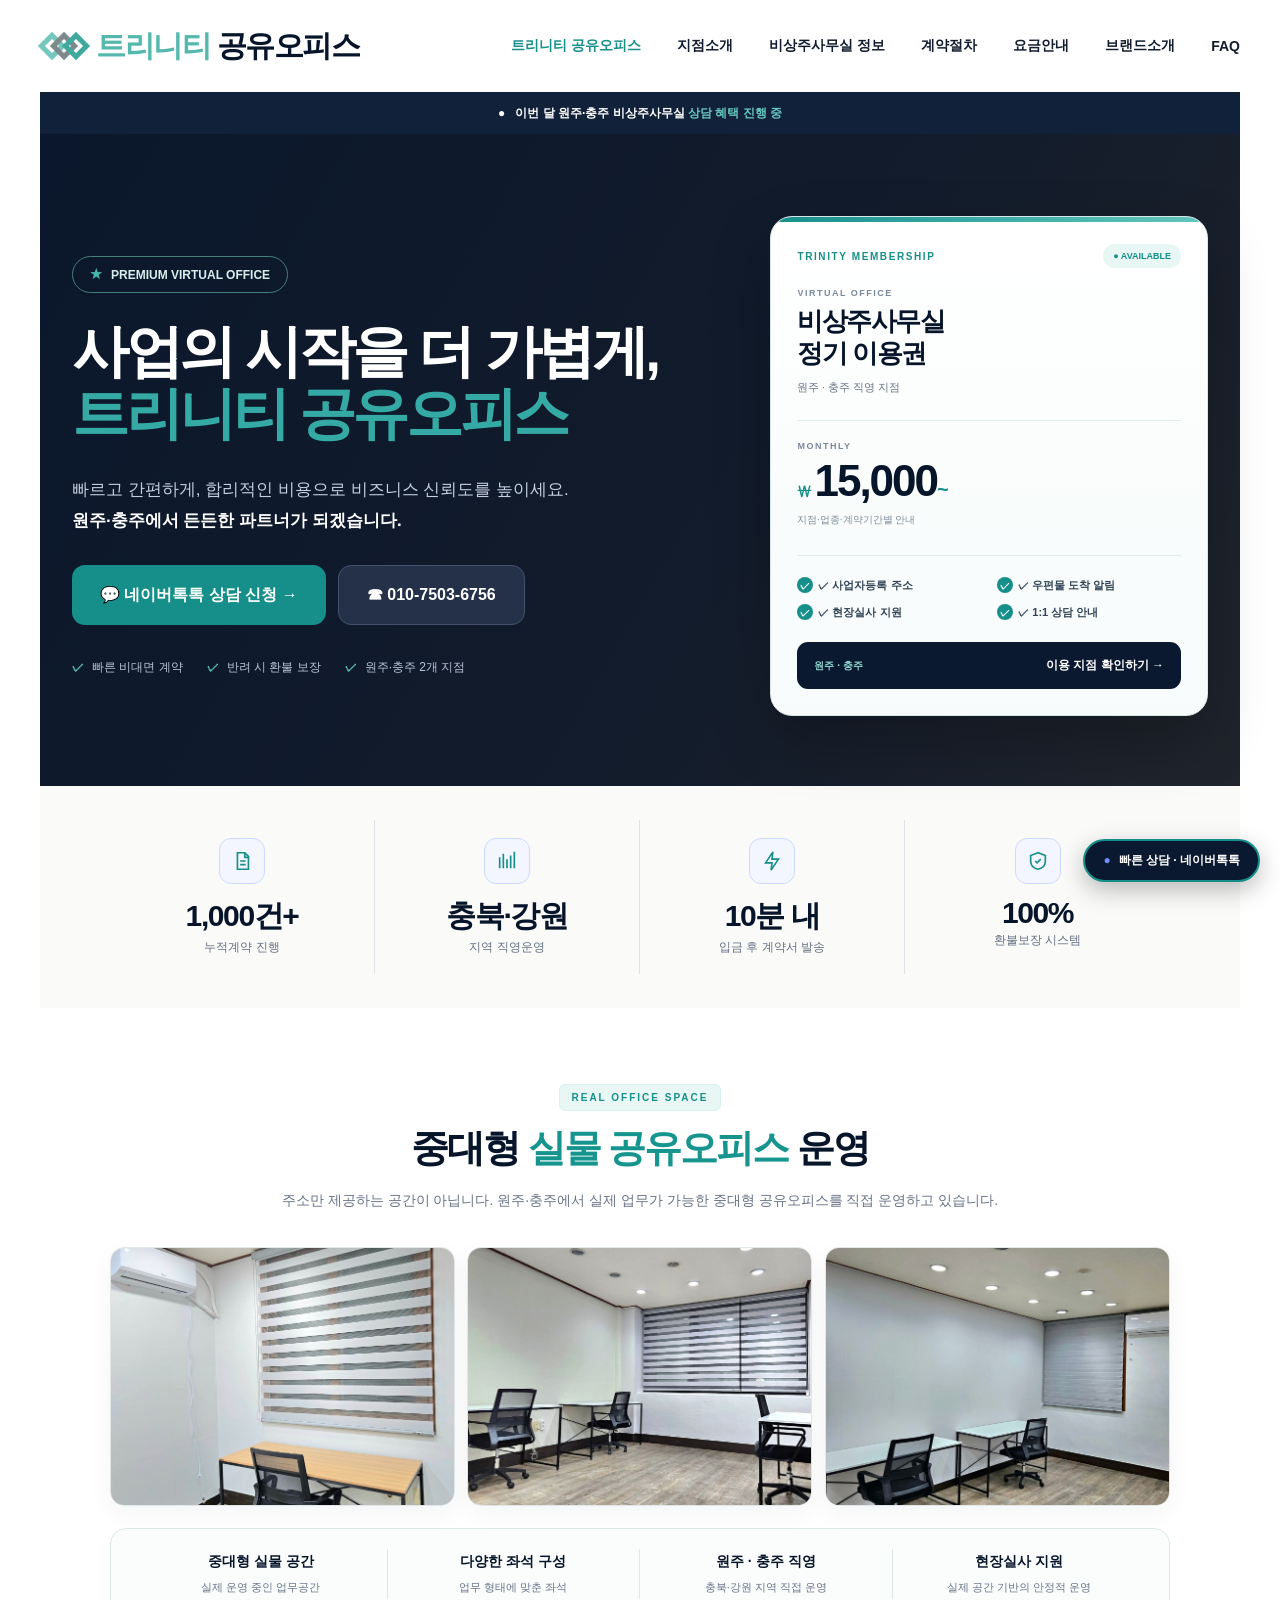
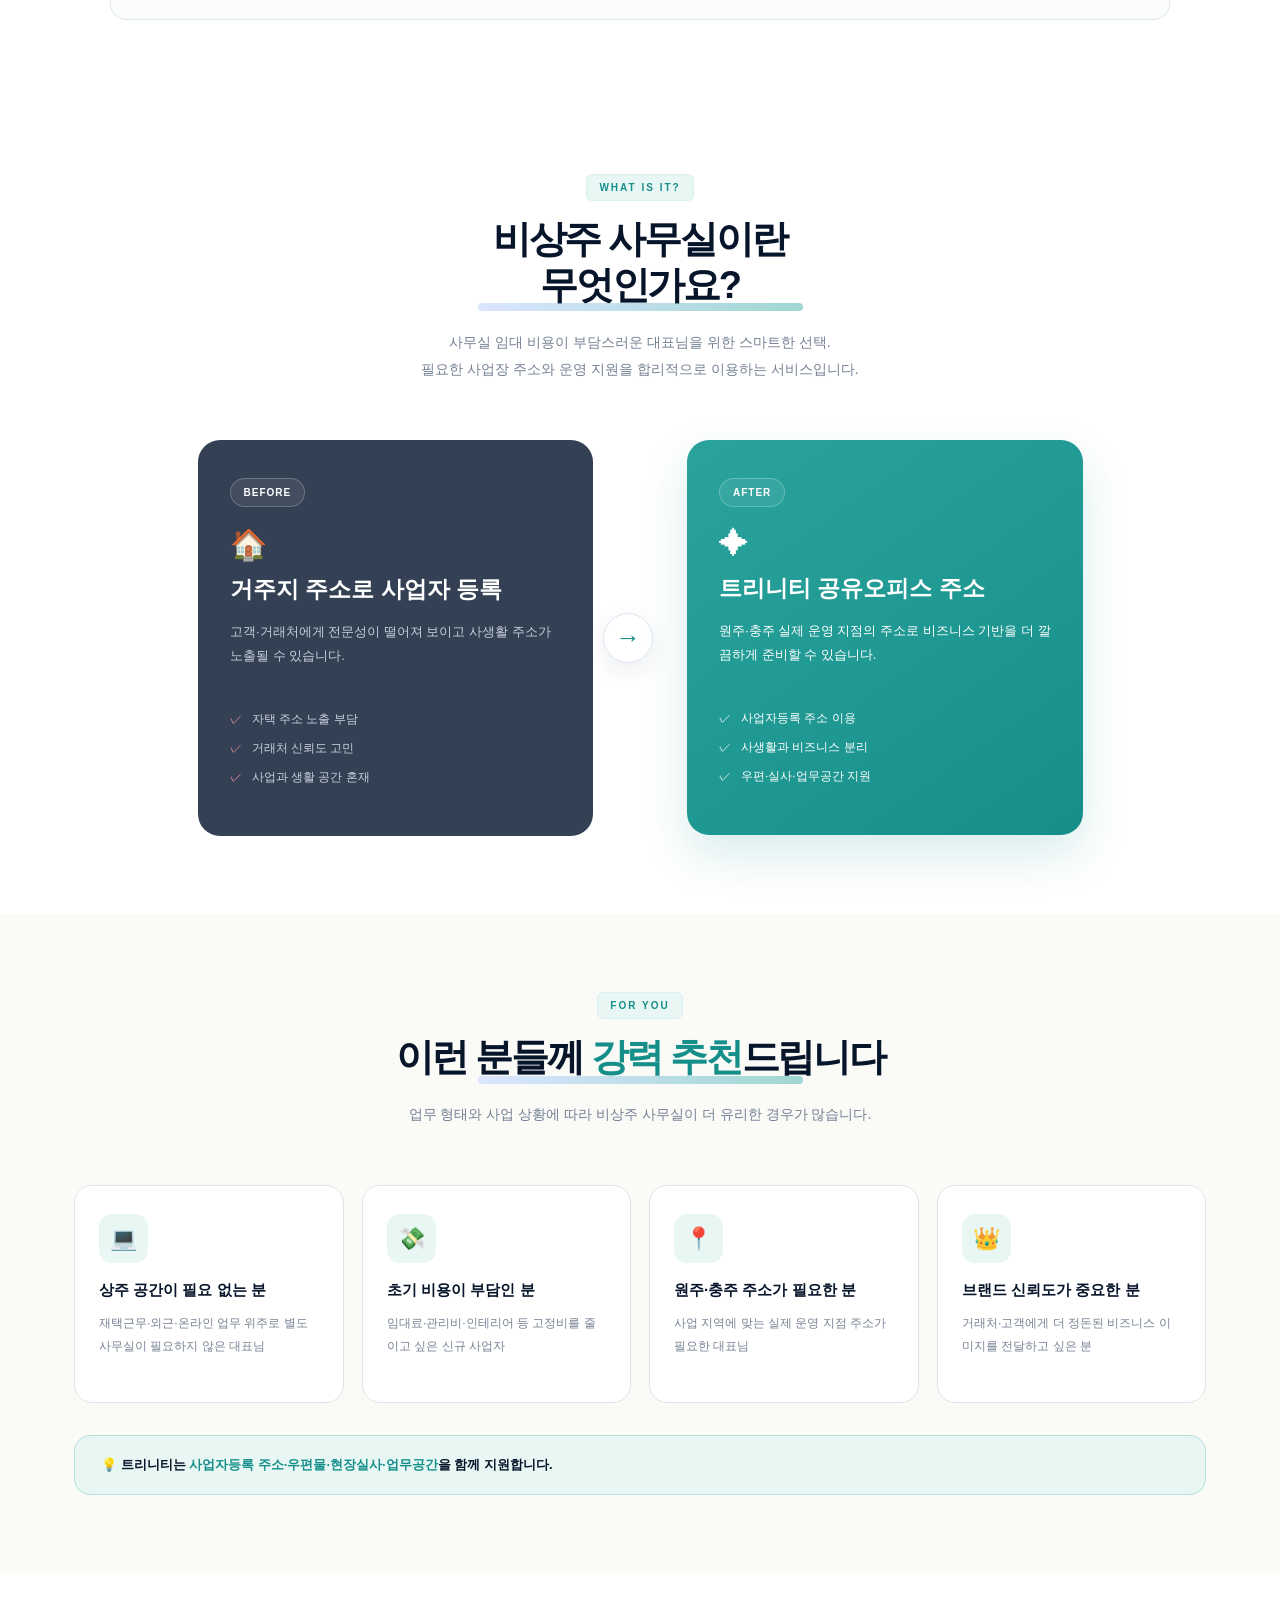
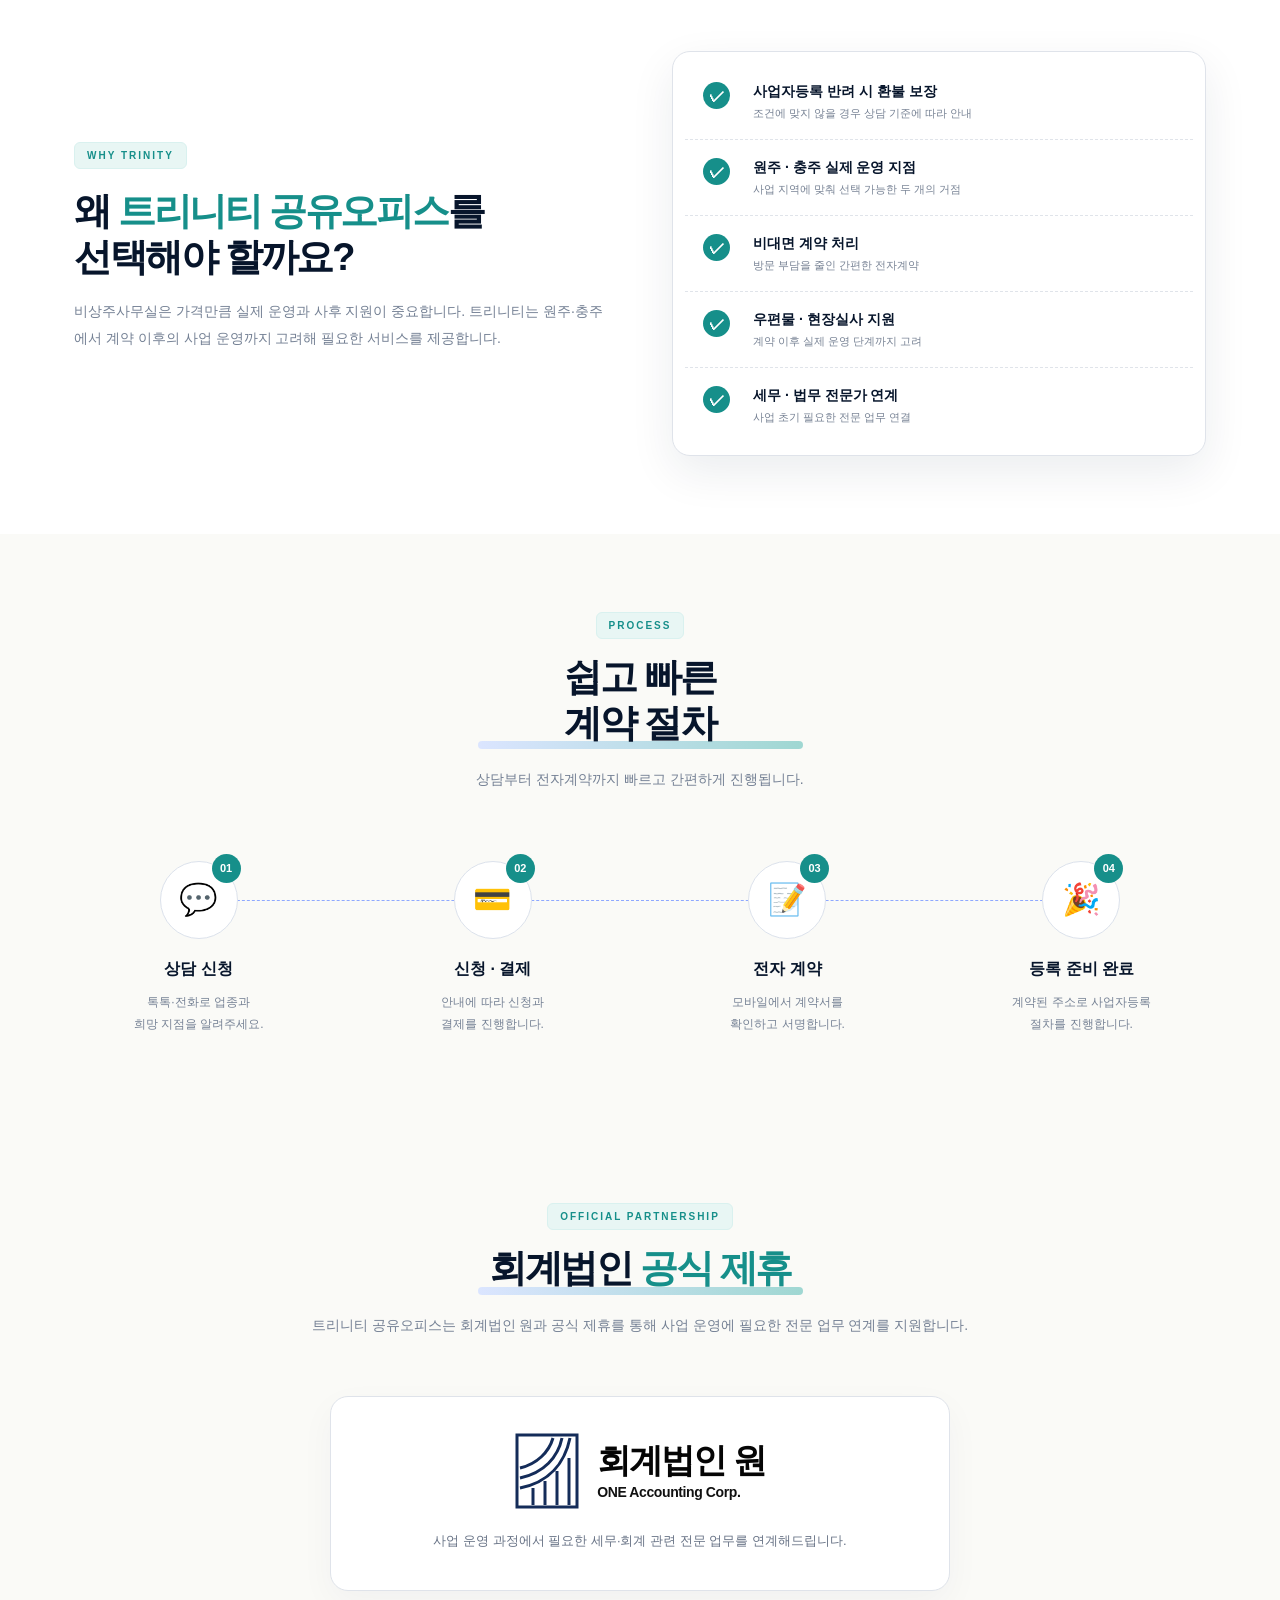
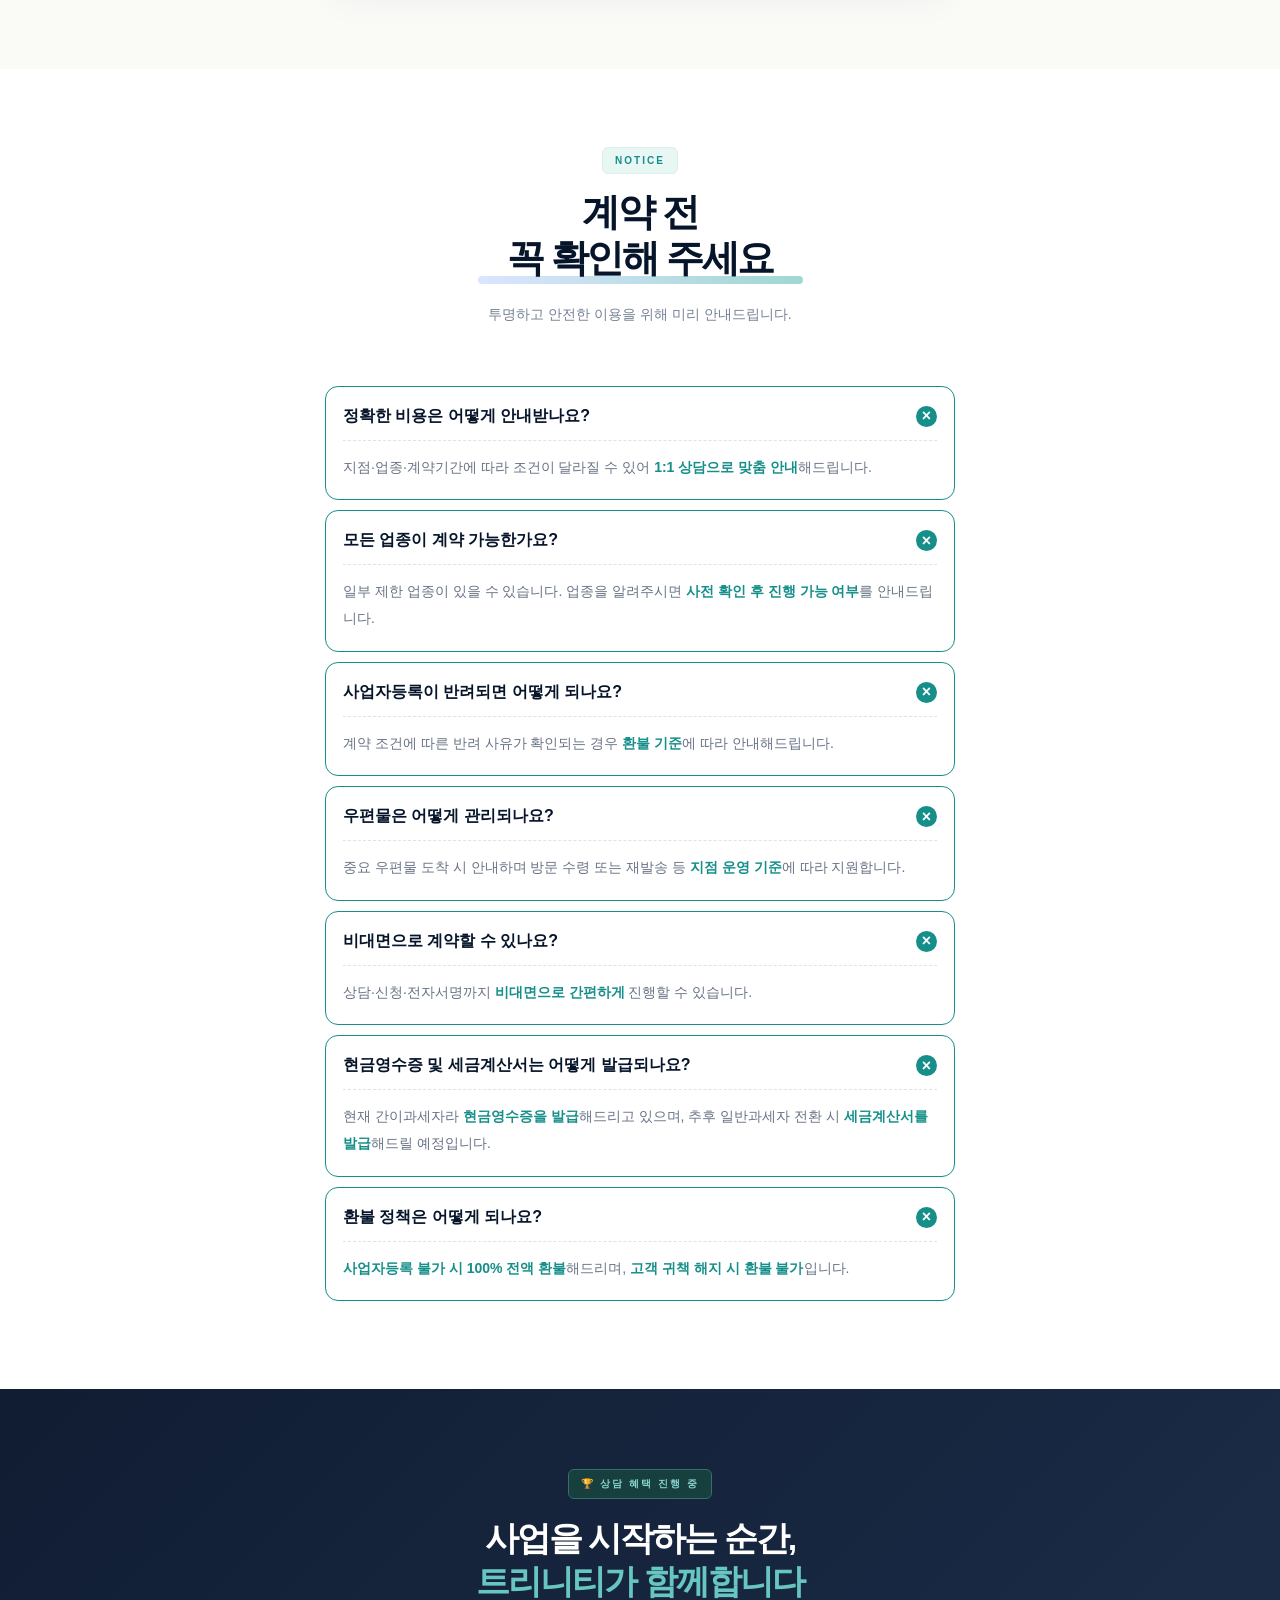
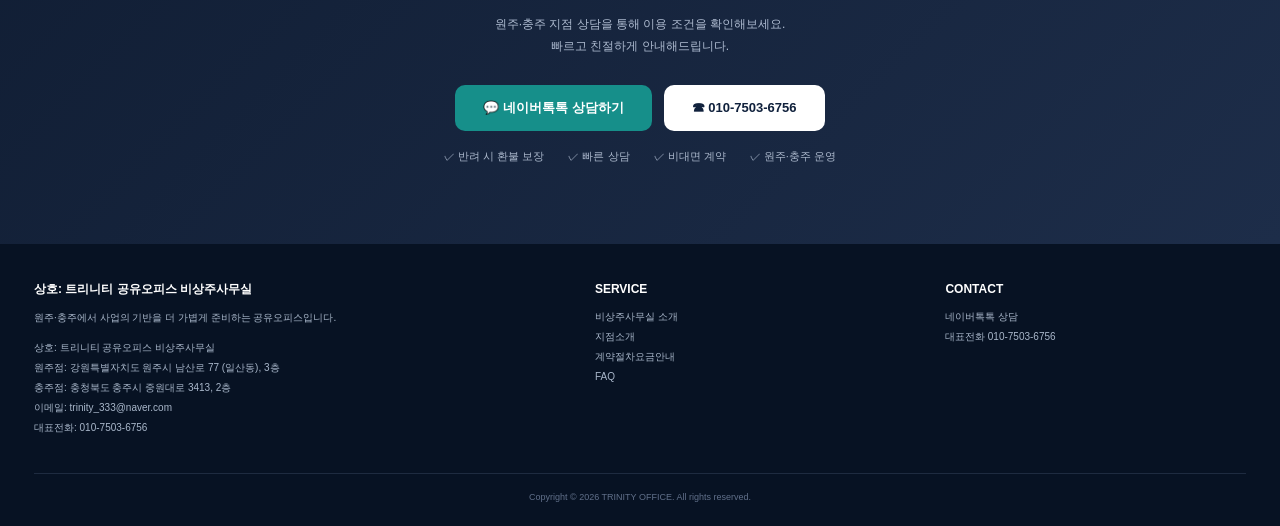
<file: index.html>
<!doctype html><html lang="ko"><head><meta charset="utf-8"><meta name="viewport" content="width=device-width,initial-scale=1">
<title>원주공유오피스 | 트리니티 원주점 · 충주점</title><meta name="description" content="원주·충주 비상주사무실, 사업자등록 주소, 우편물 알림, 현장실사 지원, 비대면 계약을 제공하는 트리니티 공유오피스."><meta name="robots" content="index,follow">
<link rel="icon" href="assets/trinity-blue-v2.ico" sizes="any"><style>
:root{--tn:#0b1930;--tn2:#132542;--blue:#168f8a;--blue2:#2aa9a3;--sky:#e9f7f5;--cream:#f8f8f5;--line:#e2e6ed;--text:#07152b;--muted:#687386}
*{box-sizing:border-box}html{scroll-behavior:smooth}body{margin:0;background:#fff;color:var(--text);font-family:Pretendard,"Noto Sans KR",Arial,sans-serif}.ref-page{max-width:1360px;margin:0 auto;background:#fff}.ref-wrap{width:calc(100% - 72px);max-width:1200px;margin:0 auto}.ref-header{height:92px;display:flex;align-items:center;justify-content:space-between}.ref-brand{font-size:24px;font-weight:900;letter-spacing:-1.2px;color:var(--text);text-decoration:none}.ref-brand i{font-style:normal;color:var(--blue)}.ref-nav{display:flex;gap:36px;align-items:center}.ref-nav a{font-size:14px;font-weight:750;color:#111c2e;text-decoration:none}.ref-nav a.active{color:var(--blue)}.page-title{font-size:30px;font-weight:900;margin:0 0 28px;letter-spacing:-1.5px}
.notice-bar{height:42px;background:#12213a;color:#fff;display:flex;align-items:center;justify-content:center;font-size:12px;font-weight:800}.notice-bar b{color:#67c7c0}.hero-ref{background:linear-gradient(120deg,#0b172c 0%,#111b2b 55%,#20242c 100%);min-height:625px;padding:82px 32px 70px;color:#fff;display:grid;grid-template-columns:1.25fr .85fr;gap:55px;align-items:center}.eyebrow{display:inline-flex;align-items:center;gap:9px;border:1px solid #477d7a;border-radius:999px;padding:9px 17px;font-size:12px;font-weight:850;color:#d8efed}.eyebrow:before{content:"★";color:#48b7b0}.hero-ref h1{font-size:57px;line-height:1.08;letter-spacing:-3.4px;margin:28px 0 30px}.hero-ref h1 span{color:#35aaa4}.hero-ref p{font-size:17px;line-height:1.85;color:#c4cfdf;margin:0 0 28px}.hero-ref p strong{color:#fff}.hero-actions{display:flex;gap:12px}.hero-btn{min-height:60px;padding:0 28px;border-radius:13px;display:inline-flex;align-items:center;justify-content:center;font-weight:850;text-decoration:none}.hero-btn.primary{background:var(--blue);color:#fff}.hero-btn.secondary{background:#253149;border:1px solid #44516a;color:#fff}.hero-points{display:flex;gap:24px;margin-top:34px;font-size:12px;color:#b9c5d6}.hero-points span:before{content:"✓";color:#55beb7;font-weight:900;margin-right:8px}.price-card{position:relative;background:linear-gradient(145deg,#35aaa4,#147f7b);color:#fff;border-radius:24px;padding:38px 36px 34px;transform:rotate(-2deg);box-shadow:0 28px 60px #0004}.price-badge{position:absolute;top:-17px;left:50%;transform:translateX(-50%);background:#0f716d;color:#fff;padding:9px 20px;border-radius:999px;font-size:12px;font-weight:900;white-space:nowrap}.price-card small{display:block;text-align:center;color:#d9f1ef;font-weight:800}.price-card h3{text-align:center;font-size:21px;margin:17px 0 6px}.price-card .price{text-align:center;font-size:51px;font-weight:950;margin:34px 0 5px;border-top:1px dashed #a8dcd8;padding-top:25px}.price-card .price em{font-style:normal;font-size:13px;margin-right:8px}.price-card .sub{text-align:center;font-size:12px;color:#d8efed}.price-note{background:#e8f6f4;color:#116f6b;border-radius:9px;padding:12px;text-align:center;font-size:11px;font-weight:800;margin:18px 0}.price-list{list-style:none;padding:0;margin:18px 0 25px}.price-list li{font-size:13px;margin:14px 0}.price-list li:before{content:"✓";display:inline-grid;place-items:center;width:19px;height:19px;border-radius:50%;background:#fff;color:var(--blue);margin-right:10px;font-weight:900}.price-cta{display:block;text-align:center;background:#0a1932;color:#fff;text-decoration:none;border-radius:12px;padding:17px;font-weight:900}
.stats{margin:0 auto;background:#fafaf8;display:grid;grid-template-columns:repeat(4,1fr);padding:34px 70px}.stat{text-align:center;padding:18px;border-right:1px solid #dfe2e7}.stat:last-child{border:0}.stat-icon{width:46px;height:46px;margin:0 auto 12px;border:1px solid #cdd9ff;background:#f3f6ff;border-radius:12px;display:grid;place-items:center;color:var(--blue)}.stat-icon svg{width:22px;height:22px;stroke:currentColor;fill:none;stroke-width:1.8}.stat strong{display:block;font-size:30px;letter-spacing:-1.4px}.stat span{font-size:12px;color:#647083}
.ref-section{padding:78px 74px}.ref-section.soft{background:#fafaf7}.center-head{text-align:center;margin-bottom:58px}.tag{display:inline-block;background:#e8f6f4;color:var(--blue);border:1px solid #d9f1ef;border-radius:6px;padding:7px 12px;font-size:10px;letter-spacing:2px;font-weight:900}.center-head h2,.left-head h2{font-size:38px;line-height:1.2;letter-spacing:-2.3px;margin:16px 0 17px}.center-head h2 span,.left-head h2 span{color:var(--blue)}.center-head h2:after{content:"";display:block;width:325px;max-width:70%;height:8px;margin:-5px auto 0;background:linear-gradient(90deg,#dbe5ff,#9fd7d2);border-radius:10px;position:relative;z-index:-1}.center-head p,.left-head p{font-size:14px;line-height:1.9;color:#748094}.compare{display:grid;grid-template-columns:1fr 74px 1fr;align-items:center;gap:10px;max-width:885px;margin:0 auto}.compare-card{min-height:395px;border-radius:22px;padding:38px 32px}.compare-card.before{background:#344154;color:#fff}.compare-card.after{background:linear-gradient(145deg,#2ba39d,#168f8a);color:#fff;box-shadow:0 20px 45px #168f8a2a}.chip{display:inline-block;border:1px solid #ffffff38;background:#ffffff12;border-radius:999px;padding:8px 13px;font-size:10px;font-weight:900;letter-spacing:1px}.compare-icon{font-size:30px;margin:20px 0 12px}.compare-card h3{font-size:23px;margin:0 0 15px}.compare-card p{font-size:13px;line-height:1.85;color:#c5cfdd}.compare-card.after p{color:#fff}.compare-card ul{list-style:none;padding:18px 0 0;margin:0}.compare-card li{font-size:12px;margin:12px 0;color:#c8d2df}.compare-card.after li{color:#fff}.compare-card li:before{content:"✓";margin-right:10px}.compare-card.before li:before{color:#ff9aa2}.compare-arrow{width:50px;height:50px;border-radius:50%;border:1px solid #dbe3f1;display:grid;place-items:center;font-size:25px;color:var(--blue);box-shadow:0 8px 25px #10204015}
.recommend-grid{display:grid;grid-template-columns:repeat(4,1fr);gap:18px}.rec{border:1px solid #dfe3ea;border-radius:18px;padding:28px 24px;min-height:218px;background:#fff}.rec-icon{width:49px;height:49px;border-radius:13px;background:#e8f6f4;display:grid;place-items:center;font-size:22px;margin-bottom:18px}.rec h3{font-size:15px;margin:0 0 12px}.rec p{font-size:12px;line-height:1.9;color:#778294}.tax-tip{margin-top:32px;border:1px solid #b6dfdc;background:#e8f6f4;border-radius:16px;padding:20px 26px;font-size:13px;font-weight:800}.tax-tip b{color:var(--blue)}
.why{display:grid;grid-template-columns:1fr 1fr;gap:64px;align-items:center}.left-head .tag{margin-bottom:4px}.left-head h2:after{display:none}.reason-box{border:1px solid #dfe3ea;border-radius:18px;background:#fff;box-shadow:0 16px 45px #0e234015;padding:12px}.reason{display:grid;grid-template-columns:38px 1fr;gap:12px;padding:18px;border-bottom:1px dashed #e0e4ea}.reason:last-child{border:0}.check{width:27px;height:27px;border-radius:50%;background:var(--blue);color:#fff;display:grid;place-items:center;font-weight:900}.reason b{font-size:14px}.reason span{display:block;font-size:11px;color:#778294;margin-top:5px}
.process{position:relative;display:grid;grid-template-columns:repeat(4,1fr);gap:45px;margin-top:68px}.process:before{content:"";position:absolute;left:10%;right:10%;top:39px;border-top:1px dashed #8ea8ff}.stepx{text-align:center;position:relative}.step-icon{width:78px;height:78px;margin:0 auto 20px;border-radius:50%;background:#fff;border:1px solid #dce2ec;display:grid;place-items:center;font-size:31px;position:relative}.step-no{position:absolute;right:-4px;top:-8px;width:29px;height:29px;border-radius:50%;background:var(--blue);color:#fff;font-size:11px;font-weight:900;display:grid;place-items:center}.stepx h3{font-size:16px;margin:0 0 9px}.stepx p{font-size:12px;color:#768295;line-height:1.8}
.faq-wrap{max-width:630px;margin:0 auto}.faq-item{border:1px solid var(--blue);border-radius:13px;padding:19px 17px;margin:10px 0}.faq-q{display:flex;justify-content:space-between;align-items:center;font-size:16px;font-weight:900}.faq-x{width:21px;height:21px;border-radius:50%;background:var(--blue);color:#fff;display:grid;place-items:center}.faq-a{font-size:14px;line-height:1.9;color:#687386;border-top:1px dashed #dfe3e8;margin-top:13px;padding-top:13px}.faq-a b{color:var(--blue)}
.cta-footer{background:linear-gradient(135deg,#101d33,#1d2d49);color:#fff;padding:80px 40px;text-align:center}.cta-footer .tag{background:#173f3d;border-color:#356e6b;color:#86d2cd}.cta-footer h2{font-size:34px;line-height:1.25;letter-spacing:-2px;margin:18px 0 12px}.cta-footer h2 span{color:#67c7c0}.cta-footer p{font-size:12px;line-height:1.8;color:#aebbd0}.cta-actions{display:flex;justify-content:center;gap:12px;margin:28px 0 18px}.cta-actions a{padding:14px 28px;border-radius:10px;text-decoration:none;font-size:13px;font-weight:900}.cta-actions .talk{background:var(--blue);color:#fff}.cta-actions .phone{background:#fff;color:#10213c}.trust{font-size:11px;color:#aab7cb}.trust span{margin:0 12px}.footer-ref{background:#071223;color:#c1ccdb;padding:35px 34px 24px;text-align:left}.footer-grid{display:grid;grid-template-columns:1.7fr 1fr 1fr;gap:50px}.footer-ref b{color:#fff;font-size:12px}.footer-ref p,.footer-ref a{font-size:10px;line-height:2;color:#a9b7ca;text-decoration:none}.copyright{text-align:center;border-top:1px solid #1e2b40;margin-top:25px;padding-top:18px;font-size:9px;color:#61708a}.float-ref{position:fixed;right:20px;bottom:18px;background:#0b1930;color:#fff;border:2px solid #168f8a;border-radius:999px;padding:11px 18px;text-decoration:none;font-size:12px;font-weight:900;box-shadow:0 8px 24px #0004;z-index:20}.float-ref:before{content:"●";color:#6f8fff;margin-right:8px}

.ref-brand-ko{display:flex;align-items:center;gap:7px;letter-spacing:-.7px;white-space:nowrap}.ref-brand-ko .brand-mark{display:flex;align-items:center;width:48px;height:25px;position:relative;margin-right:1px}.ref-brand-ko .brand-mark span{position:absolute;width:20px;height:20px;border:5px solid #55b8ad;transform:rotate(45deg);background:transparent}.ref-brand-ko .brand-mark span:nth-child(1){left:2px;border-color:#73c7bd}.ref-brand-ko .brand-mark span:nth-child(2){left:14px;border-color:#7f898b}.ref-brand-ko .brand-mark span:nth-child(3){left:26px;border-color:#3fa99d}.ref-brand-ko strong{font-size:22px;font-weight:950;color:#07152b}.ref-brand-ko small{font-size:12px;font-weight:850;color:#687386;margin-left:1px}

.real-office{padding:76px 32px;background:#fff}.real-office-inner{max-width:1060px;margin:0 auto}.real-office-head{text-align:center;margin-bottom:34px}.real-office-head h2{font-size:38px;letter-spacing:-2px;margin:12px 0 14px;color:#07152b}.real-office-head h2 span{color:#16958f}.real-office-head p{font-size:14px;line-height:1.8;color:#687386;margin:0}.office-gallery{display:grid;grid-template-columns:repeat(3,1fr);gap:12px}.office-gallery img{width:100%;aspect-ratio:4/3;object-fit:cover;border-radius:14px;display:block;border:1px solid #e1e7e9;box-shadow:0 8px 24px #0e23400c}.office-proof{margin-top:22px;border:1px solid #dce8e7;border-radius:16px;padding:20px 24px;display:grid;grid-template-columns:repeat(4,1fr);background:#fbfdfd}.office-proof div{padding:4px 18px;border-right:1px solid #dfe7e7;text-align:center}.office-proof div:last-child{border-right:0}.office-proof b{display:block;color:#07152b;font-size:14px;margin-bottom:6px}.office-proof span{font-size:11px;color:#687386}.accounting-lockup{display:flex;align-items:center;justify-content:center;gap:18px;margin:0 auto 20px}.accounting-symbol{width:64px;height:76px;flex:0 0 auto}.accounting-word{text-align:left;line-height:1}.accounting-word strong{display:block;font-size:34px;letter-spacing:-2px;color:#050505;font-weight:900}.accounting-word span{display:block;font-size:14px;color:#111;margin-top:8px;font-weight:700;letter-spacing:-.4px}
@media(max-width:800px){.real-office{padding:52px 18px}.real-office-head h2{font-size:30px}.office-gallery{grid-template-columns:1fr 1fr;gap:8px}.office-proof{grid-template-columns:1fr 1fr;padding:12px}.office-proof div{border-right:0;padding:12px 6px}.accounting-symbol{width:50px;height:60px}.accounting-word strong{font-size:27px}.accounting-word span{font-size:12px}.ref-page{width:100%}.ref-wrap{width:calc(100% - 32px)}.ref-header{height:68px}.ref-brand{font-size:18px}.ref-nav a{display:none}.ref-nav a:last-child{display:block}.page-title{font-size:24px;margin-bottom:18px}.hero-ref{grid-template-columns:1fr;padding:52px 22px;min-height:auto}.hero-ref h1{font-size:42px;letter-spacing:-2.4px}.price-card{transform:none}.hero-actions{display:grid}.hero-points{flex-wrap:wrap;gap:10px 18px}.stats{grid-template-columns:1fr 1fr;padding:20px}.stat:nth-child(2){border-right:0}.stat{border-bottom:1px solid #dfe2e7}.ref-section{padding:62px 20px}.center-head h2,.left-head h2{font-size:31px}.compare{grid-template-columns:1fr}.compare-arrow{margin:0 auto;transform:rotate(90deg)}.recommend-grid{grid-template-columns:1fr 1fr}.why{grid-template-columns:1fr;gap:30px}.process{grid-template-columns:1fr 1fr;gap:35px 15px}.process:before{display:none}.footer-grid{grid-template-columns:1fr}.float-ref{right:12px;bottom:12px}}

/* pricing section */
.pricing-section{padding:38px 0 54px}.pricing-shell{border:1px solid #dfe8e7;border-radius:20px;padding:30px;background:#fff;box-shadow:0 12px 34px #0f77700d}.pricing-kicker{font-size:11px;font-weight:900;letter-spacing:1.2px;color:#168f89}.pricing-head{display:flex;justify-content:space-between;gap:28px;align-items:end;margin:10px 0 24px}.pricing-head h2{margin:0;font-size:30px;letter-spacing:-1.8px;line-height:1.25}.pricing-head h2 span{color:#15948e}.pricing-head p{margin:0;color:#718080;font-size:12px}.pricing-grid{display:grid;grid-template-columns:1.25fr .75fr;gap:22px}.price-panel,.addon-panel{border:1px solid #dfe8e7;border-radius:16px;padding:22px;background:#fff}.branch-title{font-size:18px;font-weight:900;margin:0 0 10px}.branch-title small{font-size:11px;color:#168f89;background:#e9f7f5;border-radius:999px;padding:5px 8px;margin-left:7px}.rate-table{width:100%;border-collapse:collapse;margin-bottom:18px;font-size:13px}.rate-table th{background:#0f6f6b;color:#fff;padding:10px}.rate-table th:first-child{border-radius:8px 0 0 0}.rate-table th:last-child{border-radius:0 8px 0 0}.rate-table td{text-align:center;padding:10px;border-bottom:1px solid #e9eeee}.rate-table tbody tr:nth-child(even){background:#f4f9f8}.rate-table td:first-child{text-align:left;font-weight:800}.rate-table strong{font-size:15px}.discount{display:inline-block;margin-left:5px;padding:3px 6px;border-radius:5px;background:#d9f2ef;color:#087b75;font-size:10px;font-weight:900}.addon-panel h3{margin:0 0 15px;font-size:18px}.addon-top{display:grid;grid-template-columns:1fr 1fr;gap:10px;margin-bottom:14px}.addon-card{border:1px solid #dfe8e7;border-radius:12px;padding:15px}.addon-card.accent{background:#eff9f8}.addon-card span{display:block;font-size:11px;color:#748180}.addon-card strong{display:block;margin-top:7px;font-size:18px}.addon-card.accent strong{color:#168f89}.permit{border:1px solid #dfe8e7;border-radius:12px;overflow:hidden}.permit-head{padding:12px 14px;background:#f4f8f8;font-size:12px;font-weight:900}.permit-grid{display:grid;grid-template-columns:1fr 1fr}.permit-grid div{display:flex;justify-content:space-between;padding:11px 13px;border-top:1px solid #edf1f1;font-size:11px}.permit-grid b{color:#168f89}.pricing-note{font-size:10px;color:#879292;margin-top:9px}.pricing-cta{display:block;margin-top:15px;padding:14px;border-radius:10px;text-align:center;background:#168f89;color:#fff;text-decoration:none;font-weight:900}
@media(max-width:800px){.pricing-section{padding:24px 0 36px}.pricing-shell{padding:18px}.pricing-head{display:block}.pricing-head p{margin-top:10px}.pricing-grid{grid-template-columns:1fr}.pricing-head h2{font-size:25px}.rate-table{font-size:11px}.rate-table strong{font-size:13px}.addon-top,.permit-grid{grid-template-columns:1fr}}

/* requested fixes only: mobile Korean wrapping + hamburger menu */
.mobile-menu-btn{display:none;background:transparent;border:0;padding:8px;cursor:pointer;color:#07152b}
.mobile-menu-btn span{display:block;width:24px;height:3px;background:currentColor;margin:4px 0;border-radius:2px}
.mobile-menu-panel{display:none}
@media(max-width:800px){
  body,.hero-ref h1,.hero-ref p,.notice-bar,.hero-btn,.hero-points,.ref-section,.footer-ref{word-break:keep-all;overflow-wrap:normal}
  .ref-nav>a{display:none!important}
  .mobile-menu-btn{display:block}
  .mobile-menu-panel.open{display:block;position:absolute;top:68px;left:16px;right:16px;background:#fff;border:1px solid #e2e6ed;border-radius:12px;box-shadow:0 14px 36px #07152b26;padding:8px;z-index:100}
  .mobile-menu-panel a{display:block;padding:13px 14px;color:#07152b;text-decoration:none;font-size:14px;font-weight:800;border-bottom:1px solid #eef1f4}
  .mobile-menu-panel a:last-child{border-bottom:0}
  .ref-header{position:relative}
}

/* refined pricing panel - replaces previous card design */
.price-console{position:relative;transform:none!important;background:linear-gradient(180deg,#ffffff 0%,#f7fbfb 100%)!important;color:#07152b!important;border:1px solid #d9e8e6;border-radius:22px!important;padding:0!important;overflow:hidden;box-shadow:0 24px 60px rgba(0,0,0,.24)!important}
.price-console:before{content:"";display:block;height:5px;background:linear-gradient(90deg,#168f8a,#62c6bf)}
.console-top{padding:22px 26px 12px;display:flex;align-items:center;justify-content:space-between}.console-label{font-size:10px;font-weight:900;letter-spacing:1.6px;color:#168f8a}.console-status{font-size:9px;font-weight:900;color:#168f8a;background:#e8f6f4;border-radius:999px;padding:7px 10px}
.console-main{padding:8px 26px 22px}.console-copy small{display:block!important;text-align:left!important;color:#7b8a98!important;font-size:9px;letter-spacing:1.5px}.console-copy h3{text-align:left!important;font-size:26px!important;line-height:1.22;margin:8px 0 8px!important;letter-spacing:-1.4px}.console-copy p{font-size:11px;color:#687386;margin:0}.console-price{margin-top:22px;padding:20px 0 4px;border-top:1px solid #e1eceb}.console-price>span{display:block;font-size:9px;font-weight:900;letter-spacing:1.5px;color:#7b8a98}.console-price strong{display:block;font-size:44px;line-height:1;margin:8px 0 8px;letter-spacing:-2px;white-space:nowrap;color:#07152b}.console-price strong em{font-style:normal;font-size:15px;margin-right:5px;color:#168f8a}.console-price strong small{display:inline!important;color:#168f8a!important;font-size:20px!important}.console-price p{font-size:10px;color:#7b8a98;margin:0}.console-divider{height:1px;background:#e1eceb;margin:0 26px}.console-grid{display:grid;grid-template-columns:1fr 1fr;gap:12px 16px;padding:22px 26px;color:#314356;font-size:11px;font-weight:800}.console-grid span{position:relative;padding-left:21px;word-break:keep-all}.console-grid span:before{content:"✓";position:absolute;left:0;top:-1px;width:16px;height:16px;border-radius:50%;display:grid;place-items:center;background:#168f8a;color:#fff;font-size:10px}.console-cta{margin:0 26px 26px!important;padding:15px 17px!important;border-radius:11px!important;display:flex!important;align-items:center;justify-content:space-between;text-align:left!important;background:#0b1930!important}.console-cta span{font-size:10px;color:#8fd6d1}.console-cta b{font-size:12px;color:#fff}
@media(max-width:800px){.price-console{margin-top:10px}.console-top{padding:20px 22px 10px}.console-main{padding:8px 22px 20px}.console-copy h3{font-size:23px!important}.console-price strong{font-size:38px}.console-divider{margin:0 22px}.console-grid{padding:20px 22px;grid-template-columns:1fr;gap:12px}.console-cta{margin:0 22px 22px!important}.hero-ref h1,.hero-ref p,.notice-bar,.console-copy h3,.console-copy p,.console-grid span,.console-cta{word-break:keep-all;overflow-wrap:break-word}}

/* mobile polish v2: 2-up swipe gallery + exact 2-line hero + restored visual cues */
@media(max-width:800px){
  .hero-ref h1{font-size:clamp(31px,9.2vw,37px);line-height:1.16;letter-spacing:-2.2px;white-space:nowrap;margin:24px 0 22px}
  .hero-ref h1 br{display:block}
  .hero-ref h1 span{white-space:nowrap}
  .office-gallery{display:flex;grid-template-columns:none;gap:10px;overflow-x:auto;scroll-snap-type:x mandatory;-webkit-overflow-scrolling:touch;padding:0 2px 10px;scrollbar-width:none}
  .office-gallery::-webkit-scrollbar{display:none}
  .office-gallery img{flex:0 0 calc((100% - 10px)/2);width:calc((100% - 10px)/2);aspect-ratio:1.28/1;scroll-snap-align:start;border-radius:14px}
  .office-gallery:after{content:"→ 옆으로 넘겨보기";flex:0 0 118px;min-height:120px;display:grid;place-items:center;text-align:center;color:#168f89;background:#eff9f8;border:1px dashed #9fd4cf;border-radius:14px;font-size:11px;font-weight:900;scroll-snap-align:end}
  .hero-points span:before{display:inline!important}
  .stat-icon,.rec-icon,.step-icon,.compare-icon{display:grid!important;visibility:visible!important;opacity:1!important}
}
</style><style>
/* Mobile readability & spacing refinement */
@media (max-width: 767px){
  html{-webkit-text-size-adjust:100%;}
  body{line-height:1.7;word-break:keep-all;overflow-wrap:break-word;}
  p,li,span,a,b,strong,h1,h2,h3,h4,summary{word-break:keep-all;}
  .wrap,.ref-wrap{width:calc(100% - 36px)!important;max-width:none!important;margin-left:auto!important;margin-right:auto!important;}
  section,.ref-section{padding-left:0!important;padding-right:0!important;}
  .ref-section{padding-top:60px!important;padding-bottom:60px!important;}
  .section-head,.center-head,.left-head{margin-bottom:32px!important;}
  .section-head h2,.center-head h2,.left-head h2{line-height:1.28!important;letter-spacing:-1.4px!important;margin-top:12px!important;margin-bottom:14px!important;}
  .section-head p,.center-head p,.left-head p,.lead,.hook-desc{font-size:15px!important;line-height:1.8!important;}
  .card,.rec,.branch,.compare-card,.virtual-feature,.about-story-card{padding:24px 20px!important;}
  .grid3,.grid4,.service-six,.recommend-grid{gap:14px!important;}
  .hero-actions,.actions,.cta-actions{gap:10px!important;}
  .btn,.hero-btn,.cta-actions a{padding-left:18px!important;padding-right:18px!important;line-height:1.35!important;}
  .hero-points,.hook-points{gap:10px 14px!important;line-height:1.55!important;}
  .faq-item{padding:18px 16px!important;}
  .faq-q,.faq-a{line-height:1.65!important;}
  .footer-grid,.foot{gap:24px!important;}
}
@media (max-width: 540px){
  .wrap,.ref-wrap{width:calc(100% - 32px)!important;}
  section{padding-top:58px!important;padding-bottom:58px!important;}
  .hero-ref{padding:58px 18px 54px!important;gap:34px!important;}
  .hero-ref h1,.hook-title{font-size:39px!important;line-height:1.14!important;letter-spacing:-2px!important;margin-top:20px!important;margin-bottom:22px!important;}
  .hero-ref p{font-size:15px!important;line-height:1.8!important;}
  .hero-actions{flex-direction:column!important;}
  .hero-btn{width:100%!important;min-height:54px!important;}
  .hero-points{display:grid!important;grid-template-columns:1fr!important;margin-top:24px!important;}
  .price-card{padding:32px 22px 26px!important;}
  .stats{grid-template-columns:1fr 1fr!important;padding:24px 14px!important;}
  .stat{padding:18px 8px!important;}
  .center-head h2,.left-head h2,.section-head h2{font-size:31px!important;}
  .compare{grid-template-columns:1fr!important;gap:14px!important;}
  .compare-arrow{transform:rotate(90deg);margin:auto!important;}
  .process{grid-template-columns:1fr!important;gap:28px!important;margin-top:40px!important;}
  .process:before{display:none!important;}
  .why{grid-template-columns:1fr!important;gap:30px!important;}
  .float-ref{left:16px!important;right:16px!important;bottom:12px!important;text-align:center!important;}
}
</style>

<style id="trinity-mobile-centering-v4">
@media (max-width:540px){
  html,body{width:100%;max-width:100%;overflow-x:hidden!important;}
  .ref-page,.ref-wrap{max-width:100%!important;box-sizing:border-box!important;}
  .hero-ref{width:100%!important;box-sizing:border-box!important;padding:52px 20px 50px!important;text-align:center!important;justify-items:center!important;overflow:hidden!important;}
  .hero-ref>div{width:100%!important;max-width:100%!important;min-width:0!important;margin:0 auto!important;text-align:center!important;}
  .eyebrow{margin-left:auto!important;margin-right:auto!important;}
  .hero-ref h1{font-size:clamp(29px,8.25vw,35px)!important;line-height:1.16!important;letter-spacing:-1.7px!important;width:100%!important;max-width:100%!important;white-space:normal!important;text-align:center!important;margin:24px auto 22px!important;}
  .hero-ref h1 br{display:block!important;}
  .hero-ref h1 span{white-space:nowrap!important;display:inline-block!important;}
  .hero-ref p{width:100%!important;max-width:330px!important;margin:0 auto 26px!important;text-align:center!important;font-size:14px!important;line-height:1.75!important;}
  .hero-ref p br{display:none!important;}
  .hero-actions{width:100%!important;display:flex!important;flex-direction:column!important;align-items:center!important;}
  .hero-btn{width:100%!important;max-width:330px!important;box-sizing:border-box!important;margin:0 auto!important;text-align:center!important;}
  .hero-points{width:100%!important;max-width:330px!important;margin:23px auto 0!important;justify-items:center!important;text-align:center!important;}
  .hero-points span{width:100%!important;text-align:center!important;}
  .price-console,.price-card{width:100%!important;max-width:340px!important;box-sizing:border-box!important;margin-left:auto!important;margin-right:auto!important;}
  .float-ref{width:auto!important;max-width:calc(100% - 32px)!important;box-sizing:border-box!important;margin:0 auto!important;}
}
@media (max-width:390px){
 .hero-ref h1{font-size:clamp(27px,8vw,31px)!important;letter-spacing:-1.4px!important;}
}
</style>
<style id="trinity-motion-v3">
/* Subtle entrance motion for text and photos */
.motion-reveal{opacity:0;transform:translateY(18px);transition:opacity .7s ease,transform .7s cubic-bezier(.22,.61,.36,1);will-change:opacity,transform}
.motion-reveal.motion-in{opacity:1;transform:translateY(0)}
img.motion-reveal{transform:translateY(16px) scale(.985);transition:opacity .75s ease,transform .85s cubic-bezier(.22,.61,.36,1)}
img.motion-reveal.motion-in{transform:translateY(0) scale(1)}
.motion-delay-1{transition-delay:.07s}.motion-delay-2{transition-delay:.14s}.motion-delay-3{transition-delay:.21s}
@media (prefers-reduced-motion:reduce){.motion-reveal{opacity:1!important;transform:none!important;transition:none!important}}
</style>
</head><body><div class="ref-page">
<div class="ref-wrap"><header class="ref-header"><a class="ref-brand ref-brand-ko" href="index.html"><span class="brand-mark"><span></span><span></span><span></span></span><strong style="font-size:30px;letter-spacing:-1.5px"><span style="color:#55b8ad">트리니티</span> <span style="color:#07152b">공유오피스</span></strong></a><nav class="ref-nav"><a class="active" href="index.html">트리니티 공유오피스</a><a href="branches.html">지점소개</a><a href="virtual-office.html">비상주사무실 정보</a><a href="contract.html">계약절차</a><a href="pricing.html">요금안내</a><a href="about.html">브랜드소개</a><a href="faq.html">FAQ</a><button class="mobile-menu-btn" type="button" aria-label="메뉴 열기" aria-expanded="false"><span></span><span></span><span></span></button></nav><div class="mobile-menu-panel" id="mobileMenu"><a href="branches.html">지점소개</a><a href="virtual-office.html">비상주사무실이란?</a><a href="about.html">트리니티 소개</a><a href="contract.html">계약절차</a><a href="pricing.html">요금안내</a><a href="faq.html">FAQ</a><a target="_blank" href="https://talk.naver.com/profile/wohkm1o">상담 문의</a></div></header></div>

<div class="ref-wrap"><div class="notice-bar">●&nbsp;&nbsp; 이번 달 원주·충주 비상주사무실 <b>&nbsp;상담 혜택 진행 중</b></div>
<section class="hero-ref"><div><span class="eyebrow">PREMIUM VIRTUAL OFFICE</span><h1>사업의 시작을 더 가볍게,<br><span>트리니티 공유오피스</span></h1><p>빠르고 간편하게, 합리적인 비용으로 비즈니스 신뢰도를 높이세요.<br><strong>원주·충주에서 든든한 파트너가 되겠습니다.</strong></p><div class="hero-actions"><a class="hero-btn primary" target="_blank" href="https://talk.naver.com/profile/wohkm1o">💬 네이버톡톡 상담 신청 →</a><a class="hero-btn secondary" href="tel:01075036756">☎ 010-7503-6756</a></div><div class="hero-points"><span>빠른 비대면 계약</span><span>반려 시 환불 보장</span><span>원주·충주 2개 지점</span></div></div>
<div class="price-card price-console"><div class="console-top"><span class="console-label">TRINITY MEMBERSHIP</span><span class="console-status">● AVAILABLE</span></div><div class="console-main"><div class="console-copy"><small>VIRTUAL OFFICE</small><h3>비상주사무실<br>정기 이용권</h3><p>원주 · 충주 직영 지점</p></div><div class="console-price"><span>MONTHLY</span><strong><em>₩</em>15,000<small>~</small></strong><p>지점·업종·계약기간별 안내</p></div></div><div class="console-divider"></div><div class="console-grid"><span>✓ 사업자등록 주소</span><span>✓ 우편물 도착 알림</span><span>✓ 현장실사 지원</span><span>✓ 1:1 상담 안내</span></div><a class="price-cta console-cta" href="branches.html"><span>원주 · 충주</span><b>이용 지점 확인하기 →</b></a></div></section>
<div class="stats"><div class="stat"><div class="stat-icon"><svg viewBox="0 0 24 24"><path d="M7 3h8l4 4v14H7z"/><path d="M15 3v5h5M10 12h6M10 16h6"/></svg></div><strong>1,000건+</strong><span>누적계약 진행</span></div><div class="stat"><div class="stat-icon"><svg viewBox="0 0 24 24"><path d="M4 20V8m4 12V4m4 16V10m4 10V6m4 14V2"/></svg></div><strong>충북·강원</strong><span>지역 직영운영</span></div><div class="stat"><div class="stat-icon"><svg viewBox="0 0 24 24"><path d="m13 2-8 12h7l-1 8 8-12h-7z"/></svg></div><strong>10분 내</strong><span>입금 후 계약서 발송</span></div><div class="stat"><div class="stat-icon"><svg viewBox="0 0 24 24"><path d="M12 3 4 6v6c0 5 3.5 8 8 9 4.5-1 8-4 8-9V6z"/><path d="m9 12 2 2 4-4"/></svg></div><strong>100%</strong><span>환불보장 시스템</span></div></div></div>
<section class="real-office"><div class="real-office-inner"><div class="real-office-head"><span class="tag">REAL OFFICE SPACE</span><h2>중대형 <span>실물 공유오피스</span> 운영</h2><p>주소만 제공하는 공간이 아닙니다. 원주·충주에서 실제 업무가 가능한 중대형 공유오피스를 직접 운영하고 있습니다.</p></div><div class="office-gallery"><img src="assets/images/office-1.jpg" alt="트리니티 공유오피스 실내 1"><img src="assets/images/office-2.jpg" alt="트리니티 공유오피스 실내 2"><img src="assets/images/office-3.jpg" alt="트리니티 공유오피스 실내 3"></div><div class="office-proof"><div><b>중대형 실물 공간</b><span>실제 운영 중인 업무공간</span></div><div><b>다양한 좌석 구성</b><span>업무 형태에 맞춘 좌석</span></div><div><b>원주 · 충주 직영</b><span>충북·강원 지역 직접 운영</span></div><div><b>현장실사 지원</b><span>실제 공간 기반의 안정적 운영</span></div></div></div></section>
<section class="ref-section"><div class="center-head"><span class="tag">WHAT IS IT?</span><h2>비상주 사무실이란<br>무엇인가요?</h2><p>사무실 임대 비용이 부담스러운 대표님을 위한 스마트한 선택.<br>필요한 사업장 주소와 운영 지원을 합리적으로 이용하는 서비스입니다.</p></div><div class="compare"><div class="compare-card before"><span class="chip">BEFORE</span><div class="compare-icon">🏠</div><h3>거주지 주소로 사업자 등록</h3><p>고객·거래처에게 전문성이 떨어져 보이고 사생활 주소가 노출될 수 있습니다.</p><ul><li>자택 주소 노출 부담</li><li>거래처 신뢰도 고민</li><li>사업과 생활 공간 혼재</li></ul></div><div class="compare-arrow">→</div><div class="compare-card after"><span class="chip">AFTER</span><div class="compare-icon">✦</div><h3>트리니티 공유오피스 주소</h3><p>원주·충주 실제 운영 지점의 주소로 비즈니스 기반을 더 깔끔하게 준비할 수 있습니다.</p><ul><li>사업자등록 주소 이용</li><li>사생활과 비즈니스 분리</li><li>우편·실사·업무공간 지원</li></ul></div></div></section>
<section class="ref-section soft"><div class="center-head"><span class="tag">FOR YOU</span><h2>이런 분들께 <span>강력 추천</span>드립니다</h2><p>업무 형태와 사업 상황에 따라 비상주 사무실이 더 유리한 경우가 많습니다.</p></div><div class="recommend-grid"><div class="rec"><div class="rec-icon">💻</div><h3>상주 공간이 필요 없는 분</h3><p>재택근무·외근·온라인 업무 위주로 별도 사무실이 필요하지 않은 대표님</p></div><div class="rec"><div class="rec-icon">💸</div><h3>초기 비용이 부담인 분</h3><p>임대료·관리비·인테리어 등 고정비를 줄이고 싶은 신규 사업자</p></div><div class="rec"><div class="rec-icon">📍</div><h3>원주·충주 주소가 필요한 분</h3><p>사업 지역에 맞는 실제 운영 지점 주소가 필요한 대표님</p></div><div class="rec"><div class="rec-icon">👑</div><h3>브랜드 신뢰도가 중요한 분</h3><p>거래처·고객에게 더 정돈된 비즈니스 이미지를 전달하고 싶은 분</p></div></div><div class="tax-tip">💡 트리니티는 <b>사업자등록 주소·우편물·현장실사·업무공간</b>을 함께 지원합니다.</div></section>
<section class="ref-section"><div class="why"><div class="left-head"><span class="tag">WHY TRINITY</span><h2>왜 <span>트리니티 공유오피스</span>를<br>선택해야 할까요?</h2><p>비상주사무실은 가격만큼 실제 운영과 사후 지원이 중요합니다. 트리니티는 원주·충주에서 계약 이후의 사업 운영까지 고려해 필요한 서비스를 제공합니다.</p></div><div class="reason-box"><div class="reason"><div class="check">✓</div><div><b>사업자등록 반려 시 환불 보장</b><span>조건에 맞지 않을 경우 상담 기준에 따라 안내</span></div></div><div class="reason"><div class="check">✓</div><div><b>원주 · 충주 실제 운영 지점</b><span>사업 지역에 맞춰 선택 가능한 두 개의 거점</span></div></div><div class="reason"><div class="check">✓</div><div><b>비대면 계약 처리</b><span>방문 부담을 줄인 간편한 전자계약</span></div></div><div class="reason"><div class="check">✓</div><div><b>우편물 · 현장실사 지원</b><span>계약 이후 실제 운영 단계까지 고려</span></div></div><div class="reason"><div class="check">✓</div><div><b>세무 · 법무 전문가 연계</b><span>사업 초기 필요한 전문 업무 연결</span></div></div></div></div></section>
<section class="ref-section soft"><div class="center-head"><span class="tag">PROCESS</span><h2>쉽고 빠른<br>계약 절차</h2><p>상담부터 전자계약까지 빠르고 간편하게 진행됩니다.</p></div><div class="process"><div class="stepx"><div class="step-icon">💬<span class="step-no">01</span></div><h3>상담 신청</h3><p>톡톡·전화로 업종과<br>희망 지점을 알려주세요.</p></div><div class="stepx"><div class="step-icon">💳<span class="step-no">02</span></div><h3>신청 · 결제</h3><p>안내에 따라 신청과<br>결제를 진행합니다.</p></div><div class="stepx"><div class="step-icon">📝<span class="step-no">03</span></div><h3>전자 계약</h3><p>모바일에서 계약서를<br>확인하고 서명합니다.</p></div><div class="stepx"><div class="step-icon">🎉<span class="step-no">04</span></div><h3>등록 준비 완료</h3><p>계약된 주소로 사업자등록<br>절차를 진행합니다.</p></div></div></section>
<section class="ref-section soft"><div class="center-head"><span class="tag">OFFICIAL PARTNERSHIP</span><h2>회계법인 <span>공식 제휴</span></h2><p>트리니티 공유오피스는 회계법인 원과 공식 제휴를 통해 사업 운영에 필요한 전문 업무 연계를 지원합니다.</p></div><div style="max-width:620px;margin:0 auto"><div style="border:1px solid #dfe3ea;border-radius:18px;padding:36px 42px;background:#fff;text-align:center;box-shadow:0 12px 35px #0e23400a"><div class="accounting-lockup"><svg class="accounting-symbol" viewBox="0 0 64 76" aria-hidden="true"><rect x="2" y="2" width="60" height="72" fill="none" stroke="#142c59" stroke-width="3"/><path d="M5 35 C22 31 34 19 38 5 M5 45 C29 40 43 24 47 5 M5 55 C35 49 50 29 55 5 M18 72 V55 M30 72 V48 M42 72 V38 M54 72 V25" fill="none" stroke="#142c59" stroke-width="3"/></svg><div class="accounting-word"><strong>회계법인 원</strong><span>ONE Accounting Corp.</span></div></div><p style="font-size:13px;line-height:1.9;color:#687386;margin:0">사업 운영 과정에서 필요한 세무·회계 관련 전문 업무를 연계해드립니다.</p></div></div></section><section class="ref-section"><div class="center-head"><span class="tag">NOTICE</span><h2>계약 전<br>꼭 확인해 주세요</h2><p>투명하고 안전한 이용을 위해 미리 안내드립니다.</p></div><div class="faq-wrap"><div class="faq-item"><div class="faq-q">정확한 비용은 어떻게 안내받나요?<span class="faq-x">×</span></div><div class="faq-a">지점·업종·계약기간에 따라 조건이 달라질 수 있어 <b>1:1 상담으로 맞춤 안내</b>해드립니다.</div></div><div class="faq-item"><div class="faq-q">모든 업종이 계약 가능한가요?<span class="faq-x">×</span></div><div class="faq-a">일부 제한 업종이 있을 수 있습니다. 업종을 알려주시면 <b>사전 확인 후 진행 가능 여부</b>를 안내드립니다.</div></div><div class="faq-item"><div class="faq-q">사업자등록이 반려되면 어떻게 되나요?<span class="faq-x">×</span></div><div class="faq-a">계약 조건에 따른 반려 사유가 확인되는 경우 <b>환불 기준</b>에 따라 안내해드립니다.</div></div><div class="faq-item"><div class="faq-q">우편물은 어떻게 관리되나요?<span class="faq-x">×</span></div><div class="faq-a">중요 우편물 도착 시 안내하며 방문 수령 또는 재발송 등 <b>지점 운영 기준</b>에 따라 지원합니다.</div></div><div class="faq-item"><div class="faq-q">비대면으로 계약할 수 있나요?<span class="faq-x">×</span></div><div class="faq-a">상담·신청·전자서명까지 <b>비대면으로 간편하게</b> 진행할 수 있습니다.</div></div><div class="faq-item"><div class="faq-q">현금영수증 및 세금계산서는 어떻게 발급되나요?<span class="faq-x">×</span></div><div class="faq-a">현재 간이과세자라 <b>현금영수증을 발급</b>해드리고 있으며, 추후 일반과세자 전환 시 <b>세금계산서를 발급</b>해드릴 예정입니다.</div></div><div class="faq-item"><div class="faq-q">환불 정책은 어떻게 되나요?<span class="faq-x">×</span></div><div class="faq-a"><b>사업자등록 불가 시 100% 전액 환불</b>해드리며, <b>고객 귀책 해지 시 환불 불가</b>입니다.</div></div></div></section>
<section class="cta-footer"><span class="tag">🏆 상담 혜택 진행 중</span><h2>사업을 시작하는 순간,<br><span>트리니티가 함께합니다</span></h2><p>원주·충주 지점 상담을 통해 이용 조건을 확인해보세요.<br>빠르고 친절하게 안내해드립니다.</p><div class="cta-actions"><a class="talk" target="_blank" href="https://talk.naver.com/profile/wohkm1o">💬 네이버톡톡 상담하기</a><a class="phone" href="tel:01075036756">☎ 010-7503-6756</a></div><div class="trust"><span>✓ 반려 시 환불 보장</span><span>✓ 빠른 상담</span><span>✓ 비대면 계약</span><span>✓ 원주·충주 운영</span></div></section>
<footer class="footer-ref"><div class="footer-grid"><div><b>상호: 트리니티 공유오피스 비상주사무실</b><p>원주·충주에서 사업의 기반을 더 가볍게 준비하는 공유오피스입니다.</p><p>상호: 트리니티 공유오피스 비상주사무실<br>원주점: 강원특별자치도 원주시 남산로 77 (일산동), 3층<br>충주점: 충청북도 충주시 중원대로 3413, 2층<br>이메일: trinity_333@naver.com<br>대표전화: 010-7503-6756</p></div><div><b>SERVICE</b><p><a href="virtual-office.html">비상주사무실 소개</a><br><a href="branches.html">지점소개</a><br><a href="contract.html">계약절차</a><a href="pricing.html">요금안내</a><br><a href="faq.html">FAQ</a></p></div><div><b>CONTACT</b><p><a target="_blank" href="https://talk.naver.com/profile/wohkm1o">네이버톡톡 상담</a><br><a href="tel:01075036756">대표전화 010-7503-6756</a></p></div></div><div class="copyright">Copyright © 2026 TRINITY OFFICE. All rights reserved.</div></footer></div>
<a class="float-ref" target="_blank" href="https://talk.naver.com/profile/wohkm1o">빠른 상담 · 네이버톡톡</a><script>
(function(){var b=document.querySelector('.mobile-menu-btn'),m=document.getElementById('mobileMenu');if(!b||!m)return;b.addEventListener('click',function(){var o=m.classList.toggle('open');b.setAttribute('aria-expanded',o?'true':'false');});document.addEventListener('click',function(e){if(!m.contains(e.target)&&!b.contains(e.target)){m.classList.remove('open');b.setAttribute('aria-expanded','false');}});})();
</script>
<script id="trinity-motion-v3-script">
(function(){
  var selectors='h1,h2,h3,.section-title,.eyebrow,.badge,p,img,.card,.feature-card,.stat,.stat-card';
  var els=[].slice.call(document.querySelectorAll(selectors)).filter(function(el){return !el.closest('nav,header,.mobile-menu');});
  els.forEach(function(el,i){el.classList.add('motion-reveal'); if(i%4) el.classList.add('motion-delay-'+(i%4));});
  if(!('IntersectionObserver' in window)){els.forEach(function(el){el.classList.add('motion-in')});return;}
  var io=new IntersectionObserver(function(entries){entries.forEach(function(e){if(e.isIntersecting){e.target.classList.add('motion-in');io.unobserve(e.target);}})},{threshold:.12,rootMargin:'0px 0px -35px 0px'});
  els.forEach(function(el){io.observe(el)});
})();
</script>
</body></html>
</file>
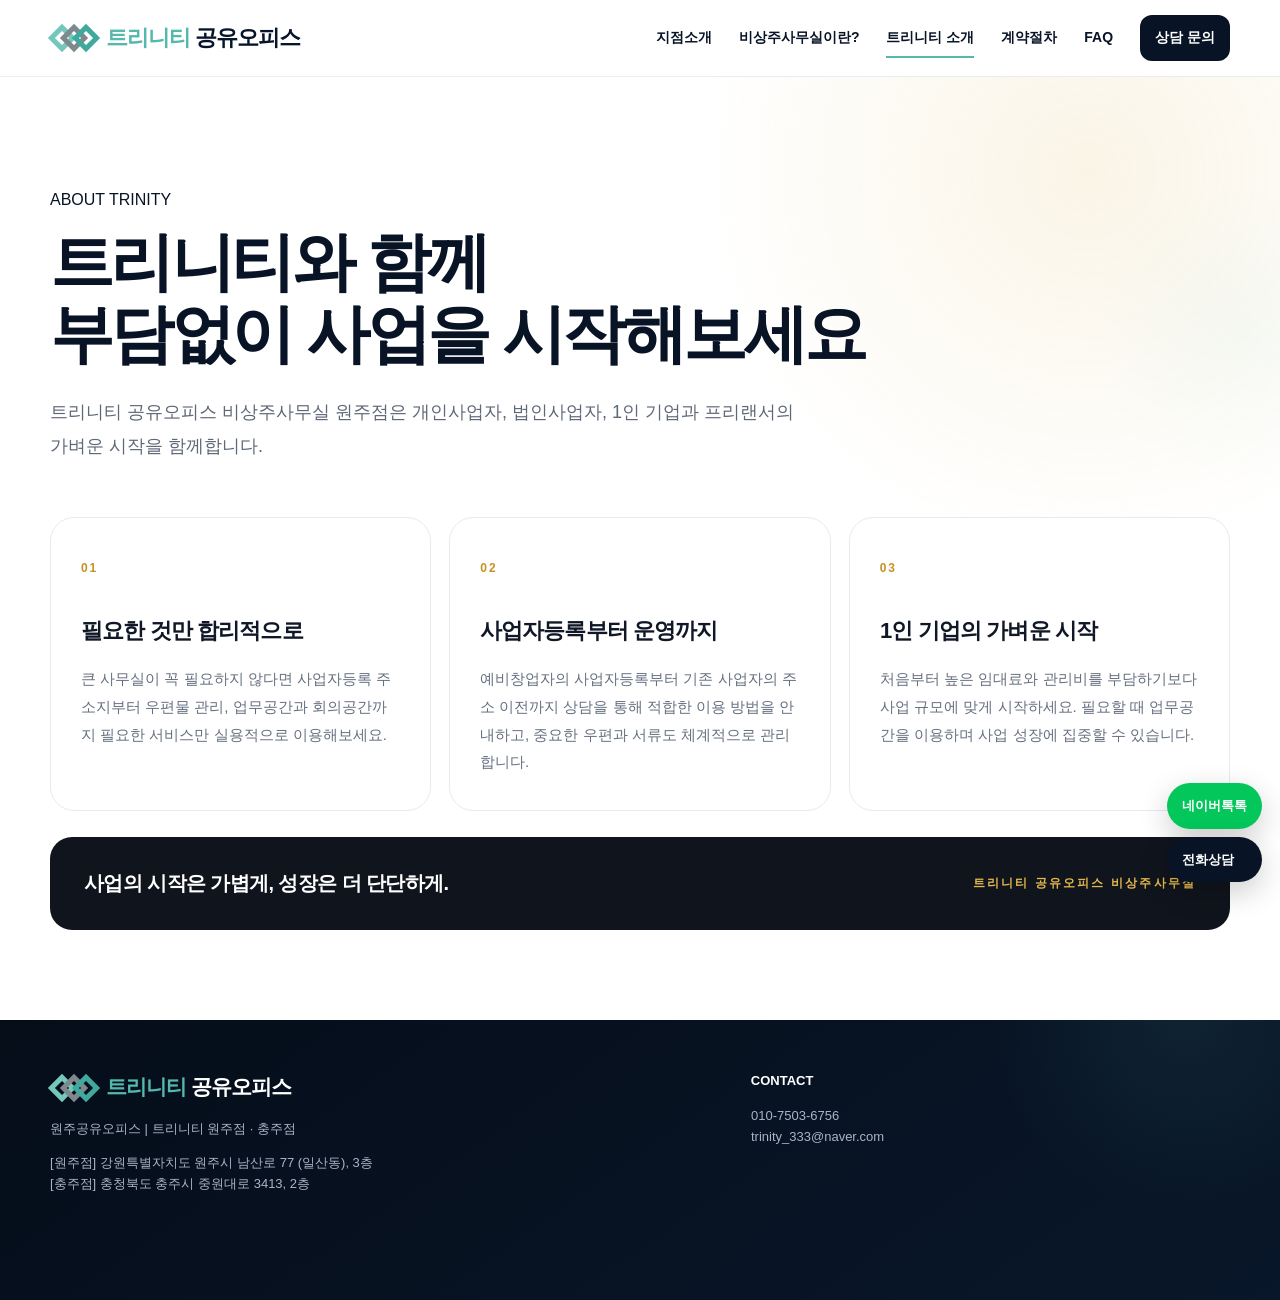
<file: about.html>
<!doctype html><html lang="ko"><head><meta charset="utf-8"><meta name="viewport" content="width=device-width,initial-scale=1">
<title>트리니티 소개 | 원주공유오피스 · 비상주사무실</title><meta name="description" content="트리니티 공유오피스 비상주사무실 원주점 소개. 사업자등록 주소지, 우편물 관리, 업무공간과 회의공간을 합리적으로 이용하세요."><meta name="robots" content="index,follow"><meta property="og:title" content="트리니티 지점소개 | 원주공유오피스 원주점 · 충주점"><meta property="og:description" content="트리니티 원주점과 충주점 주소, 위치 및 비상주사무실 서비스 안내.">
<link rel="stylesheet" href="assets/style.css"><link rel="icon" href="assets/trinity-blue-v2.ico" sizes="any">
<link rel="icon" type="image/png" sizes="32x32" href="assets/trinity-blue-v2-32.png">
<link rel="apple-touch-icon" sizes="192x192" href="assets/trinity-blue-v2-192.png">
<style>
/* Mobile readability & spacing refinement */
@media (max-width: 767px){
  html{-webkit-text-size-adjust:100%;}
  body{line-height:1.7;word-break:keep-all;overflow-wrap:break-word;}
  p,li,span,a,b,strong,h1,h2,h3,h4,summary{word-break:keep-all;}
  .wrap,.ref-wrap{width:calc(100% - 36px)!important;max-width:none!important;margin-left:auto!important;margin-right:auto!important;}
  section,.ref-section{padding-left:0!important;padding-right:0!important;}
  .ref-section{padding-top:60px!important;padding-bottom:60px!important;}
  .section-head,.center-head,.left-head{margin-bottom:32px!important;}
  .section-head h2,.center-head h2,.left-head h2{line-height:1.28!important;letter-spacing:-1.4px!important;margin-top:12px!important;margin-bottom:14px!important;}
  .section-head p,.center-head p,.left-head p,.lead,.hook-desc{font-size:15px!important;line-height:1.8!important;}
  .card,.rec,.branch,.compare-card,.virtual-feature,.about-story-card{padding:24px 20px!important;}
  .grid3,.grid4,.service-six,.recommend-grid{gap:14px!important;}
  .hero-actions,.actions,.cta-actions{gap:10px!important;}
  .btn,.hero-btn,.cta-actions a{padding-left:18px!important;padding-right:18px!important;line-height:1.35!important;}
  .hero-points,.hook-points{gap:10px 14px!important;line-height:1.55!important;}
  .faq-item{padding:18px 16px!important;}
  .faq-q,.faq-a{line-height:1.65!important;}
  .footer-grid,.foot{gap:24px!important;}
}
@media (max-width: 540px){
  .wrap,.ref-wrap{width:calc(100% - 32px)!important;}
  section{padding-top:58px!important;padding-bottom:58px!important;}
  .hero-ref{padding:58px 18px 54px!important;gap:34px!important;}
  .hero-ref h1,.hook-title{font-size:39px!important;line-height:1.14!important;letter-spacing:-2px!important;margin-top:20px!important;margin-bottom:22px!important;}
  .hero-ref p{font-size:15px!important;line-height:1.8!important;}
  .hero-actions{flex-direction:column!important;}
  .hero-btn{width:100%!important;min-height:54px!important;}
  .hero-points{display:grid!important;grid-template-columns:1fr!important;margin-top:24px!important;}
  .price-card{padding:32px 22px 26px!important;}
  .stats{grid-template-columns:1fr 1fr!important;padding:24px 14px!important;}
  .stat{padding:18px 8px!important;}
  .center-head h2,.left-head h2,.section-head h2{font-size:31px!important;}
  .compare{grid-template-columns:1fr!important;gap:14px!important;}
  .compare-arrow{transform:rotate(90deg);margin:auto!important;}
  .process{grid-template-columns:1fr!important;gap:28px!important;margin-top:40px!important;}
  .process:before{display:none!important;}
  .why{grid-template-columns:1fr!important;gap:30px!important;}
  .float-ref{left:16px!important;right:16px!important;bottom:12px!important;text-align:center!important;}
}
</style>
<style id="trinity-motion-v3">
/* Subtle entrance motion for text and photos */
.motion-reveal{opacity:0;transform:translateY(18px);transition:opacity .7s ease,transform .7s cubic-bezier(.22,.61,.36,1);will-change:opacity,transform}
.motion-reveal.motion-in{opacity:1;transform:translateY(0)}
img.motion-reveal{transform:translateY(16px) scale(.985);transition:opacity .75s ease,transform .85s cubic-bezier(.22,.61,.36,1)}
img.motion-reveal.motion-in{transform:translateY(0) scale(1)}
.motion-delay-1{transition-delay:.07s}.motion-delay-2{transition-delay:.14s}.motion-delay-3{transition-delay:.21s}
@media (prefers-reduced-motion:reduce){.motion-reveal{opacity:1!important;transform:none!important;transition:none!important}}
</style>
</head><body>
<header><div class="wrap nav"><a class="logo brand-unified" href="index.html"><span class="brand-mark"><span></span><span></span><span></span></span><strong><span class="brand-mint">트리니티</span> <span class="brand-dark">공유오피스</span></strong></a><nav>
<a class="" href="branches.html">지점소개</a>
<a class="" href="virtual-office.html">비상주사무실이란?</a>
<a class="active" href="about.html">트리니티 소개</a>
<a class="" href="contract.html">계약절차</a>
<a class="" href="faq.html">FAQ</a>
<a class="navcta" href="tel:01075036756">상담 문의</a><button class="mobile-menu-btn" type="button" aria-label="메뉴 열기" aria-expanded="false"><span></span><span></span><span></span></button></nav></div><div class="mobile-menu-panel" id="mobileMenu"><a href="branches.html">지점소개</a><a href="virtual-office.html">비상주사무실이란?</a><a href="about.html">트리니티 소개</a><a href="contract.html">계약절차</a><a href="pricing.html">요금안내</a><a href="faq.html">FAQ</a><a target="_blank" href="https://talk.naver.com/profile/wohkm1o">상담 문의</a></div></header>

<section class="section about-premium">
  <div class="wrap">
    <div class="eyebrow reveal">ABOUT TRINITY</div>
    <h1 class="section-title reveal">트리니티와 함께<br>부담없이 사업을 시작해보세요</h1>
    <p class="section-lead reveal">
      트리니티 공유오피스 비상주사무실 원주점은 개인사업자, 법인사업자,
      1인 기업과 프리랜서의 가벼운 시작을 함께합니다.
    </p>

    <div class="about-story-grid">
      <article class="about-story-card reveal">
        <span class="about-no">01</span>
        <h2>필요한 것만 합리적으로</h2>
        <p>큰 사무실이 꼭 필요하지 않다면 사업자등록 주소지부터 우편물 관리,
        업무공간과 회의공간까지 필요한 서비스만 실용적으로 이용해보세요.</p>
      </article>

      <article class="about-story-card reveal">
        <span class="about-no">02</span>
        <h2>사업자등록부터 운영까지</h2>
        <p>예비창업자의 사업자등록부터 기존 사업자의 주소 이전까지 상담을 통해
        적합한 이용 방법을 안내하고, 중요한 우편과 서류도 체계적으로 관리합니다.</p>
      </article>

      <article class="about-story-card reveal">
        <span class="about-no">03</span>
        <h2>1인 기업의 가벼운 시작</h2>
        <p>처음부터 높은 임대료와 관리비를 부담하기보다 사업 규모에 맞게 시작하세요.
        필요할 때 업무공간을 이용하며 사업 성장에 집중할 수 있습니다.</p>
      </article>
    </div>

    <div class="about-signature reveal">
      <p>사업의 시작은 가볍게, 성장은 더 단단하게.</p>
      <strong>트리니티 공유오피스 비상주사무실</strong>
    </div>
  </div>
</section>

<footer><div class="wrap foot"><div><div class="logo brand-unified"><span class="brand-mark"><span></span><span></span><span></span></span><strong><span class="brand-mint">트리니티</span> <span class="brand-dark">공유오피스</span></strong></div><p>원주공유오피스 | 트리니티 원주점 · 충주점</p><p>[원주점] 강원특별자치도 원주시 남산로 77 (일산동), 3층<br>[충주점] 충청북도 충주시 중원대로 3413, 2층</p></div><div><b style="color:#fff">CONTACT</b><p>010-7503-6756<br>trinity_333@naver.com<br></p></div></div></footer><div class="float"><a class="talk" target="_blank" href="https://talk.naver.com/profile/wohkm1o">네이버톡톡</a><a class="phone" href="tel:01075036756">전화상담</a></div><script src="assets/app.js"></script>
<script id="trinity-motion-v3-script">
(function(){
  var selectors='h1,h2,h3,.section-title,.eyebrow,.badge,p,img,.card,.feature-card,.stat,.stat-card';
  var els=[].slice.call(document.querySelectorAll(selectors)).filter(function(el){return !el.closest('nav,header,.mobile-menu');});
  els.forEach(function(el,i){el.classList.add('motion-reveal'); if(i%4) el.classList.add('motion-delay-'+(i%4));});
  if(!('IntersectionObserver' in window)){els.forEach(function(el){el.classList.add('motion-in')});return;}
  var io=new IntersectionObserver(function(entries){entries.forEach(function(e){if(e.isIntersecting){e.target.classList.add('motion-in');io.unobserve(e.target);}})},{threshold:.12,rootMargin:'0px 0px -35px 0px'});
  els.forEach(function(el){io.observe(el)});
})();
</script>
</body></html>
</file>
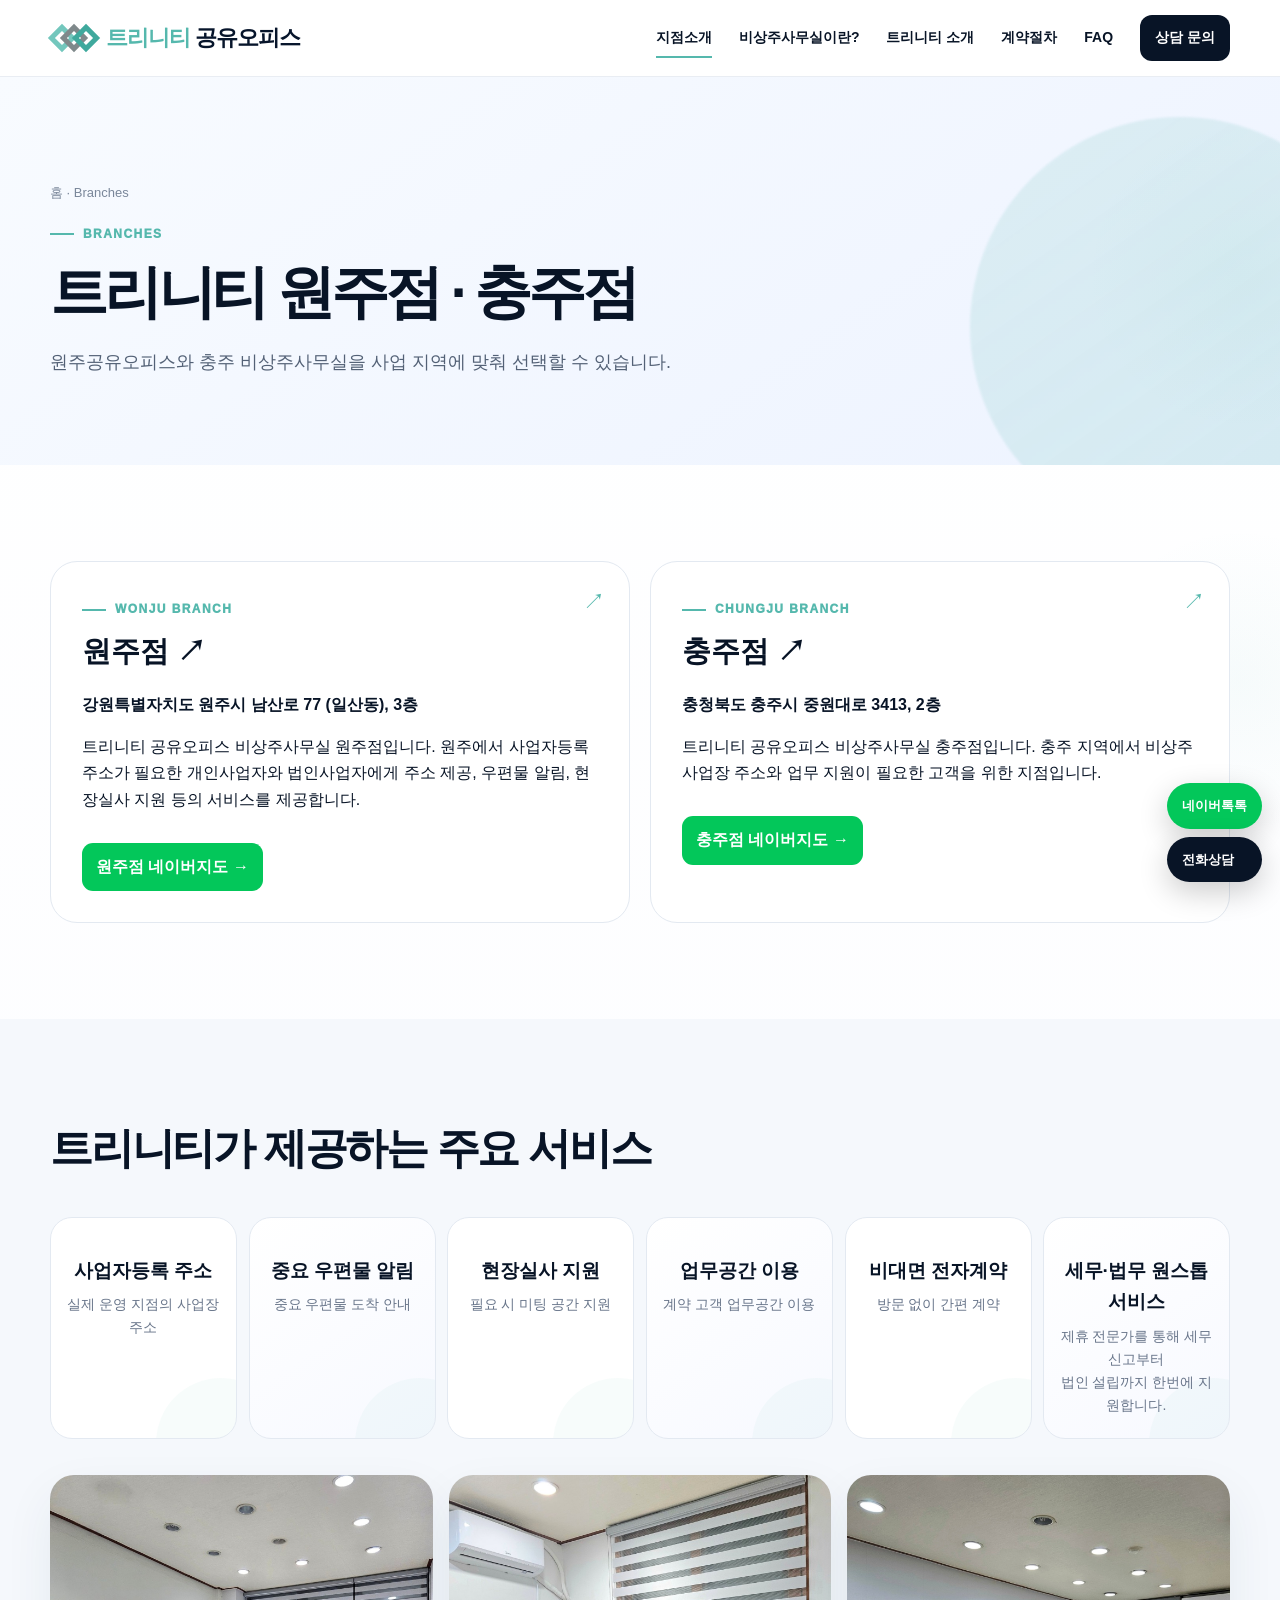
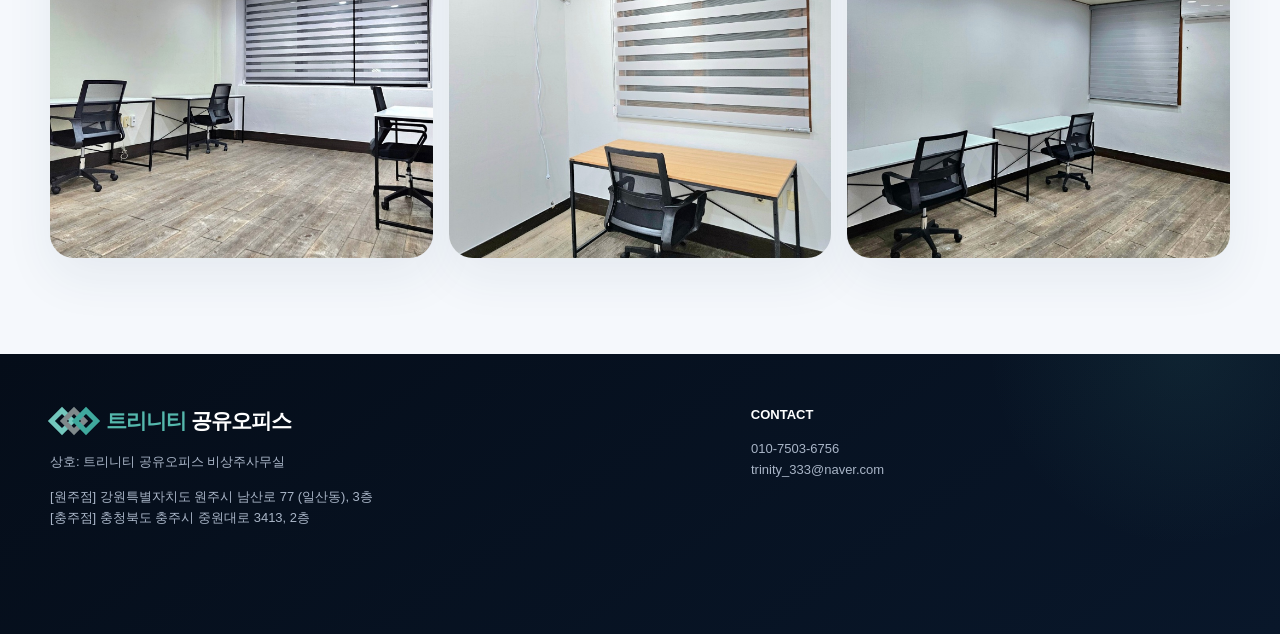
<file: branches.html>
<!doctype html><html lang="ko"><head><meta charset="utf-8"><meta name="viewport" content="width=device-width,initial-scale=1">
<title>트리니티 지점소개 | 원주공유오피스 원주점 · 충주점</title><meta name="description" content="트리니티 원주점과 충주점 주소, 위치 및 비상주사무실 서비스 안내."><meta name="robots" content="index,follow"><meta property="og:title" content="트리니티 지점소개 | 원주공유오피스 원주점 · 충주점"><meta property="og:description" content="트리니티 원주점과 충주점 주소, 위치 및 비상주사무실 서비스 안내.">
<link rel="stylesheet" href="assets/style.css"><link rel="icon" href="assets/trinity-blue-v2.ico" sizes="any">
<link rel="icon" type="image/png" sizes="32x32" href="assets/trinity-blue-v2-32.png">
<link rel="apple-touch-icon" sizes="192x192" href="assets/trinity-blue-v2-192.png">
<style>
/* Mobile readability & spacing refinement */
@media (max-width: 767px){
  html{-webkit-text-size-adjust:100%;}
  body{line-height:1.7;word-break:keep-all;overflow-wrap:break-word;}
  p,li,span,a,b,strong,h1,h2,h3,h4,summary{word-break:keep-all;}
  .wrap,.ref-wrap{width:calc(100% - 36px)!important;max-width:none!important;margin-left:auto!important;margin-right:auto!important;}
  section,.ref-section{padding-left:0!important;padding-right:0!important;}
  .ref-section{padding-top:60px!important;padding-bottom:60px!important;}
  .section-head,.center-head,.left-head{margin-bottom:32px!important;}
  .section-head h2,.center-head h2,.left-head h2{line-height:1.28!important;letter-spacing:-1.4px!important;margin-top:12px!important;margin-bottom:14px!important;}
  .section-head p,.center-head p,.left-head p,.lead,.hook-desc{font-size:15px!important;line-height:1.8!important;}
  .card,.rec,.branch,.compare-card,.virtual-feature,.about-story-card{padding:24px 20px!important;}
  .grid3,.grid4,.service-six,.recommend-grid{gap:14px!important;}
  .hero-actions,.actions,.cta-actions{gap:10px!important;}
  .btn,.hero-btn,.cta-actions a{padding-left:18px!important;padding-right:18px!important;line-height:1.35!important;}
  .hero-points,.hook-points{gap:10px 14px!important;line-height:1.55!important;}
  .faq-item{padding:18px 16px!important;}
  .faq-q,.faq-a{line-height:1.65!important;}
  .footer-grid,.foot{gap:24px!important;}
}
@media (max-width: 540px){
  .wrap,.ref-wrap{width:calc(100% - 32px)!important;}
  section{padding-top:58px!important;padding-bottom:58px!important;}
  .hero-ref{padding:58px 18px 54px!important;gap:34px!important;}
  .hero-ref h1,.hook-title{font-size:39px!important;line-height:1.14!important;letter-spacing:-2px!important;margin-top:20px!important;margin-bottom:22px!important;}
  .hero-ref p{font-size:15px!important;line-height:1.8!important;}
  .hero-actions{flex-direction:column!important;}
  .hero-btn{width:100%!important;min-height:54px!important;}
  .hero-points{display:grid!important;grid-template-columns:1fr!important;margin-top:24px!important;}
  .price-card{padding:32px 22px 26px!important;}
  .stats{grid-template-columns:1fr 1fr!important;padding:24px 14px!important;}
  .stat{padding:18px 8px!important;}
  .center-head h2,.left-head h2,.section-head h2{font-size:31px!important;}
  .compare{grid-template-columns:1fr!important;gap:14px!important;}
  .compare-arrow{transform:rotate(90deg);margin:auto!important;}
  .process{grid-template-columns:1fr!important;gap:28px!important;margin-top:40px!important;}
  .process:before{display:none!important;}
  .why{grid-template-columns:1fr!important;gap:30px!important;}
  .float-ref{left:16px!important;right:16px!important;bottom:12px!important;text-align:center!important;}
}
</style>
<style id="trinity-motion-v3">
/* Subtle entrance motion for text and photos */
.motion-reveal{opacity:0;transform:translateY(18px);transition:opacity .7s ease,transform .7s cubic-bezier(.22,.61,.36,1);will-change:opacity,transform}
.motion-reveal.motion-in{opacity:1;transform:translateY(0)}
img.motion-reveal{transform:translateY(16px) scale(.985);transition:opacity .75s ease,transform .85s cubic-bezier(.22,.61,.36,1)}
img.motion-reveal.motion-in{transform:translateY(0) scale(1)}
.motion-delay-1{transition-delay:.07s}.motion-delay-2{transition-delay:.14s}.motion-delay-3{transition-delay:.21s}
@media (prefers-reduced-motion:reduce){.motion-reveal{opacity:1!important;transform:none!important;transition:none!important}}
</style>
</head><body><header><div class="wrap nav"><a class="logo brand-unified" href="index.html"><span class="brand-mark"><span></span><span></span><span></span></span><strong><span class="brand-mint">트리니티</span> <span class="brand-dark">공유오피스</span></strong></a><nav>
<a class="active" href="branches.html">지점소개</a>
<a class="" href="virtual-office.html">비상주사무실이란?</a>
<a class="" href="about.html">트리니티 소개</a>
<a class="" href="contract.html">계약절차</a>
<a class="" href="faq.html">FAQ</a>
<a class="navcta" href="tel:01075036756">상담 문의</a><button class="mobile-menu-btn" type="button" aria-label="메뉴 열기" aria-expanded="false"><span></span><span></span><span></span></button></nav></div><div class="mobile-menu-panel" id="mobileMenu"><a href="branches.html">지점소개</a><a href="virtual-office.html">비상주사무실이란?</a><a href="about.html">트리니티 소개</a><a href="contract.html">계약절차</a><a href="pricing.html">요금안내</a><a href="faq.html">FAQ</a><a target="_blank" href="https://talk.naver.com/profile/wohkm1o">상담 문의</a></div></header><main><section class="pagehero"><div class="orb a"></div><div class="wrap reveal"><div class="breadcrumbs"><a href="index.html">홈</a> · Branches</div><span class="kicker">Branches</span><h1>트리니티 원주점 · 충주점</h1><p class="lead">원주공유오피스와 충주 비상주사무실을 사업 지역에 맞춰 선택할 수 있습니다.</p></div></section><section><div class="wrap"><div class="branch-grid"><div class="branch reveal"><span class="kicker">Wonju Branch</span><h3><a target="_blank" href="https://naver.me/5CF8Ouur">원주점 ↗</a></h3><p class="address">강원특별자치도 원주시 남산로 77 (일산동), 3층</p><p>트리니티 공유오피스 비상주사무실 원주점입니다. 원주에서 사업자등록 주소가 필요한 개인사업자와 법인사업자에게 주소 제공, 우편물 알림, 현장실사 지원 등의 서비스를 제공합니다.</p><a class="map" target="_blank" href="https://naver.me/5CF8Ouur">원주점 네이버지도 →</a></div><div class="branch reveal delay1"><span class="kicker">Chungju Branch</span><h3><a target="_blank" href="https://naver.me/5vJO3BSY">충주점 ↗</a></h3><p class="address">충청북도 충주시 중원대로 3413, 2층</p><p>트리니티 공유오피스 비상주사무실 충주점입니다. 충주 지역에서 비상주 사업장 주소와 업무 지원이 필요한 고객을 위한 지점입니다.</p><a class="map" target="_blank" href="https://naver.me/5vJO3BSY">충주점 네이버지도 →</a></div></div></div></section><section class="soft"><div class="wrap"><div class="section-head"><h2>트리니티가 제공하는 주요 서비스</h2></div><div class="service-six"><div class="card"><h3>사업자등록 주소</h3><p>실제 운영 지점의 사업장 주소</p></div><div class="card"><h3>중요 우편물 알림</h3><p>중요 우편물 도착 안내</p></div><div class="card"><h3>현장실사 지원</h3><p>필요 시 미팅 공간 지원</p></div><div class="card"><h3>업무공간 이용</h3><p>계약 고객 업무공간 이용</p></div><div class="card"><h3>비대면 전자계약</h3><p>방문 없이 간편 계약</p></div><div class="card"><h3>세무·법무 원스톱 서비스</h3><p>제휴 전문가를 통해 세무 신고부터<br>법인 설립까지 한번에 지원합니다.</p></div></div><div class="photo-grid"><div class="photo-card"><img src="assets/images/office-2.jpg" alt="공유오피스 내부"></div><div class="photo-card"><img src="assets/images/office-1.jpg" alt="공유오피스 업무석"></div><div class="photo-card"><img src="assets/images/office-3.jpg" alt="공유오피스 사무공간"></div></div></div></section></main><footer><div class="wrap foot"><div><div class="logo brand-unified"><span class="brand-mark"><span></span><span></span><span></span></span><strong><span class="brand-mint">트리니티</span> <span class="brand-dark">공유오피스</span></strong></div><p>상호: 트리니티 공유오피스 비상주사무실</p><p>[원주점] 강원특별자치도 원주시 남산로 77 (일산동), 3층<br>[충주점] 충청북도 충주시 중원대로 3413, 2층</p></div><div><b style="color:#fff">CONTACT</b><p>010-7503-6756<br>trinity_333@naver.com<br></p></div></div></footer><div class="float"><a class="talk" target="_blank" href="https://talk.naver.com/profile/wohkm1o">네이버톡톡</a><a class="phone" href="tel:01075036756">전화상담</a></div><script src="assets/app.js"></script>
<script id="trinity-motion-v3-script">
(function(){
  var selectors='h1,h2,h3,.section-title,.eyebrow,.badge,p,img,.card,.feature-card,.stat,.stat-card';
  var els=[].slice.call(document.querySelectorAll(selectors)).filter(function(el){return !el.closest('nav,header,.mobile-menu');});
  els.forEach(function(el,i){el.classList.add('motion-reveal'); if(i%4) el.classList.add('motion-delay-'+(i%4));});
  if(!('IntersectionObserver' in window)){els.forEach(function(el){el.classList.add('motion-in')});return;}
  var io=new IntersectionObserver(function(entries){entries.forEach(function(e){if(e.isIntersecting){e.target.classList.add('motion-in');io.unobserve(e.target);}})},{threshold:.12,rootMargin:'0px 0px -35px 0px'});
  els.forEach(function(el){io.observe(el)});
})();
</script>
</body></html>
</file>
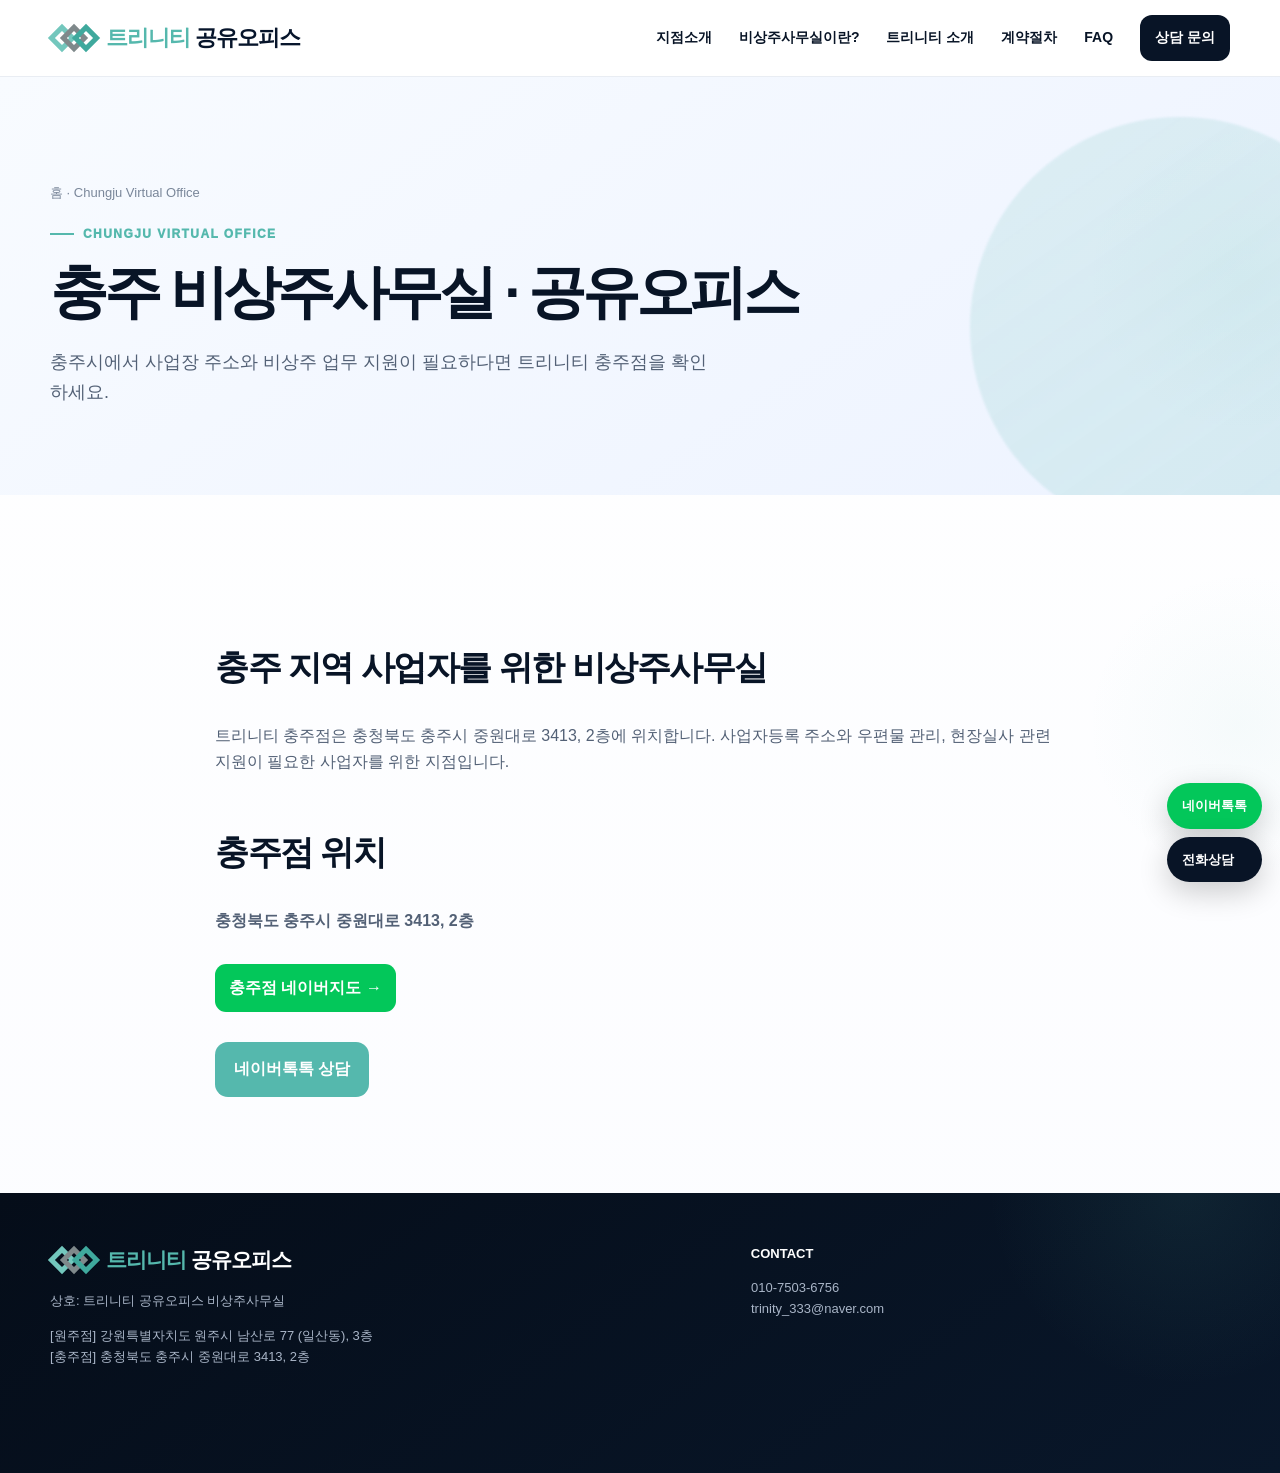
<file: chungju-virtual-office.html>
<!doctype html><html lang="ko"><head><meta charset="utf-8"><meta name="viewport" content="width=device-width,initial-scale=1">
<title>충주 비상주사무실 | 충주 공유오피스 트리니티</title>
<meta name="keywords" content="충주비상주사무실, 충주공유오피스, 충주사업자등록주소, 충주1인사무실, 비상주오피스"><meta name="description" content="충주 비상주사무실과 충주 공유오피스를 찾는 사업자를 위한 트리니티 충주점. 사업자등록 주소, 우편물 관리와 업무공간 이용을 안내합니다."><meta name="robots" content="index,follow"><meta property="og:title" content="충주 비상주사무실 | 트리니티 충주 공유오피스"><meta property="og:description" content="트리니티 충주점. 충주시 중원대로 3413 2층, 사업자등록 주소 및 비상주사무실 지원.">
<link rel="stylesheet" href="assets/style.css"><link rel="icon" href="assets/trinity-blue-v2.ico" sizes="any">
<link rel="icon" type="image/png" sizes="32x32" href="assets/trinity-blue-v2-32.png">
<link rel="apple-touch-icon" sizes="192x192" href="assets/trinity-blue-v2-192.png">
<style>
/* Mobile readability & spacing refinement */
@media (max-width: 767px){
  html{-webkit-text-size-adjust:100%;}
  body{line-height:1.7;word-break:keep-all;overflow-wrap:break-word;}
  p,li,span,a,b,strong,h1,h2,h3,h4,summary{word-break:keep-all;}
  .wrap,.ref-wrap{width:calc(100% - 36px)!important;max-width:none!important;margin-left:auto!important;margin-right:auto!important;}
  section,.ref-section{padding-left:0!important;padding-right:0!important;}
  .ref-section{padding-top:60px!important;padding-bottom:60px!important;}
  .section-head,.center-head,.left-head{margin-bottom:32px!important;}
  .section-head h2,.center-head h2,.left-head h2{line-height:1.28!important;letter-spacing:-1.4px!important;margin-top:12px!important;margin-bottom:14px!important;}
  .section-head p,.center-head p,.left-head p,.lead,.hook-desc{font-size:15px!important;line-height:1.8!important;}
  .card,.rec,.branch,.compare-card,.virtual-feature,.about-story-card{padding:24px 20px!important;}
  .grid3,.grid4,.service-six,.recommend-grid{gap:14px!important;}
  .hero-actions,.actions,.cta-actions{gap:10px!important;}
  .btn,.hero-btn,.cta-actions a{padding-left:18px!important;padding-right:18px!important;line-height:1.35!important;}
  .hero-points,.hook-points{gap:10px 14px!important;line-height:1.55!important;}
  .faq-item{padding:18px 16px!important;}
  .faq-q,.faq-a{line-height:1.65!important;}
  .footer-grid,.foot{gap:24px!important;}
}
@media (max-width: 540px){
  .wrap,.ref-wrap{width:calc(100% - 32px)!important;}
  section{padding-top:58px!important;padding-bottom:58px!important;}
  .hero-ref{padding:58px 18px 54px!important;gap:34px!important;}
  .hero-ref h1,.hook-title{font-size:39px!important;line-height:1.14!important;letter-spacing:-2px!important;margin-top:20px!important;margin-bottom:22px!important;}
  .hero-ref p{font-size:15px!important;line-height:1.8!important;}
  .hero-actions{flex-direction:column!important;}
  .hero-btn{width:100%!important;min-height:54px!important;}
  .hero-points{display:grid!important;grid-template-columns:1fr!important;margin-top:24px!important;}
  .price-card{padding:32px 22px 26px!important;}
  .stats{grid-template-columns:1fr 1fr!important;padding:24px 14px!important;}
  .stat{padding:18px 8px!important;}
  .center-head h2,.left-head h2,.section-head h2{font-size:31px!important;}
  .compare{grid-template-columns:1fr!important;gap:14px!important;}
  .compare-arrow{transform:rotate(90deg);margin:auto!important;}
  .process{grid-template-columns:1fr!important;gap:28px!important;margin-top:40px!important;}
  .process:before{display:none!important;}
  .why{grid-template-columns:1fr!important;gap:30px!important;}
  .float-ref{left:16px!important;right:16px!important;bottom:12px!important;text-align:center!important;}
}
</style>
<style id="trinity-motion-v3">
/* Subtle entrance motion for text and photos */
.motion-reveal{opacity:0;transform:translateY(18px);transition:opacity .7s ease,transform .7s cubic-bezier(.22,.61,.36,1);will-change:opacity,transform}
.motion-reveal.motion-in{opacity:1;transform:translateY(0)}
img.motion-reveal{transform:translateY(16px) scale(.985);transition:opacity .75s ease,transform .85s cubic-bezier(.22,.61,.36,1)}
img.motion-reveal.motion-in{transform:translateY(0) scale(1)}
.motion-delay-1{transition-delay:.07s}.motion-delay-2{transition-delay:.14s}.motion-delay-3{transition-delay:.21s}
@media (prefers-reduced-motion:reduce){.motion-reveal{opacity:1!important;transform:none!important;transition:none!important}}
</style>
</head><body><header><div class="wrap nav"><a class="logo brand-unified" href="index.html"><span class="brand-mark"><span></span><span></span><span></span></span><strong><span class="brand-mint">트리니티</span> <span class="brand-dark">공유오피스</span></strong></a><nav>
<a class="" href="branches.html">지점소개</a>
<a class="" href="virtual-office.html">비상주사무실이란?</a>
<a class="" href="about.html">트리니티 소개</a>
<a class="" href="contract.html">계약절차</a>
<a class="" href="faq.html">FAQ</a>
<a class="navcta" href="tel:01075036756">상담 문의</a><button class="mobile-menu-btn" type="button" aria-label="메뉴 열기" aria-expanded="false"><span></span><span></span><span></span></button></nav></div><div class="mobile-menu-panel" id="mobileMenu"><a href="branches.html">지점소개</a><a href="virtual-office.html">비상주사무실이란?</a><a href="about.html">트리니티 소개</a><a href="contract.html">계약절차</a><a href="pricing.html">요금안내</a><a href="faq.html">FAQ</a><a target="_blank" href="https://talk.naver.com/profile/wohkm1o">상담 문의</a></div></header><main><section class="pagehero"><div class="orb a"></div><div class="wrap reveal"><div class="breadcrumbs"><a href="index.html">홈</a> · Chungju Virtual Office</div><span class="kicker">Chungju Virtual Office</span><h1>충주 비상주사무실 · 공유오피스</h1><p class="lead">충주시에서 사업장 주소와 비상주 업무 지원이 필요하다면 트리니티 충주점을 확인하세요.</p></div></section><section><div class="wrap content"><h2>충주 지역 사업자를 위한 비상주사무실</h2><p>트리니티 충주점은 충청북도 충주시 중원대로 3413, 2층에 위치합니다. 사업자등록 주소와 우편물 관리, 현장실사 관련 지원이 필요한 사업자를 위한 지점입니다.</p><h2>충주점 위치</h2><p><b>충청북도 충주시 중원대로 3413, 2층</b></p><a class="map" target="_blank" href="https://naver.me/5vJO3BSY">충주점 네이버지도 →</a><div class="actions"><a class="btn primary" target="_blank" href="https://talk.naver.com/profile/wohkm1o">네이버톡톡 상담</a></div></div></section></main><footer><div class="wrap foot"><div><div class="logo brand-unified"><span class="brand-mark"><span></span><span></span><span></span></span><strong><span class="brand-mint">트리니티</span> <span class="brand-dark">공유오피스</span></strong></div><p>상호: 트리니티 공유오피스 비상주사무실</p><p>[원주점] 강원특별자치도 원주시 남산로 77 (일산동), 3층<br>[충주점] 충청북도 충주시 중원대로 3413, 2층</p></div><div><b style="color:#fff">CONTACT</b><p>010-7503-6756<br>trinity_333@naver.com<br></p></div></div></footer><div class="float"><a class="talk" target="_blank" href="https://talk.naver.com/profile/wohkm1o">네이버톡톡</a><a class="phone" href="tel:01075036756">전화상담</a></div><script src="assets/app.js"></script>
<script id="trinity-motion-v3-script">
(function(){
  var selectors='h1,h2,h3,.section-title,.eyebrow,.badge,p,img,.card,.feature-card,.stat,.stat-card';
  var els=[].slice.call(document.querySelectorAll(selectors)).filter(function(el){return !el.closest('nav,header,.mobile-menu');});
  els.forEach(function(el,i){el.classList.add('motion-reveal'); if(i%4) el.classList.add('motion-delay-'+(i%4));});
  if(!('IntersectionObserver' in window)){els.forEach(function(el){el.classList.add('motion-in')});return;}
  var io=new IntersectionObserver(function(entries){entries.forEach(function(e){if(e.isIntersecting){e.target.classList.add('motion-in');io.unobserve(e.target);}})},{threshold:.12,rootMargin:'0px 0px -35px 0px'});
  els.forEach(function(el){io.observe(el)});
})();
</script>
</body></html>
</file>
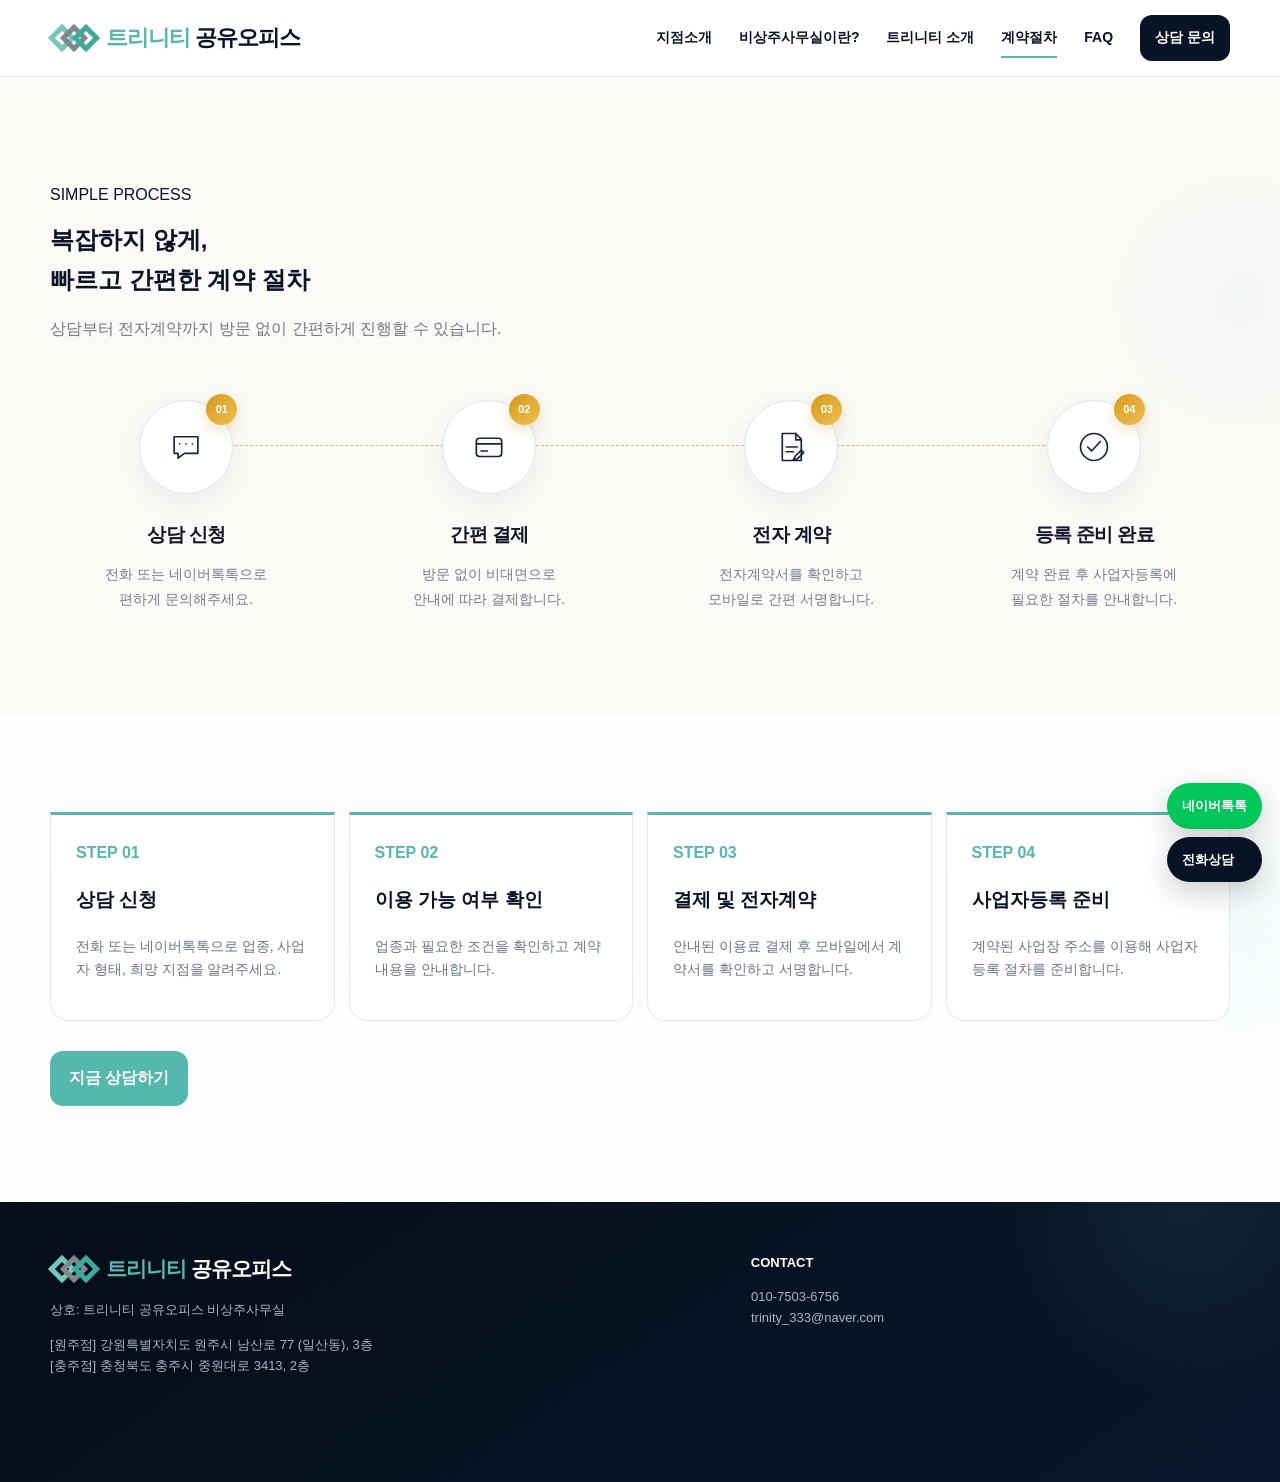
<file: contract.html>
<!doctype html><html lang="ko"><head><meta charset="utf-8"><meta name="viewport" content="width=device-width,initial-scale=1">
<title>계약절차 | 원주공유오피스 트리니티 비상주사무실</title><meta name="description" content="트리니티 비상주사무실 상담, 신청, 결제, 전자계약 및 사업자등록 준비 절차 안내."><meta name="robots" content="index,follow"><meta property="og:title" content="계약절차 | 원주공유오피스 트리니티 비상주사무실"><meta property="og:description" content="트리니티 비상주사무실 상담, 신청, 결제, 전자계약 및 사업자등록 준비 절차 안내.">
<link rel="stylesheet" href="assets/style.css"><link rel="icon" href="assets/trinity-blue-v2.ico" sizes="any">
<link rel="icon" type="image/png" sizes="32x32" href="assets/trinity-blue-v2-32.png">
<link rel="apple-touch-icon" sizes="192x192" href="assets/trinity-blue-v2-192.png">
<style>
/* Mobile readability & spacing refinement */
@media (max-width: 767px){
  html{-webkit-text-size-adjust:100%;}
  body{line-height:1.7;word-break:keep-all;overflow-wrap:break-word;}
  p,li,span,a,b,strong,h1,h2,h3,h4,summary{word-break:keep-all;}
  .wrap,.ref-wrap{width:calc(100% - 36px)!important;max-width:none!important;margin-left:auto!important;margin-right:auto!important;}
  section,.ref-section{padding-left:0!important;padding-right:0!important;}
  .ref-section{padding-top:60px!important;padding-bottom:60px!important;}
  .section-head,.center-head,.left-head{margin-bottom:32px!important;}
  .section-head h2,.center-head h2,.left-head h2{line-height:1.28!important;letter-spacing:-1.4px!important;margin-top:12px!important;margin-bottom:14px!important;}
  .section-head p,.center-head p,.left-head p,.lead,.hook-desc{font-size:15px!important;line-height:1.8!important;}
  .card,.rec,.branch,.compare-card,.virtual-feature,.about-story-card{padding:24px 20px!important;}
  .grid3,.grid4,.service-six,.recommend-grid{gap:14px!important;}
  .hero-actions,.actions,.cta-actions{gap:10px!important;}
  .btn,.hero-btn,.cta-actions a{padding-left:18px!important;padding-right:18px!important;line-height:1.35!important;}
  .hero-points,.hook-points{gap:10px 14px!important;line-height:1.55!important;}
  .faq-item{padding:18px 16px!important;}
  .faq-q,.faq-a{line-height:1.65!important;}
  .footer-grid,.foot{gap:24px!important;}
}
@media (max-width: 540px){
  .wrap,.ref-wrap{width:calc(100% - 32px)!important;}
  section{padding-top:58px!important;padding-bottom:58px!important;}
  .hero-ref{padding:58px 18px 54px!important;gap:34px!important;}
  .hero-ref h1,.hook-title{font-size:39px!important;line-height:1.14!important;letter-spacing:-2px!important;margin-top:20px!important;margin-bottom:22px!important;}
  .hero-ref p{font-size:15px!important;line-height:1.8!important;}
  .hero-actions{flex-direction:column!important;}
  .hero-btn{width:100%!important;min-height:54px!important;}
  .hero-points{display:grid!important;grid-template-columns:1fr!important;margin-top:24px!important;}
  .price-card{padding:32px 22px 26px!important;}
  .stats{grid-template-columns:1fr 1fr!important;padding:24px 14px!important;}
  .stat{padding:18px 8px!important;}
  .center-head h2,.left-head h2,.section-head h2{font-size:31px!important;}
  .compare{grid-template-columns:1fr!important;gap:14px!important;}
  .compare-arrow{transform:rotate(90deg);margin:auto!important;}
  .process{grid-template-columns:1fr!important;gap:28px!important;margin-top:40px!important;}
  .process:before{display:none!important;}
  .why{grid-template-columns:1fr!important;gap:30px!important;}
  .float-ref{left:16px!important;right:16px!important;bottom:12px!important;text-align:center!important;}
}
</style>
<style id="trinity-motion-v3">
/* Subtle entrance motion for text and photos */
.motion-reveal{opacity:0;transform:translateY(18px);transition:opacity .7s ease,transform .7s cubic-bezier(.22,.61,.36,1);will-change:opacity,transform}
.motion-reveal.motion-in{opacity:1;transform:translateY(0)}
img.motion-reveal{transform:translateY(16px) scale(.985);transition:opacity .75s ease,transform .85s cubic-bezier(.22,.61,.36,1)}
img.motion-reveal.motion-in{transform:translateY(0) scale(1)}
.motion-delay-1{transition-delay:.07s}.motion-delay-2{transition-delay:.14s}.motion-delay-3{transition-delay:.21s}
@media (prefers-reduced-motion:reduce){.motion-reveal{opacity:1!important;transform:none!important;transition:none!important}}
</style>
</head><body><header><div class="wrap nav"><a class="logo brand-unified" href="index.html"><span class="brand-mark"><span></span><span></span><span></span></span><strong><span class="brand-mint">트리니티</span> <span class="brand-dark">공유오피스</span></strong></a><nav>
<a class="" href="branches.html">지점소개</a>
<a class="" href="virtual-office.html">비상주사무실이란?</a>
<a class="" href="about.html">트리니티 소개</a>
<a class="active" href="contract.html">계약절차</a>
<a class="" href="faq.html">FAQ</a>
<a class="navcta" href="tel:01075036756">상담 문의</a><button class="mobile-menu-btn" type="button" aria-label="메뉴 열기" aria-expanded="false"><span></span><span></span><span></span></button></nav></div><div class="mobile-menu-panel" id="mobileMenu"><a href="branches.html">지점소개</a><a href="virtual-office.html">비상주사무실이란?</a><a href="about.html">트리니티 소개</a><a href="contract.html">계약절차</a><a href="pricing.html">요금안내</a><a href="faq.html">FAQ</a><a target="_blank" href="https://talk.naver.com/profile/wohkm1o">상담 문의</a></div></header><main>
<section class="section contract-modern">
  <div class="wrap">
    <div class="eyebrow reveal">SIMPLE PROCESS</div>
    <h2 class="section-title reveal">복잡하지 않게,<br>빠르고 간편한 계약 절차</h2>
    <p class="section-lead reveal">상담부터 전자계약까지 방문 없이 간편하게 진행할 수 있습니다.</p>
    <div class="process-modern-grid">
      
    <article class="process-modern-card reveal">
      <div class="process-icon-wrap">
        <div class="process-icon"><svg viewBox="0 0 48 48" aria-hidden="true"><path d="M9 11h30v21H22l-8 6v-6H9z"/><path d="M16 20h.1M24 20h.1M32 20h.1"/></svg></div>
        <span class="process-num">01</span>
      </div>
      <h3>상담 신청</h3>
      <p>전화 또는 네이버톡톡으로<br>편하게 문의해주세요.</p>
    </article>

    <article class="process-modern-card reveal">
      <div class="process-icon-wrap">
        <div class="process-icon"><svg viewBox="0 0 48 48" aria-hidden="true"><rect x="8" y="13" width="32" height="23" rx="4"/><path d="M8 20h32M14 29h8"/></svg></div>
        <span class="process-num">02</span>
      </div>
      <h3>간편 결제</h3>
      <p>방문 없이 비대면으로<br>안내에 따라 결제합니다.</p>
    </article>

    <article class="process-modern-card reveal">
      <div class="process-icon-wrap">
        <div class="process-icon"><svg viewBox="0 0 48 48" aria-hidden="true"><path d="M13 7h17l7 7v27H13z"/><path d="M30 7v8h7M18 24h14M18 30h9"/><path d="M29 36l8-8 3 3-8 8-5 1z"/></svg></div>
        <span class="process-num">03</span>
      </div>
      <h3>전자 계약</h3>
      <p>전자계약서를 확인하고<br>모바일로 간편 서명합니다.</p>
    </article>

    <article class="process-modern-card reveal">
      <div class="process-icon-wrap">
        <div class="process-icon"><svg viewBox="0 0 48 48" aria-hidden="true"><circle cx="24" cy="24" r="17"/><path d="M16 24l5 5 11-12"/></svg></div>
        <span class="process-num">04</span>
      </div>
      <h3>등록 준비 완료</h3>
      <p>계약 완료 후 사업자등록에<br>필요한 절차를 안내합니다.</p>
    </article>
    </div>
  </div>
</section>
<section><div class="wrap"><div class="steps"><div class="step reveal"><b>STEP 01</b><h3>상담 신청</h3><p>전화 또는 네이버톡톡으로 업종, 사업자 형태, 희망 지점을 알려주세요.</p></div><div class="step reveal delay1"><b>STEP 02</b><h3>이용 가능 여부 확인</h3><p>업종과 필요한 조건을 확인하고 계약 내용을 안내합니다.</p></div><div class="step reveal delay2"><b>STEP 03</b><h3>결제 및 전자계약</h3><p>안내된 이용료 결제 후 모바일에서 계약서를 확인하고 서명합니다.</p></div><div class="step reveal delay3"><b>STEP 04</b><h3>사업자등록 준비</h3><p>계약된 사업장 주소를 이용해 사업자등록 절차를 준비합니다.</p></div></div><div class="actions"><a class="btn primary" target="_blank" href="https://talk.naver.com/profile/wohkm1o">지금 상담하기</a></div></div></section></main><footer><div class="wrap foot"><div><div class="logo brand-unified"><span class="brand-mark"><span></span><span></span><span></span></span><strong><span class="brand-mint">트리니티</span> <span class="brand-dark">공유오피스</span></strong></div><p>상호: 트리니티 공유오피스 비상주사무실</p><p>[원주점] 강원특별자치도 원주시 남산로 77 (일산동), 3층<br>[충주점] 충청북도 충주시 중원대로 3413, 2층</p></div><div><b style="color:#fff">CONTACT</b><p>010-7503-6756<br>trinity_333@naver.com<br></p></div></div></footer><div class="float"><a class="talk" target="_blank" href="https://talk.naver.com/profile/wohkm1o">네이버톡톡</a><a class="phone" href="tel:01075036756">전화상담</a></div><script src="assets/app.js"></script>
<script id="trinity-motion-v3-script">
(function(){
  var selectors='h1,h2,h3,.section-title,.eyebrow,.badge,p,img,.card,.feature-card,.stat,.stat-card';
  var els=[].slice.call(document.querySelectorAll(selectors)).filter(function(el){return !el.closest('nav,header,.mobile-menu');});
  els.forEach(function(el,i){el.classList.add('motion-reveal'); if(i%4) el.classList.add('motion-delay-'+(i%4));});
  if(!('IntersectionObserver' in window)){els.forEach(function(el){el.classList.add('motion-in')});return;}
  var io=new IntersectionObserver(function(entries){entries.forEach(function(e){if(e.isIntersecting){e.target.classList.add('motion-in');io.unobserve(e.target);}})},{threshold:.12,rootMargin:'0px 0px -35px 0px'});
  els.forEach(function(el){io.observe(el)});
})();
</script>
</body></html>
</file>
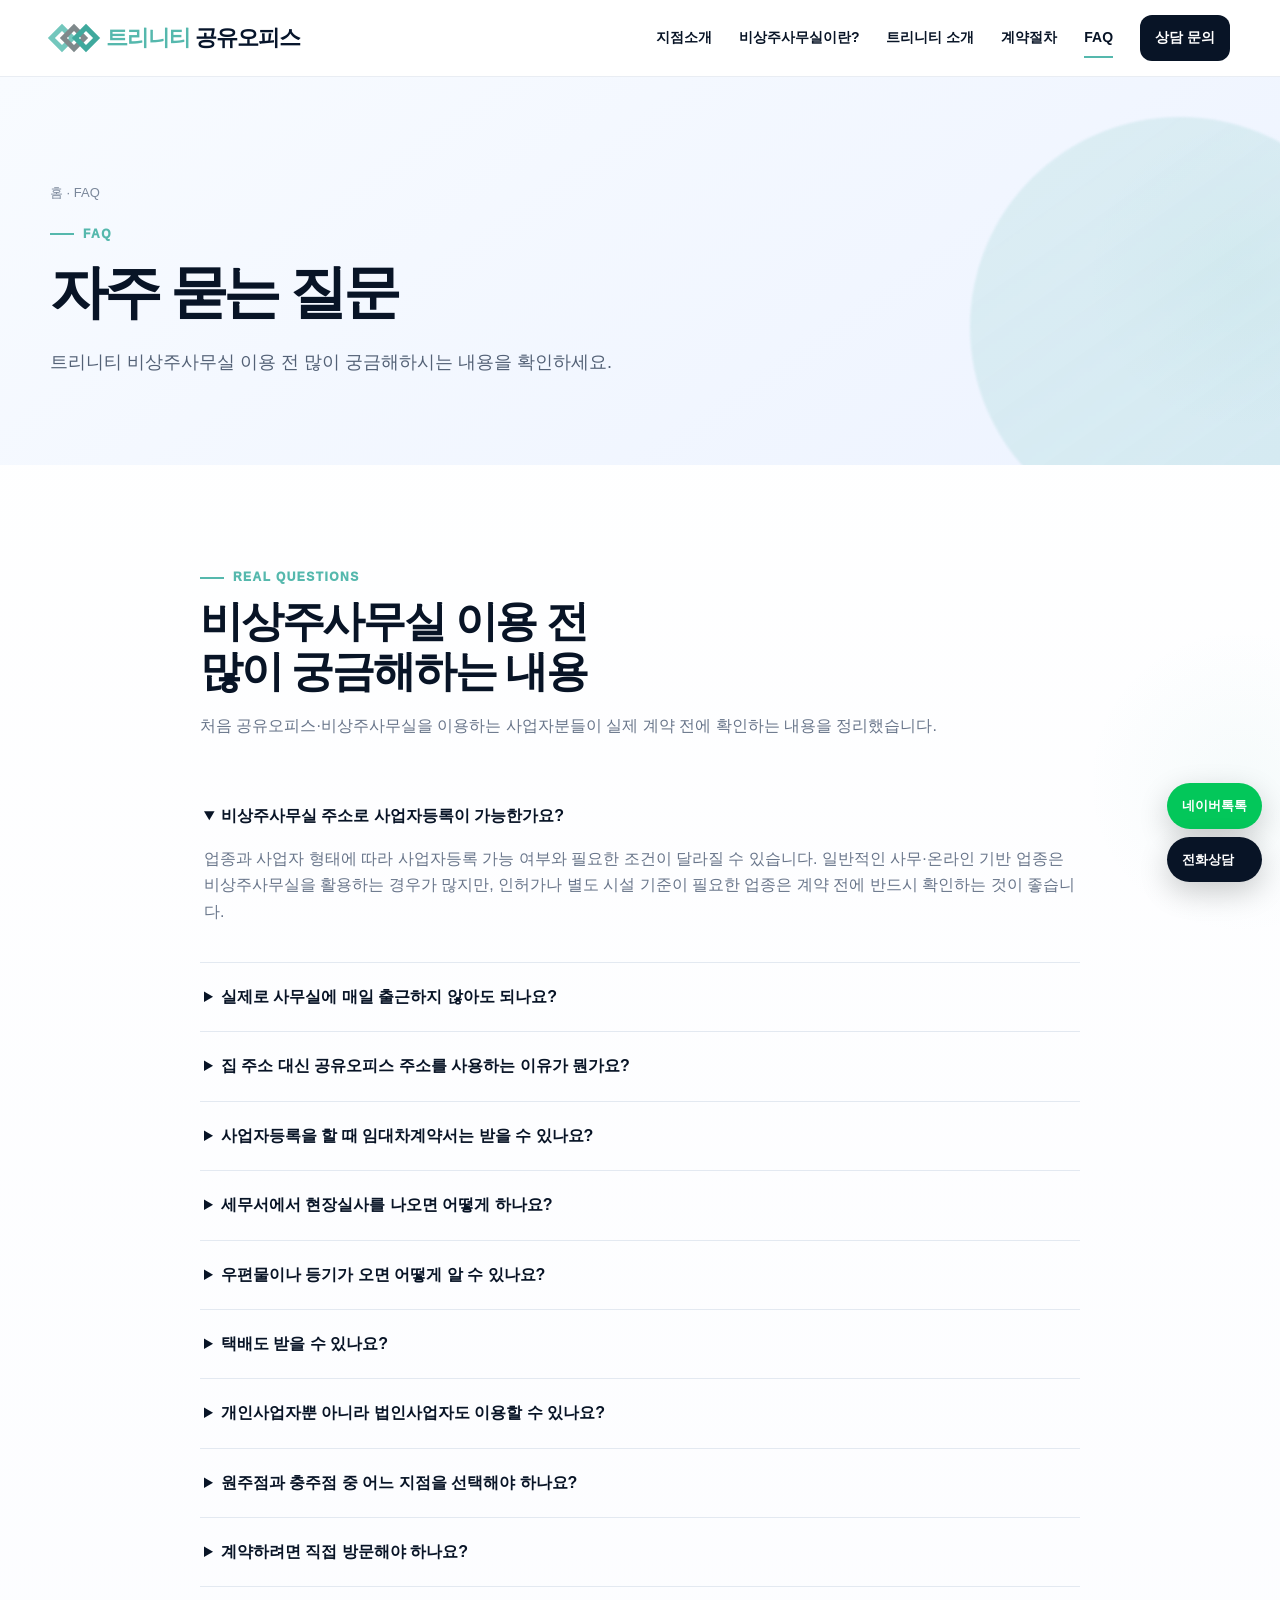
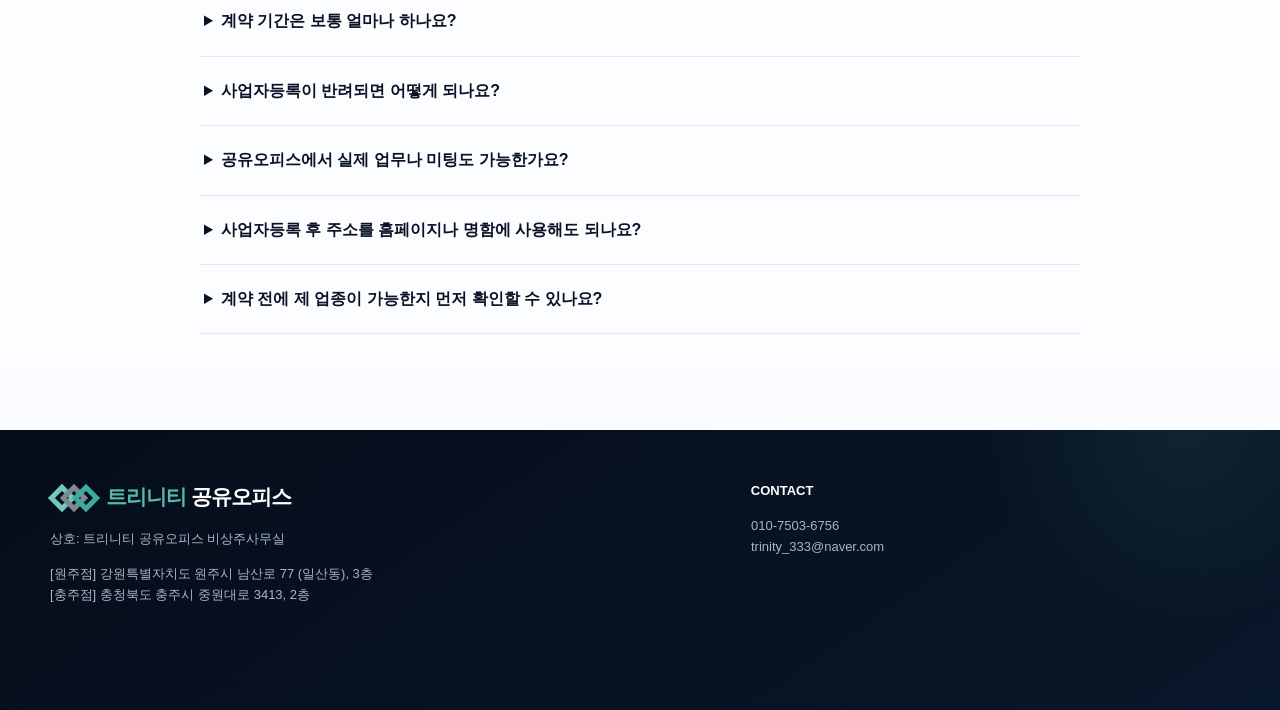
<file: faq.html>
<!doctype html><html lang="ko"><head><meta charset="utf-8"><meta name="viewport" content="width=device-width,initial-scale=1">
<title>FAQ | 원주공유오피스 트리니티</title><meta name="description" content="트리니티 원주점·충주점 비상주사무실 주소, 상담, 우편물 및 이용 관련 FAQ."><meta name="robots" content="index,follow"><meta property="og:title" content="FAQ | 원주공유오피스 트리니티"><meta property="og:description" content="트리니티 원주점·충주점 비상주사무실 주소, 상담, 우편물 및 이용 관련 FAQ.">
<link rel="stylesheet" href="assets/style.css"><link rel="icon" href="assets/trinity-blue-v2.ico" sizes="any">
<link rel="icon" type="image/png" sizes="32x32" href="assets/trinity-blue-v2-32.png">
<link rel="apple-touch-icon" sizes="192x192" href="assets/trinity-blue-v2-192.png">
<style>
/* Mobile readability & spacing refinement */
@media (max-width: 767px){
  html{-webkit-text-size-adjust:100%;}
  body{line-height:1.7;word-break:keep-all;overflow-wrap:break-word;}
  p,li,span,a,b,strong,h1,h2,h3,h4,summary{word-break:keep-all;}
  .wrap,.ref-wrap{width:calc(100% - 36px)!important;max-width:none!important;margin-left:auto!important;margin-right:auto!important;}
  section,.ref-section{padding-left:0!important;padding-right:0!important;}
  .ref-section{padding-top:60px!important;padding-bottom:60px!important;}
  .section-head,.center-head,.left-head{margin-bottom:32px!important;}
  .section-head h2,.center-head h2,.left-head h2{line-height:1.28!important;letter-spacing:-1.4px!important;margin-top:12px!important;margin-bottom:14px!important;}
  .section-head p,.center-head p,.left-head p,.lead,.hook-desc{font-size:15px!important;line-height:1.8!important;}
  .card,.rec,.branch,.compare-card,.virtual-feature,.about-story-card{padding:24px 20px!important;}
  .grid3,.grid4,.service-six,.recommend-grid{gap:14px!important;}
  .hero-actions,.actions,.cta-actions{gap:10px!important;}
  .btn,.hero-btn,.cta-actions a{padding-left:18px!important;padding-right:18px!important;line-height:1.35!important;}
  .hero-points,.hook-points{gap:10px 14px!important;line-height:1.55!important;}
  .faq-item{padding:18px 16px!important;}
  .faq-q,.faq-a{line-height:1.65!important;}
  .footer-grid,.foot{gap:24px!important;}
}
@media (max-width: 540px){
  .wrap,.ref-wrap{width:calc(100% - 32px)!important;}
  section{padding-top:58px!important;padding-bottom:58px!important;}
  .hero-ref{padding:58px 18px 54px!important;gap:34px!important;}
  .hero-ref h1,.hook-title{font-size:39px!important;line-height:1.14!important;letter-spacing:-2px!important;margin-top:20px!important;margin-bottom:22px!important;}
  .hero-ref p{font-size:15px!important;line-height:1.8!important;}
  .hero-actions{flex-direction:column!important;}
  .hero-btn{width:100%!important;min-height:54px!important;}
  .hero-points{display:grid!important;grid-template-columns:1fr!important;margin-top:24px!important;}
  .price-card{padding:32px 22px 26px!important;}
  .stats{grid-template-columns:1fr 1fr!important;padding:24px 14px!important;}
  .stat{padding:18px 8px!important;}
  .center-head h2,.left-head h2,.section-head h2{font-size:31px!important;}
  .compare{grid-template-columns:1fr!important;gap:14px!important;}
  .compare-arrow{transform:rotate(90deg);margin:auto!important;}
  .process{grid-template-columns:1fr!important;gap:28px!important;margin-top:40px!important;}
  .process:before{display:none!important;}
  .why{grid-template-columns:1fr!important;gap:30px!important;}
  .float-ref{left:16px!important;right:16px!important;bottom:12px!important;text-align:center!important;}
}
</style>
<style id="trinity-motion-v3">
/* Subtle entrance motion for text and photos */
.motion-reveal{opacity:0;transform:translateY(18px);transition:opacity .7s ease,transform .7s cubic-bezier(.22,.61,.36,1);will-change:opacity,transform}
.motion-reveal.motion-in{opacity:1;transform:translateY(0)}
img.motion-reveal{transform:translateY(16px) scale(.985);transition:opacity .75s ease,transform .85s cubic-bezier(.22,.61,.36,1)}
img.motion-reveal.motion-in{transform:translateY(0) scale(1)}
.motion-delay-1{transition-delay:.07s}.motion-delay-2{transition-delay:.14s}.motion-delay-3{transition-delay:.21s}
@media (prefers-reduced-motion:reduce){.motion-reveal{opacity:1!important;transform:none!important;transition:none!important}}
</style>
</head><body><header><div class="wrap nav"><a class="logo brand-unified" href="index.html"><span class="brand-mark"><span></span><span></span><span></span></span><strong><span class="brand-mint">트리니티</span> <span class="brand-dark">공유오피스</span></strong></a><nav>
<a class="" href="branches.html">지점소개</a>
<a class="" href="virtual-office.html">비상주사무실이란?</a>
<a class="" href="about.html">트리니티 소개</a>
<a class="" href="contract.html">계약절차</a>
<a class="active" href="faq.html">FAQ</a>
<a class="navcta" href="tel:01075036756">상담 문의</a><button class="mobile-menu-btn" type="button" aria-label="메뉴 열기" aria-expanded="false"><span></span><span></span><span></span></button></nav></div><div class="mobile-menu-panel" id="mobileMenu"><a href="branches.html">지점소개</a><a href="virtual-office.html">비상주사무실이란?</a><a href="about.html">트리니티 소개</a><a href="contract.html">계약절차</a><a href="pricing.html">요금안내</a><a href="faq.html">FAQ</a><a target="_blank" href="https://talk.naver.com/profile/wohkm1o">상담 문의</a></div></header><main><section class="pagehero"><div class="orb a"></div><div class="wrap reveal"><div class="breadcrumbs"><a href="index.html">홈</a> · FAQ</div><span class="kicker">FAQ</span><h1>자주 묻는 질문</h1><p class="lead">트리니티 비상주사무실 이용 전 많이 궁금해하시는 내용을 확인하세요.</p></div></section><section><div class="wrap faq">
<div class="section-head reveal"><span class="kicker">Real Questions</span><h2>비상주사무실 이용 전<br>많이 궁금해하는 내용</h2><p>처음 공유오피스·비상주사무실을 이용하는 사업자분들이 실제 계약 전에 확인하는 내용을 정리했습니다.</p></div>

<details open class="reveal"><summary>비상주사무실 주소로 사업자등록이 가능한가요?</summary><p>업종과 사업자 형태에 따라 사업자등록 가능 여부와 필요한 조건이 달라질 수 있습니다. 일반적인 사무·온라인 기반 업종은 비상주사무실을 활용하는 경우가 많지만, 인허가나 별도 시설 기준이 필요한 업종은 계약 전에 반드시 확인하는 것이 좋습니다.</p></details>

<details class="reveal"><summary>실제로 사무실에 매일 출근하지 않아도 되나요?</summary><p>비상주사무실은 상시 출근 공간이 필요하지 않은 사업자를 위한 서비스입니다. 재택근무, 외근, 온라인 업무 중심으로 사업하면서 사업장 주소와 필요한 업무 지원을 이용할 수 있습니다.</p></details>

<details class="reveal"><summary>집 주소 대신 공유오피스 주소를 사용하는 이유가 뭔가요?</summary><p>자택 주소를 사업자등록에 사용하면 사업 관련 문서 등에 개인 거주지가 노출될 수 있습니다. 사업용 주소를 별도로 이용하면 생활공간과 사업공간을 구분하는 데 도움이 됩니다.</p></details>

<details class="reveal"><summary>사업자등록을 할 때 임대차계약서는 받을 수 있나요?</summary><p>계약 완료 후 사업자등록 절차에 필요한 계약 관련 서류를 안내받을 수 있습니다. 실제 제출 서류는 사업자 형태와 관할 기관의 요구사항에 따라 달라질 수 있습니다.</p></details>

<details class="reveal"><summary>세무서에서 현장실사를 나오면 어떻게 하나요?</summary><p>업종이나 등록 과정에 따라 관공서에서 사업장 확인이 필요한 경우가 있습니다. 트리니티는 필요한 경우 현장실사에 대응할 수 있도록 미팅 공간 등 관련 이용 방법을 안내합니다.</p></details>

<details class="reveal"><summary>우편물이나 등기가 오면 어떻게 알 수 있나요?</summary><p>중요 우편물이 도착하면 안내를 받을 수 있습니다. 우편물의 수령 및 재발송 방식과 비용 등 세부 조건은 계약 전에 확인해 주세요.</p></details>

<details class="reveal"><summary>택배도 받을 수 있나요?</summary><p>우편물과 택배는 크기, 보관기간, 수령 방식 등에 따라 운영 기준이 다를 수 있습니다. 장기간 보관이나 대형 택배가 예상된다면 계약 전에 상담을 통해 확인하는 것이 좋습니다.</p></details>

<details class="reveal"><summary>개인사업자뿐 아니라 법인사업자도 이용할 수 있나요?</summary><p>개인사업자와 법인사업자 모두 상담할 수 있습니다. 법인 설립 또는 법인 사업장 주소 이용을 준비하고 있다면 사업 형태와 업종을 알려주시면 필요한 사항을 안내받을 수 있습니다.</p></details>

<details class="reveal"><summary>원주점과 충주점 중 어느 지점을 선택해야 하나요?</summary><p>사업 활동 지역, 거주지와의 거리, 향후 업무 동선 등을 고려해 선택하면 됩니다. 원주점은 강원특별자치도 원주시 남산로 77 (일산동) 3층, 충주점은 충청북도 충주시 중원대로 3413 2층에 있습니다.</p></details>

<details class="reveal"><summary>계약하려면 직접 방문해야 하나요?</summary><p>상담과 계약은 비대면 방식으로 진행할 수 있습니다. 업종과 이용 조건을 확인한 뒤 안내에 따라 신청, 결제, 전자계약 절차를 진행합니다.</p></details>

<details class="reveal"><summary>계약 기간은 보통 얼마나 하나요?</summary><p>이용 기간과 요금 조건은 계약 상품에 따라 달라질 수 있습니다. 사업 계획에 맞는 기간과 이용 조건을 상담 후 선택하는 것이 좋습니다.</p></details>

<details class="reveal"><summary>사업자등록이 반려되면 어떻게 되나요?</summary><p>사업자등록 반려와 관련한 환불 적용 여부는 계약 정책과 반려 사유에 따라 확인이 필요합니다. 업종 제한이나 고객 귀책 사유 등 예외 조건이 있을 수 있으므로 계약 전에 환불 기준을 확인해 주세요.</p></details>

<details class="reveal"><summary>공유오피스에서 실제 업무나 미팅도 가능한가요?</summary><p>계약 고객에게 제공되는 업무공간 이용 혜택이 있습니다. 이용 가능 시간, 예약 방식 등 구체적인 운영 기준은 지점과 계약 조건에 따라 확인해 주세요.</p></details>

<details class="reveal"><summary>사업자등록 후 주소를 홈페이지나 명함에 사용해도 되나요?</summary><p>계약한 사업장 주소는 계약 범위 내에서 사업 관련 주소로 이용하게 됩니다. 업종별 표시 의무나 별도 등록 요건이 있는 경우에는 관련 기준도 함께 확인하는 것이 좋습니다.</p></details>

<details class="reveal"><summary>계약 전에 제 업종이 가능한지 먼저 확인할 수 있나요?</summary><p>가능합니다. 전화 010-7503-6756 또는 네이버톡톡으로 업종, 개인·법인 여부, 희망 지점을 알려주시면 이용 가능 여부와 필요한 사항을 상담할 수 있습니다.</p></details>
</div></section></main><footer><div class="wrap foot"><div><div class="logo brand-unified"><span class="brand-mark"><span></span><span></span><span></span></span><strong><span class="brand-mint">트리니티</span> <span class="brand-dark">공유오피스</span></strong></div><p>상호: 트리니티 공유오피스 비상주사무실</p><p>[원주점] 강원특별자치도 원주시 남산로 77 (일산동), 3층<br>[충주점] 충청북도 충주시 중원대로 3413, 2층</p></div><div><b style="color:#fff">CONTACT</b><p>010-7503-6756<br>trinity_333@naver.com<br></p></div></div></footer><div class="float"><a class="talk" target="_blank" href="https://talk.naver.com/profile/wohkm1o">네이버톡톡</a><a class="phone" href="tel:01075036756">전화상담</a></div><script src="assets/app.js"></script>
<script id="trinity-motion-v3-script">
(function(){
  var selectors='h1,h2,h3,.section-title,.eyebrow,.badge,p,img,.card,.feature-card,.stat,.stat-card';
  var els=[].slice.call(document.querySelectorAll(selectors)).filter(function(el){return !el.closest('nav,header,.mobile-menu');});
  els.forEach(function(el,i){el.classList.add('motion-reveal'); if(i%4) el.classList.add('motion-delay-'+(i%4));});
  if(!('IntersectionObserver' in window)){els.forEach(function(el){el.classList.add('motion-in')});return;}
  var io=new IntersectionObserver(function(entries){entries.forEach(function(e){if(e.isIntersecting){e.target.classList.add('motion-in');io.unobserve(e.target);}})},{threshold:.12,rootMargin:'0px 0px -35px 0px'});
  els.forEach(function(el){io.observe(el)});
})();
</script>
</body></html>
</file>
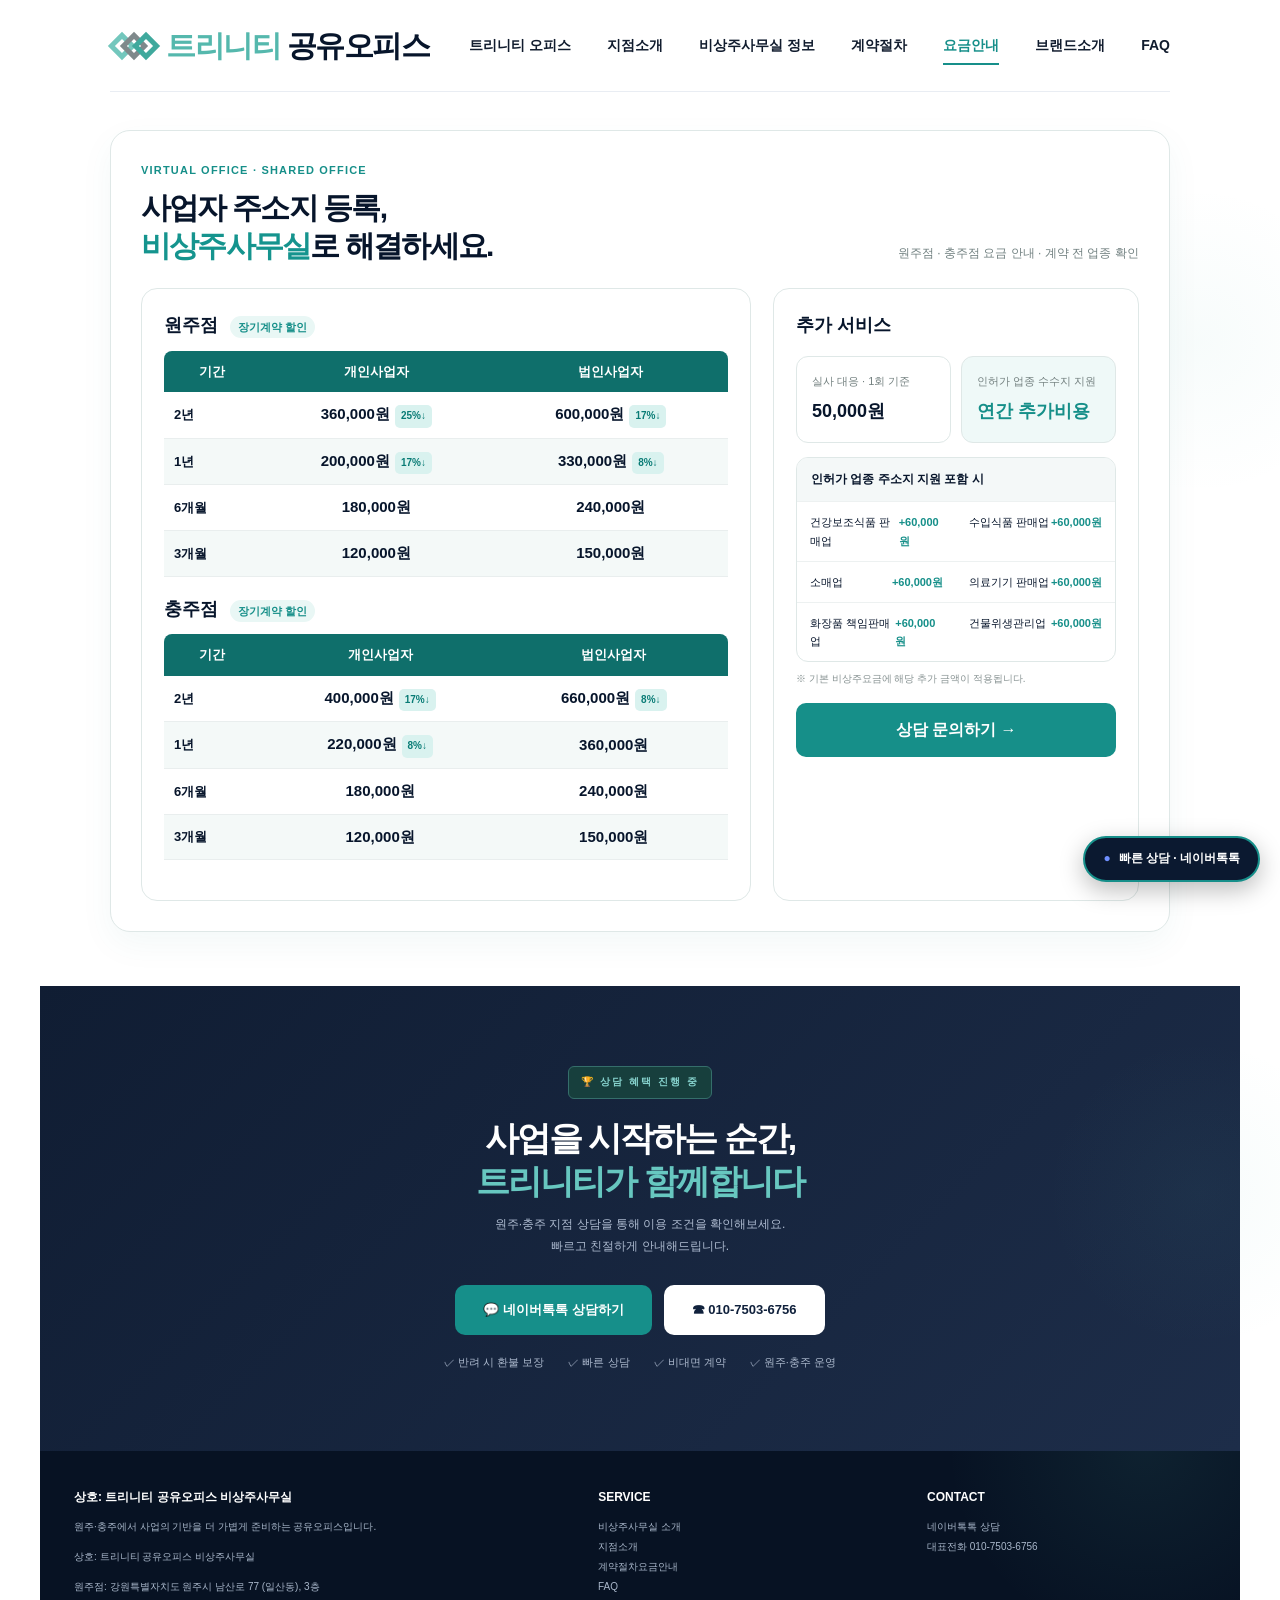
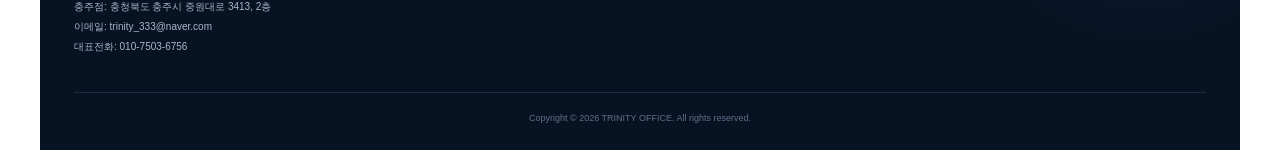
<file: pricing.html>
<!doctype html><html lang="ko"><head><meta charset="utf-8"><meta name="viewport" content="width=device-width,initial-scale=1">
<title>요금안내 | 트리니티 공유오피스</title><meta name="description" content="원주·충주 비상주사무실, 사업자등록 주소, 우편물 알림, 현장실사 지원, 비대면 계약을 제공하는 트리니티 공유오피스."><meta name="robots" content="index,follow">
<link rel="stylesheet" href="assets/style.css"><link rel="icon" href="assets/trinity-blue-v2.ico" sizes="any"><style>
:root{--tn:#0b1930;--tn2:#132542;--blue:#168f8a;--blue2:#2aa9a3;--sky:#e9f7f5;--cream:#f8f8f5;--line:#e2e6ed;--text:#07152b;--muted:#687386}
*{box-sizing:border-box}html{scroll-behavior:smooth}body{margin:0;background:#fff;color:var(--text);font-family:Pretendard,"Noto Sans KR",Arial,sans-serif}.ref-page{max-width:1200px;margin:0 auto;background:#fff}.ref-wrap{width:calc(100% - 72px);max-width:1060px;margin:0 auto}.ref-header{height:92px;display:flex;align-items:center;justify-content:space-between}.ref-brand{font-size:24px;font-weight:900;letter-spacing:-1.2px;color:var(--text);text-decoration:none}.ref-brand i{font-style:normal;color:var(--blue)}.ref-nav{display:flex;gap:36px;align-items:center}.ref-nav a{font-size:14px;font-weight:750;color:#111c2e;text-decoration:none}.ref-nav a.active{color:var(--blue)}.page-title{font-size:30px;font-weight:900;margin:0 0 28px;letter-spacing:-1.5px}
.notice-bar{height:42px;background:#12213a;color:#fff;display:flex;align-items:center;justify-content:center;font-size:12px;font-weight:800}.notice-bar b{color:#67c7c0}.hero-ref{background:linear-gradient(120deg,#0b172c 0%,#111b2b 55%,#20242c 100%);min-height:625px;padding:82px 32px 70px;color:#fff;display:grid;grid-template-columns:1.25fr .85fr;gap:55px;align-items:center}.eyebrow{display:inline-flex;align-items:center;gap:9px;border:1px solid #477d7a;border-radius:999px;padding:9px 17px;font-size:12px;font-weight:850;color:#d8efed}.eyebrow:before{content:"★";color:#48b7b0}.hero-ref h1{font-size:57px;line-height:1.08;letter-spacing:-3.4px;margin:28px 0 30px}.hero-ref h1 span{color:#35aaa4}.hero-ref p{font-size:17px;line-height:1.85;color:#c4cfdf;margin:0 0 28px}.hero-ref p strong{color:#fff}.hero-actions{display:flex;gap:12px}.hero-btn{min-height:60px;padding:0 28px;border-radius:13px;display:inline-flex;align-items:center;justify-content:center;font-weight:850;text-decoration:none}.hero-btn.primary{background:var(--blue);color:#fff}.hero-btn.secondary{background:#253149;border:1px solid #44516a;color:#fff}.hero-points{display:flex;gap:24px;margin-top:34px;font-size:12px;color:#b9c5d6}.hero-points span:before{content:"✓";color:#55beb7;font-weight:900;margin-right:8px}.price-card{position:relative;background:linear-gradient(145deg,#35aaa4,#147f7b);color:#fff;border-radius:24px;padding:38px 36px 34px;transform:rotate(-2deg);box-shadow:0 28px 60px #0004}.price-badge{position:absolute;top:-17px;left:50%;transform:translateX(-50%);background:#0f716d;color:#fff;padding:9px 20px;border-radius:999px;font-size:12px;font-weight:900;white-space:nowrap}.price-card small{display:block;text-align:center;color:#d9f1ef;font-weight:800}.price-card h3{text-align:center;font-size:21px;margin:17px 0 6px}.price-card .price{text-align:center;font-size:51px;font-weight:950;margin:34px 0 5px;border-top:1px dashed #a8dcd8;padding-top:25px}.price-card .price em{font-style:normal;font-size:13px;margin-right:8px}.price-card .sub{text-align:center;font-size:12px;color:#d8efed}.price-note{background:#e8f6f4;color:#116f6b;border-radius:9px;padding:12px;text-align:center;font-size:11px;font-weight:800;margin:18px 0}.price-list{list-style:none;padding:0;margin:18px 0 25px}.price-list li{font-size:13px;margin:14px 0}.price-list li:before{content:"✓";display:inline-grid;place-items:center;width:19px;height:19px;border-radius:50%;background:#fff;color:var(--blue);margin-right:10px;font-weight:900}.price-cta{display:block;text-align:center;background:#0a1932;color:#fff;text-decoration:none;border-radius:12px;padding:17px;font-weight:900}
.stats{margin:0 auto;background:#fafaf8;display:grid;grid-template-columns:repeat(4,1fr);padding:34px 70px}.stat{text-align:center;padding:18px;border-right:1px solid #dfe2e7}.stat:last-child{border:0}.stat-icon{width:46px;height:46px;margin:0 auto 12px;border:1px solid #cdd9ff;background:#f3f6ff;border-radius:12px;display:grid;place-items:center;color:var(--blue)}.stat-icon svg{width:22px;height:22px;stroke:currentColor;fill:none;stroke-width:1.8}.stat strong{display:block;font-size:30px;letter-spacing:-1.4px}.stat span{font-size:12px;color:#647083}
.ref-section{padding:78px 74px}.ref-section.soft{background:#fafaf7}.center-head{text-align:center;margin-bottom:58px}.tag{display:inline-block;background:#e8f6f4;color:var(--blue);border:1px solid #d9f1ef;border-radius:6px;padding:7px 12px;font-size:10px;letter-spacing:2px;font-weight:900}.center-head h2,.left-head h2{font-size:38px;line-height:1.2;letter-spacing:-2.3px;margin:16px 0 17px}.center-head h2 span,.left-head h2 span{color:var(--blue)}.center-head h2:after{content:"";display:block;width:325px;max-width:70%;height:8px;margin:-5px auto 0;background:linear-gradient(90deg,#dbe5ff,#9fd7d2);border-radius:10px;position:relative;z-index:-1}.center-head p,.left-head p{font-size:14px;line-height:1.9;color:#748094}.compare{display:grid;grid-template-columns:1fr 74px 1fr;align-items:center;gap:10px;max-width:885px;margin:0 auto}.compare-card{min-height:395px;border-radius:22px;padding:38px 32px}.compare-card.before{background:#344154;color:#fff}.compare-card.after{background:linear-gradient(145deg,#2ba39d,#168f8a);color:#fff;box-shadow:0 20px 45px #168f8a2a}.chip{display:inline-block;border:1px solid #ffffff38;background:#ffffff12;border-radius:999px;padding:8px 13px;font-size:10px;font-weight:900;letter-spacing:1px}.compare-icon{font-size:30px;margin:20px 0 12px}.compare-card h3{font-size:23px;margin:0 0 15px}.compare-card p{font-size:13px;line-height:1.85;color:#c5cfdd}.compare-card.after p{color:#fff}.compare-card ul{list-style:none;padding:18px 0 0;margin:0}.compare-card li{font-size:12px;margin:12px 0;color:#c8d2df}.compare-card.after li{color:#fff}.compare-card li:before{content:"✓";margin-right:10px}.compare-card.before li:before{color:#ff9aa2}.compare-arrow{width:50px;height:50px;border-radius:50%;border:1px solid #dbe3f1;display:grid;place-items:center;font-size:25px;color:var(--blue);box-shadow:0 8px 25px #10204015}
.recommend-grid{display:grid;grid-template-columns:repeat(4,1fr);gap:18px}.rec{border:1px solid #dfe3ea;border-radius:18px;padding:28px 24px;min-height:218px;background:#fff}.rec-icon{width:49px;height:49px;border-radius:13px;background:#e8f6f4;display:grid;place-items:center;font-size:22px;margin-bottom:18px}.rec h3{font-size:15px;margin:0 0 12px}.rec p{font-size:12px;line-height:1.9;color:#778294}.tax-tip{margin-top:32px;border:1px solid #b6dfdc;background:#e8f6f4;border-radius:16px;padding:20px 26px;font-size:13px;font-weight:800}.tax-tip b{color:var(--blue)}
.why{display:grid;grid-template-columns:1fr 1fr;gap:64px;align-items:center}.left-head .tag{margin-bottom:4px}.left-head h2:after{display:none}.reason-box{border:1px solid #dfe3ea;border-radius:18px;background:#fff;box-shadow:0 16px 45px #0e234015;padding:12px}.reason{display:grid;grid-template-columns:38px 1fr;gap:12px;padding:18px;border-bottom:1px dashed #e0e4ea}.reason:last-child{border:0}.check{width:27px;height:27px;border-radius:50%;background:var(--blue);color:#fff;display:grid;place-items:center;font-weight:900}.reason b{font-size:14px}.reason span{display:block;font-size:11px;color:#778294;margin-top:5px}
.process{position:relative;display:grid;grid-template-columns:repeat(4,1fr);gap:45px;margin-top:68px}.process:before{content:"";position:absolute;left:10%;right:10%;top:39px;border-top:1px dashed #8ea8ff}.stepx{text-align:center;position:relative}.step-icon{width:78px;height:78px;margin:0 auto 20px;border-radius:50%;background:#fff;border:1px solid #dce2ec;display:grid;place-items:center;font-size:31px;position:relative}.step-no{position:absolute;right:-4px;top:-8px;width:29px;height:29px;border-radius:50%;background:var(--blue);color:#fff;font-size:11px;font-weight:900;display:grid;place-items:center}.stepx h3{font-size:16px;margin:0 0 9px}.stepx p{font-size:12px;color:#768295;line-height:1.8}
.faq-wrap{max-width:630px;margin:0 auto}.faq-item{border:1px solid var(--blue);border-radius:13px;padding:19px 17px;margin:10px 0}.faq-q{display:flex;justify-content:space-between;align-items:center;font-size:16px;font-weight:900}.faq-x{width:21px;height:21px;border-radius:50%;background:var(--blue);color:#fff;display:grid;place-items:center}.faq-a{font-size:14px;line-height:1.9;color:#687386;border-top:1px dashed #dfe3e8;margin-top:13px;padding-top:13px}.faq-a b{color:var(--blue)}
.cta-footer{background:linear-gradient(135deg,#101d33,#1d2d49);color:#fff;padding:80px 40px;text-align:center}.cta-footer .tag{background:#173f3d;border-color:#356e6b;color:#86d2cd}.cta-footer h2{font-size:34px;line-height:1.25;letter-spacing:-2px;margin:18px 0 12px}.cta-footer h2 span{color:#67c7c0}.cta-footer p{font-size:12px;line-height:1.8;color:#aebbd0}.cta-actions{display:flex;justify-content:center;gap:12px;margin:28px 0 18px}.cta-actions a{padding:14px 28px;border-radius:10px;text-decoration:none;font-size:13px;font-weight:900}.cta-actions .talk{background:var(--blue);color:#fff}.cta-actions .phone{background:#fff;color:#10213c}.trust{font-size:11px;color:#aab7cb}.trust span{margin:0 12px}.footer-ref{background:#071223;color:#c1ccdb;padding:35px 34px 24px;text-align:left}.footer-grid{display:grid;grid-template-columns:1.7fr 1fr 1fr;gap:50px}.footer-ref b{color:#fff;font-size:12px}.footer-ref p,.footer-ref a{font-size:10px;line-height:2;color:#a9b7ca;text-decoration:none}.copyright{text-align:center;border-top:1px solid #1e2b40;margin-top:25px;padding-top:18px;font-size:9px;color:#61708a}.float-ref{position:fixed;right:20px;bottom:18px;background:#0b1930;color:#fff;border:2px solid #168f8a;border-radius:999px;padding:11px 18px;text-decoration:none;font-size:12px;font-weight:900;box-shadow:0 8px 24px #0004;z-index:20}.float-ref:before{content:"●";color:#6f8fff;margin-right:8px}

.ref-brand-ko{display:flex;align-items:center;gap:7px;letter-spacing:-.7px;white-space:nowrap}.ref-brand-ko .brand-mark{display:flex;align-items:center;width:48px;height:25px;position:relative;margin-right:1px}.ref-brand-ko .brand-mark span{position:absolute;width:20px;height:20px;border:5px solid #55b8ad;transform:rotate(45deg);background:transparent}.ref-brand-ko .brand-mark span:nth-child(1){left:2px;border-color:#73c7bd}.ref-brand-ko .brand-mark span:nth-child(2){left:14px;border-color:#7f898b}.ref-brand-ko .brand-mark span:nth-child(3){left:26px;border-color:#3fa99d}.ref-brand-ko strong{font-size:22px;font-weight:950;color:#07152b}.ref-brand-ko small{font-size:12px;font-weight:850;color:#687386;margin-left:1px}
@media(max-width:800px){.ref-page{width:100%}.ref-wrap{width:calc(100% - 32px)}.ref-header{height:68px}.ref-brand{font-size:18px}.ref-nav a{display:none}.ref-nav a:last-child{display:block}.page-title{font-size:24px;margin-bottom:18px}.hero-ref{grid-template-columns:1fr;padding:52px 22px;min-height:auto}.hero-ref h1{font-size:42px;letter-spacing:-2.4px}.price-card{transform:none}.hero-actions{display:grid}.hero-points{flex-wrap:wrap;gap:10px 18px}.stats{grid-template-columns:1fr 1fr;padding:20px}.stat:nth-child(2){border-right:0}.stat{border-bottom:1px solid #dfe2e7}.ref-section{padding:62px 20px}.center-head h2,.left-head h2{font-size:31px}.compare{grid-template-columns:1fr}.compare-arrow{margin:0 auto;transform:rotate(90deg)}.recommend-grid{grid-template-columns:1fr 1fr}.why{grid-template-columns:1fr;gap:30px}.process{grid-template-columns:1fr 1fr;gap:35px 15px}.process:before{display:none}.footer-grid{grid-template-columns:1fr}.float-ref{right:12px;bottom:12px}}

/* pricing section */
.pricing-section{padding:38px 0 54px}.pricing-shell{border:1px solid #dfe8e7;border-radius:20px;padding:30px;background:#fff;box-shadow:0 12px 34px #0f77700d}.pricing-kicker{font-size:11px;font-weight:900;letter-spacing:1.2px;color:#168f89}.pricing-head{display:flex;justify-content:space-between;gap:28px;align-items:end;margin:10px 0 24px}.pricing-head h2{margin:0;font-size:30px;letter-spacing:-1.8px;line-height:1.25}.pricing-head h2 span{color:#15948e}.pricing-head p{margin:0;color:#718080;font-size:12px}.pricing-grid{display:grid;grid-template-columns:1.25fr .75fr;gap:22px}.price-panel,.addon-panel{border:1px solid #dfe8e7;border-radius:16px;padding:22px;background:#fff}.branch-title{font-size:18px;font-weight:900;margin:0 0 10px}.branch-title small{font-size:11px;color:#168f89;background:#e9f7f5;border-radius:999px;padding:5px 8px;margin-left:7px}.rate-table{width:100%;border-collapse:collapse;margin-bottom:18px;font-size:13px}.rate-table th{background:#0f6f6b;color:#fff;padding:10px}.rate-table th:first-child{border-radius:8px 0 0 0}.rate-table th:last-child{border-radius:0 8px 0 0}.rate-table td{text-align:center;padding:10px;border-bottom:1px solid #e9eeee}.rate-table tbody tr:nth-child(even){background:#f4f9f8}.rate-table td:first-child{text-align:left;font-weight:800}.rate-table strong{font-size:15px}.discount{display:inline-block;margin-left:5px;padding:3px 6px;border-radius:5px;background:#d9f2ef;color:#087b75;font-size:10px;font-weight:900}.addon-panel h3{margin:0 0 15px;font-size:18px}.addon-top{display:grid;grid-template-columns:1fr 1fr;gap:10px;margin-bottom:14px}.addon-card{border:1px solid #dfe8e7;border-radius:12px;padding:15px}.addon-card.accent{background:#eff9f8}.addon-card span{display:block;font-size:11px;color:#748180}.addon-card strong{display:block;margin-top:7px;font-size:18px}.addon-card.accent strong{color:#168f89}.permit{border:1px solid #dfe8e7;border-radius:12px;overflow:hidden}.permit-head{padding:12px 14px;background:#f4f8f8;font-size:12px;font-weight:900}.permit-grid{display:grid;grid-template-columns:1fr 1fr}.permit-grid div{display:flex;justify-content:space-between;padding:11px 13px;border-top:1px solid #edf1f1;font-size:11px}.permit-grid b{color:#168f89}.pricing-note{font-size:10px;color:#879292;margin-top:9px}.pricing-cta{display:block;margin-top:15px;padding:14px;border-radius:10px;text-align:center;background:#168f89;color:#fff;text-decoration:none;font-weight:900}
@media(max-width:800px){.pricing-section{padding:24px 0 36px}.pricing-shell{padding:18px}.pricing-head{display:block}.pricing-head p{margin-top:10px}.pricing-grid{grid-template-columns:1fr}.pricing-head h2{font-size:25px}.rate-table{font-size:11px}.rate-table strong{font-size:13px}.addon-top,.permit-grid{grid-template-columns:1fr}}
</style><style>
/* Mobile readability & spacing refinement */
@media (max-width: 767px){
  html{-webkit-text-size-adjust:100%;}
  body{line-height:1.7;word-break:keep-all;overflow-wrap:break-word;}
  p,li,span,a,b,strong,h1,h2,h3,h4,summary{word-break:keep-all;}
  .wrap,.ref-wrap{width:calc(100% - 36px)!important;max-width:none!important;margin-left:auto!important;margin-right:auto!important;}
  section,.ref-section{padding-left:0!important;padding-right:0!important;}
  .ref-section{padding-top:60px!important;padding-bottom:60px!important;}
  .section-head,.center-head,.left-head{margin-bottom:32px!important;}
  .section-head h2,.center-head h2,.left-head h2{line-height:1.28!important;letter-spacing:-1.4px!important;margin-top:12px!important;margin-bottom:14px!important;}
  .section-head p,.center-head p,.left-head p,.lead,.hook-desc{font-size:15px!important;line-height:1.8!important;}
  .card,.rec,.branch,.compare-card,.virtual-feature,.about-story-card{padding:24px 20px!important;}
  .grid3,.grid4,.service-six,.recommend-grid{gap:14px!important;}
  .hero-actions,.actions,.cta-actions{gap:10px!important;}
  .btn,.hero-btn,.cta-actions a{padding-left:18px!important;padding-right:18px!important;line-height:1.35!important;}
  .hero-points,.hook-points{gap:10px 14px!important;line-height:1.55!important;}
  .faq-item{padding:18px 16px!important;}
  .faq-q,.faq-a{line-height:1.65!important;}
  .footer-grid,.foot{gap:24px!important;}
}
@media (max-width: 540px){
  .wrap,.ref-wrap{width:calc(100% - 32px)!important;}
  section{padding-top:58px!important;padding-bottom:58px!important;}
  .hero-ref{padding:58px 18px 54px!important;gap:34px!important;}
  .hero-ref h1,.hook-title{font-size:39px!important;line-height:1.14!important;letter-spacing:-2px!important;margin-top:20px!important;margin-bottom:22px!important;}
  .hero-ref p{font-size:15px!important;line-height:1.8!important;}
  .hero-actions{flex-direction:column!important;}
  .hero-btn{width:100%!important;min-height:54px!important;}
  .hero-points{display:grid!important;grid-template-columns:1fr!important;margin-top:24px!important;}
  .price-card{padding:32px 22px 26px!important;}
  .stats{grid-template-columns:1fr 1fr!important;padding:24px 14px!important;}
  .stat{padding:18px 8px!important;}
  .center-head h2,.left-head h2,.section-head h2{font-size:31px!important;}
  .compare{grid-template-columns:1fr!important;gap:14px!important;}
  .compare-arrow{transform:rotate(90deg);margin:auto!important;}
  .process{grid-template-columns:1fr!important;gap:28px!important;margin-top:40px!important;}
  .process:before{display:none!important;}
  .why{grid-template-columns:1fr!important;gap:30px!important;}
  .float-ref{left:16px!important;right:16px!important;bottom:12px!important;text-align:center!important;}
}
</style>
<style id="trinity-motion-v3">
/* Subtle entrance motion for text and photos */
.motion-reveal{opacity:0;transform:translateY(18px);transition:opacity .7s ease,transform .7s cubic-bezier(.22,.61,.36,1);will-change:opacity,transform}
.motion-reveal.motion-in{opacity:1;transform:translateY(0)}
img.motion-reveal{transform:translateY(16px) scale(.985);transition:opacity .75s ease,transform .85s cubic-bezier(.22,.61,.36,1)}
img.motion-reveal.motion-in{transform:translateY(0) scale(1)}
.motion-delay-1{transition-delay:.07s}.motion-delay-2{transition-delay:.14s}.motion-delay-3{transition-delay:.21s}
@media (prefers-reduced-motion:reduce){.motion-reveal{opacity:1!important;transform:none!important;transition:none!important}}
</style>
</head><body><div class="ref-page">
<div class="ref-wrap"><header class="ref-header"><a class="ref-brand ref-brand-ko" href="index.html"><span class="brand-mark"><span></span><span></span><span></span></span><strong style="font-size:30px;letter-spacing:-1.5px"><span style="color:#55b8ad">트리니티</span> <span style="color:#07152b">공유오피스</span></strong></a><nav class="ref-nav"><a href="index.html">트리니티 오피스</a><a href="branches.html">지점소개</a><a href="virtual-office.html">비상주사무실 정보</a><a href="contract.html">계약절차</a><a class="active" href="pricing.html">요금안내</a><a href="about.html">브랜드소개</a><a href="faq.html">FAQ</a><button class="mobile-menu-btn" type="button" aria-label="메뉴 열기" aria-expanded="false"><span></span><span></span><span></span></button></nav><div class="mobile-menu-panel" id="mobileMenu"><a href="branches.html">지점소개</a><a href="virtual-office.html">비상주사무실이란?</a><a href="about.html">트리니티 소개</a><a href="contract.html">계약절차</a><a href="pricing.html">요금안내</a><a href="faq.html">FAQ</a><a target="_blank" href="https://talk.naver.com/profile/wohkm1o">상담 문의</a></div></header></div><section class="pricing-section"><div class="ref-wrap"><div class="pricing-shell"><div class="pricing-kicker">VIRTUAL OFFICE · SHARED OFFICE</div><div class="pricing-head"><h2>사업자 주소지 등록,<br><span>비상주사무실</span>로 해결하세요.</h2><p>원주점 · 충주점 요금 안내 · 계약 전 업종 확인</p></div><div class="pricing-grid"><div class="price-panel"><div class="branch-title">원주점 <small>장기계약 할인</small></div><table class="rate-table"><thead><tr><th>기간</th><th>개인사업자</th><th>법인사업자</th></tr></thead><tbody><tr><td>2년</td><td><strong>360,000원</strong><span class="discount">25%↓</span></td><td><strong>600,000원</strong><span class="discount">17%↓</span></td></tr><tr><td>1년</td><td><strong>200,000원</strong><span class="discount">17%↓</span></td><td><strong>330,000원</strong><span class="discount">8%↓</span></td></tr><tr><td>6개월</td><td><strong>180,000원</strong></td><td><strong>240,000원</strong></td></tr><tr><td>3개월</td><td><strong>120,000원</strong></td><td><strong>150,000원</strong></td></tr></tbody></table><div class="branch-title">충주점 <small>장기계약 할인</small></div><table class="rate-table"><thead><tr><th>기간</th><th>개인사업자</th><th>법인사업자</th></tr></thead><tbody><tr><td>2년</td><td><strong>400,000원</strong><span class="discount">17%↓</span></td><td><strong>660,000원</strong><span class="discount">8%↓</span></td></tr><tr><td>1년</td><td><strong>220,000원</strong><span class="discount">8%↓</span></td><td><strong>360,000원</strong></td></tr><tr><td>6개월</td><td><strong>180,000원</strong></td><td><strong>240,000원</strong></td></tr><tr><td>3개월</td><td><strong>120,000원</strong></td><td><strong>150,000원</strong></td></tr></tbody></table></div><div class="addon-panel"><h3>추가 서비스</h3><div class="addon-top"><div class="addon-card"><span>실사 대응 · 1회 기준</span><strong>50,000원</strong></div><div class="addon-card accent"><span>인허가 업종 수수지 지원</span><strong>연간 추가비용</strong></div></div><div class="permit"><div class="permit-head">인허가 업종 주소지 지원 포함 시</div><div class="permit-grid"><div>건강보조식품 판매업 <b>+60,000원</b></div><div>수입식품 판매업 <b>+60,000원</b></div><div>소매업 <b>+60,000원</b></div><div>의료기기 판매업 <b>+60,000원</b></div><div>화장품 책임판매업 <b>+60,000원</b></div><div>건물위생관리업 <b>+60,000원</b></div></div></div><div class="pricing-note">※ 기본 비상주요금에 해당 추가 금액이 적용됩니다.</div><a class="pricing-cta" target="_blank" href="https://talk.naver.com/profile/wohkm1o">상담 문의하기 →</a></div></div></div></div></section><section class="cta-footer"><span class="tag">🏆 상담 혜택 진행 중</span><h2>사업을 시작하는 순간,<br><span>트리니티가 함께합니다</span></h2><p>원주·충주 지점 상담을 통해 이용 조건을 확인해보세요.<br>빠르고 친절하게 안내해드립니다.</p><div class="cta-actions"><a class="talk" target="_blank" href="https://talk.naver.com/profile/wohkm1o">💬 네이버톡톡 상담하기</a><a class="phone" href="tel:01075036756">☎ 010-7503-6756</a></div><div class="trust"><span>✓ 반려 시 환불 보장</span><span>✓ 빠른 상담</span><span>✓ 비대면 계약</span><span>✓ 원주·충주 운영</span></div></section>
<footer class="footer-ref"><div class="footer-grid"><div><b>상호: 트리니티 공유오피스 비상주사무실</b><p>원주·충주에서 사업의 기반을 더 가볍게 준비하는 공유오피스입니다.</p><p>상호: 트리니티 공유오피스 비상주사무실</p><p>원주점: 강원특별자치도 원주시 남산로 77 (일산동), 3층<br>충주점: 충청북도 충주시 중원대로 3413, 2층<br>이메일: trinity_333@naver.com<br>대표전화: 010-7503-6756</p></div><div><b>SERVICE</b><p><a href="virtual-office.html">비상주사무실 소개</a><br><a href="branches.html">지점소개</a><br><a href="contract.html">계약절차</a><a class="active" href="pricing.html">요금안내</a><br><a href="faq.html">FAQ</a></p></div><div><b>CONTACT</b><p><a target="_blank" href="https://talk.naver.com/profile/wohkm1o">네이버톡톡 상담</a><br><a href="tel:01075036756">대표전화 010-7503-6756</a></p></div></div><div class="copyright">Copyright © 2026 TRINITY OFFICE. All rights reserved.</div></footer></div>
<a class="float-ref" target="_blank" href="https://talk.naver.com/profile/wohkm1o">빠른 상담 · 네이버톡톡</a><script src="assets/app.js"></script>
<script id="trinity-motion-v3-script">
(function(){
  var selectors='h1,h2,h3,.section-title,.eyebrow,.badge,p,img,.card,.feature-card,.stat,.stat-card';
  var els=[].slice.call(document.querySelectorAll(selectors)).filter(function(el){return !el.closest('nav,header,.mobile-menu');});
  els.forEach(function(el,i){el.classList.add('motion-reveal'); if(i%4) el.classList.add('motion-delay-'+(i%4));});
  if(!('IntersectionObserver' in window)){els.forEach(function(el){el.classList.add('motion-in')});return;}
  var io=new IntersectionObserver(function(entries){entries.forEach(function(e){if(e.isIntersecting){e.target.classList.add('motion-in');io.unobserve(e.target);}})},{threshold:.12,rootMargin:'0px 0px -35px 0px'});
  els.forEach(function(el){io.observe(el)});
})();
</script>
</body></html>
</file>
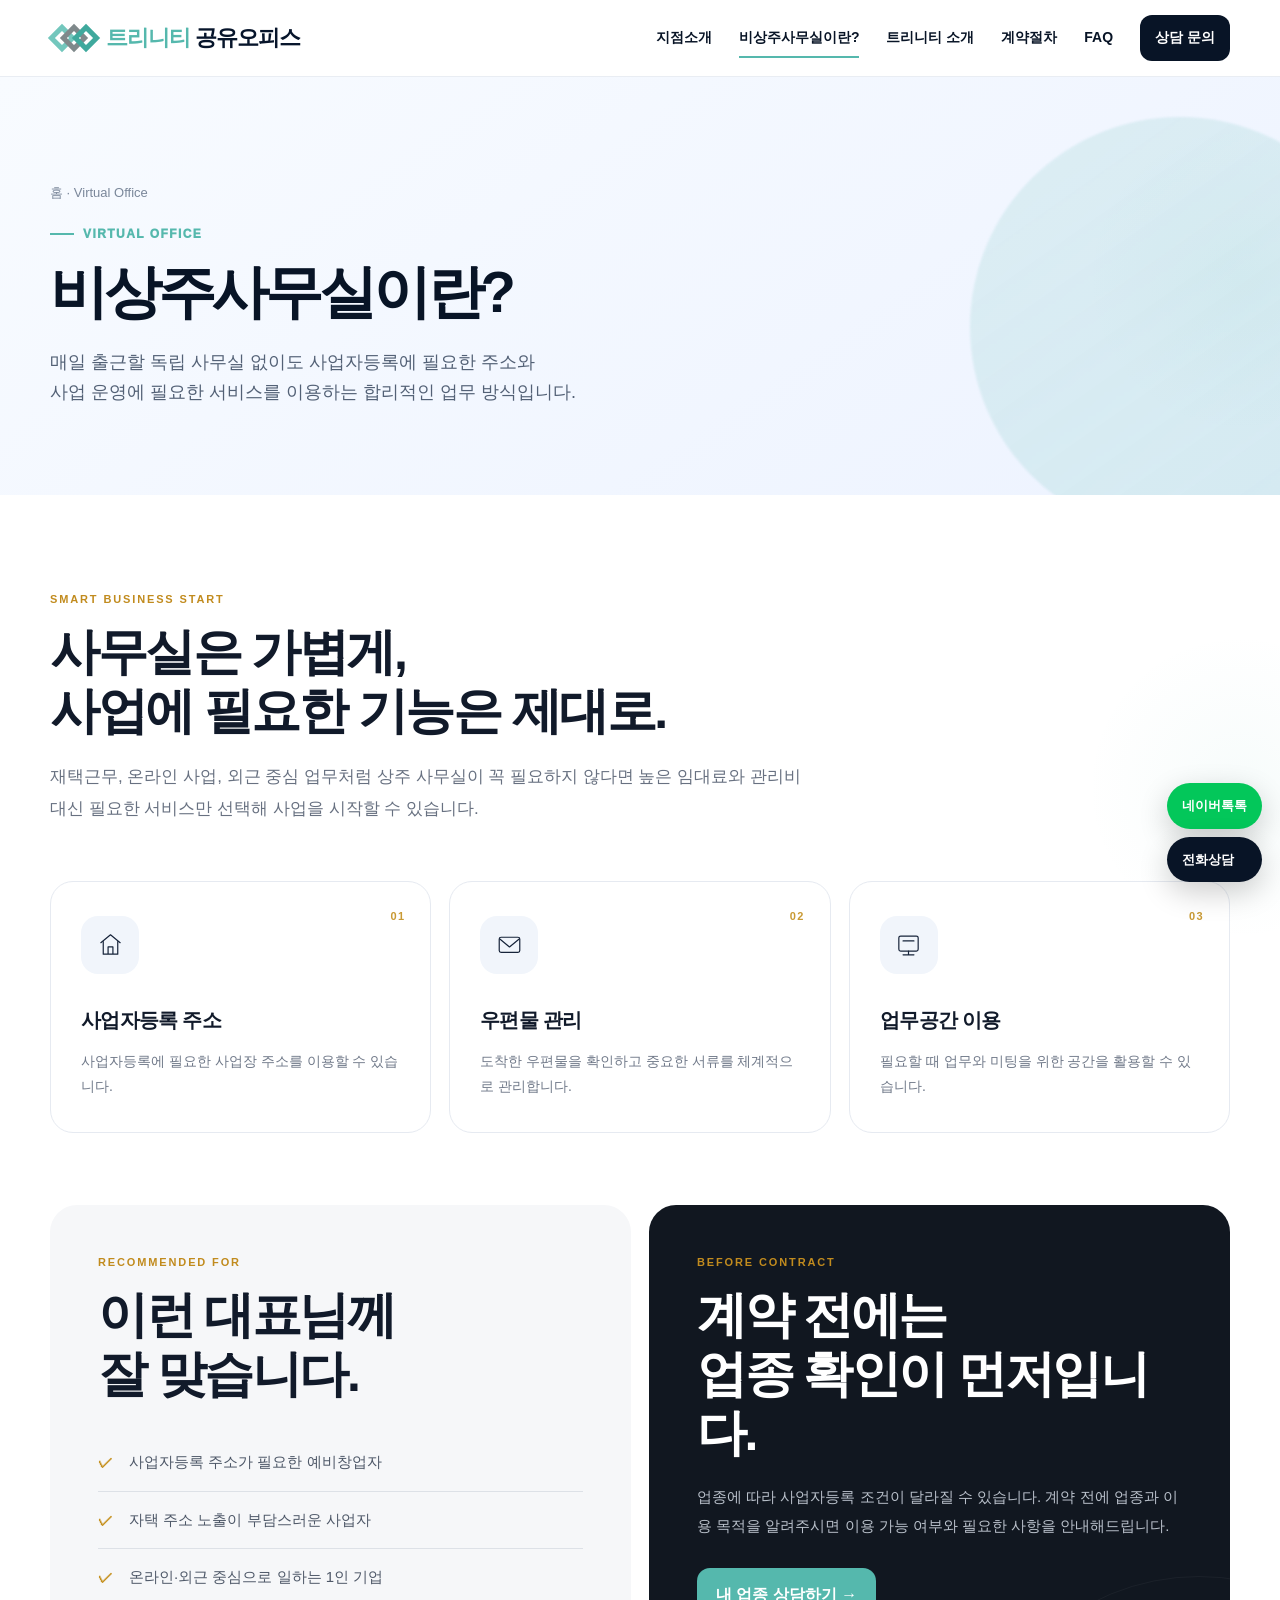
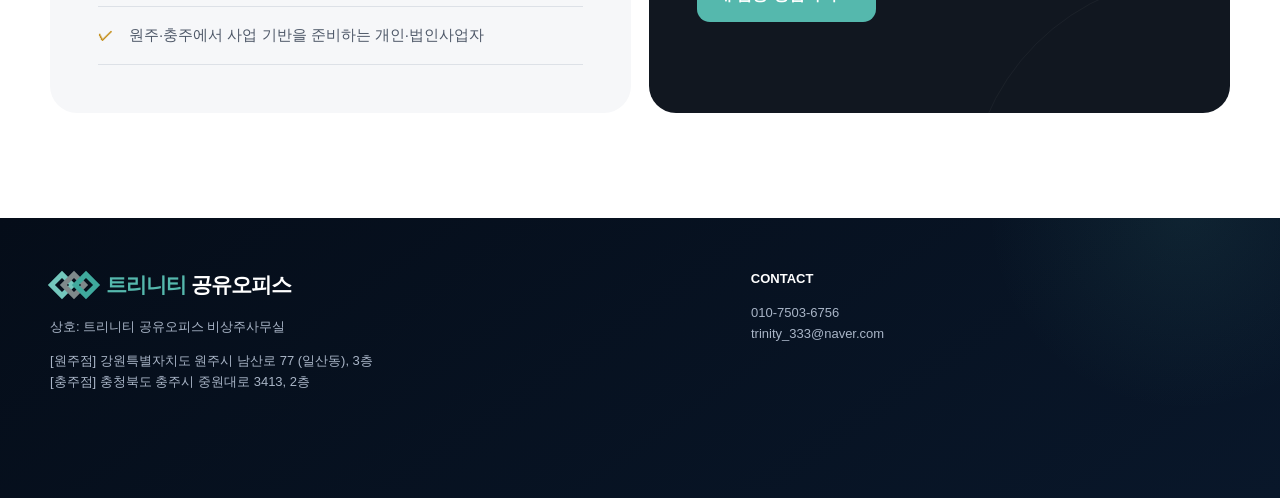
<file: virtual-office.html>
<!doctype html><html lang="ko"><head><meta charset="utf-8"><meta name="viewport" content="width=device-width,initial-scale=1">
<title>비상주사무실이란? | 원주 비상주사무실 트리니티</title>
<meta name="keywords" content="비상주사무실, 원주비상주사무실, 충주비상주사무실, 사업자등록주소, 비상주오피스"><meta name="description" content="비상주사무실이란 무엇인지, 사업자등록 주소와 우편물 관리, 업무공간 이용 방법을 안내합니다. 원주 비상주사무실·충주 비상주사무실 트리니티."><meta name="robots" content="index,follow"><meta property="og:title" content="비상주사무실이란? | 원주공유오피스 트리니티"><meta property="og:description" content="비상주사무실이란 무엇인지, 추천 대상과 계약 전 확인사항을 안내합니다.">
<link rel="stylesheet" href="assets/style.css"><link rel="icon" href="assets/trinity-blue-v2.ico" sizes="any">
<link rel="icon" type="image/png" sizes="32x32" href="assets/trinity-blue-v2-32.png">
<link rel="apple-touch-icon" sizes="192x192" href="assets/trinity-blue-v2-192.png">
<style>
/* Mobile readability & spacing refinement */
@media (max-width: 767px){
  html{-webkit-text-size-adjust:100%;}
  body{line-height:1.7;word-break:keep-all;overflow-wrap:break-word;}
  p,li,span,a,b,strong,h1,h2,h3,h4,summary{word-break:keep-all;}
  .wrap,.ref-wrap{width:calc(100% - 36px)!important;max-width:none!important;margin-left:auto!important;margin-right:auto!important;}
  section,.ref-section{padding-left:0!important;padding-right:0!important;}
  .ref-section{padding-top:60px!important;padding-bottom:60px!important;}
  .section-head,.center-head,.left-head{margin-bottom:32px!important;}
  .section-head h2,.center-head h2,.left-head h2{line-height:1.28!important;letter-spacing:-1.4px!important;margin-top:12px!important;margin-bottom:14px!important;}
  .section-head p,.center-head p,.left-head p,.lead,.hook-desc{font-size:15px!important;line-height:1.8!important;}
  .card,.rec,.branch,.compare-card,.virtual-feature,.about-story-card{padding:24px 20px!important;}
  .grid3,.grid4,.service-six,.recommend-grid{gap:14px!important;}
  .hero-actions,.actions,.cta-actions{gap:10px!important;}
  .btn,.hero-btn,.cta-actions a{padding-left:18px!important;padding-right:18px!important;line-height:1.35!important;}
  .hero-points,.hook-points{gap:10px 14px!important;line-height:1.55!important;}
  .faq-item{padding:18px 16px!important;}
  .faq-q,.faq-a{line-height:1.65!important;}
  .footer-grid,.foot{gap:24px!important;}
}
@media (max-width: 540px){
  .wrap,.ref-wrap{width:calc(100% - 32px)!important;}
  section{padding-top:58px!important;padding-bottom:58px!important;}
  .hero-ref{padding:58px 18px 54px!important;gap:34px!important;}
  .hero-ref h1,.hook-title{font-size:39px!important;line-height:1.14!important;letter-spacing:-2px!important;margin-top:20px!important;margin-bottom:22px!important;}
  .hero-ref p{font-size:15px!important;line-height:1.8!important;}
  .hero-actions{flex-direction:column!important;}
  .hero-btn{width:100%!important;min-height:54px!important;}
  .hero-points{display:grid!important;grid-template-columns:1fr!important;margin-top:24px!important;}
  .price-card{padding:32px 22px 26px!important;}
  .stats{grid-template-columns:1fr 1fr!important;padding:24px 14px!important;}
  .stat{padding:18px 8px!important;}
  .center-head h2,.left-head h2,.section-head h2{font-size:31px!important;}
  .compare{grid-template-columns:1fr!important;gap:14px!important;}
  .compare-arrow{transform:rotate(90deg);margin:auto!important;}
  .process{grid-template-columns:1fr!important;gap:28px!important;margin-top:40px!important;}
  .process:before{display:none!important;}
  .why{grid-template-columns:1fr!important;gap:30px!important;}
  .float-ref{left:16px!important;right:16px!important;bottom:12px!important;text-align:center!important;}
}
</style>
<style id="trinity-motion-v3">
/* Subtle entrance motion for text and photos */
.motion-reveal{opacity:0;transform:translateY(18px);transition:opacity .7s ease,transform .7s cubic-bezier(.22,.61,.36,1);will-change:opacity,transform}
.motion-reveal.motion-in{opacity:1;transform:translateY(0)}
img.motion-reveal{transform:translateY(16px) scale(.985);transition:opacity .75s ease,transform .85s cubic-bezier(.22,.61,.36,1)}
img.motion-reveal.motion-in{transform:translateY(0) scale(1)}
.motion-delay-1{transition-delay:.07s}.motion-delay-2{transition-delay:.14s}.motion-delay-3{transition-delay:.21s}
@media (prefers-reduced-motion:reduce){.motion-reveal{opacity:1!important;transform:none!important;transition:none!important}}
</style>
</head><body><header><div class="wrap nav"><a class="logo brand-unified" href="index.html"><span class="brand-mark"><span></span><span></span><span></span></span><strong><span class="brand-mint">트리니티</span> <span class="brand-dark">공유오피스</span></strong></a><nav>
<a class="" href="branches.html">지점소개</a>
<a class="active" href="virtual-office.html">비상주사무실이란?</a>
<a class="" href="about.html">트리니티 소개</a>
<a class="" href="contract.html">계약절차</a>
<a class="" href="faq.html">FAQ</a>
<a class="navcta" href="tel:01075036756">상담 문의</a><button class="mobile-menu-btn" type="button" aria-label="메뉴 열기" aria-expanded="false"><span></span><span></span><span></span></button></nav></div><div class="mobile-menu-panel" id="mobileMenu"><a href="branches.html">지점소개</a><a href="virtual-office.html">비상주사무실이란?</a><a href="about.html">트리니티 소개</a><a href="contract.html">계약절차</a><a href="pricing.html">요금안내</a><a href="faq.html">FAQ</a><a target="_blank" href="https://talk.naver.com/profile/wohkm1o">상담 문의</a></div></header><main>
<section class="pagehero virtual-hero">
  <div class="orb a"></div>
  <div class="wrap reveal">
    <div class="breadcrumbs"><a href="index.html">홈</a> · Virtual Office</div>
    <span class="kicker">VIRTUAL OFFICE</span>
    <h1>비상주사무실이란?</h1>
    <p class="lead">매일 출근할 독립 사무실 없이도 사업자등록에 필요한 주소와<br class="desktop-only"> 사업 운영에 필요한 서비스를 이용하는 합리적인 업무 방식입니다.</p>
  </div>
</section>

<section class="virtual-clean">
  <div class="wrap">
    <div class="virtual-intro reveal">
      <span class="virtual-label">SMART BUSINESS START</span>
      <h2>사무실은 가볍게,<br>사업에 필요한 기능은 제대로.</h2>
      <p>재택근무, 온라인 사업, 외근 중심 업무처럼 상주 사무실이 꼭 필요하지 않다면
      높은 임대료와 관리비 대신 필요한 서비스만 선택해 사업을 시작할 수 있습니다.</p>
    </div>

    <div class="virtual-feature-grid">
      <article class="virtual-feature reveal">
        <div class="vf-icon"><svg viewBox="0 0 48 48"><path d="M8 21L24 8l16 13"/><path d="M12 19v21h24V19M20 40V28h8v12"/></svg></div>
        <span>01</span><h3>사업자등록 주소</h3>
        <p>사업자등록에 필요한 사업장 주소를 이용할 수 있습니다.</p>
      </article>
      <article class="virtual-feature reveal">
        <div class="vf-icon"><svg viewBox="0 0 48 48"><rect x="7" y="12" width="34" height="25" rx="3"/><path d="M8 15l16 13 16-13"/></svg></div>
        <span>02</span><h3>우편물 관리</h3>
        <p>도착한 우편물을 확인하고 중요한 서류를 체계적으로 관리합니다.</p>
      </article>
      <article class="virtual-feature reveal">
        <div class="vf-icon"><svg viewBox="0 0 48 48"><rect x="8" y="10" width="32" height="25" rx="3"/><path d="M15 41h18M24 35v6M15 18h18"/></svg></div>
        <span>03</span><h3>업무공간 이용</h3>
        <p>필요할 때 업무와 미팅을 위한 공간을 활용할 수 있습니다.</p>
      </article>
    </div>

    <div class="virtual-split">
      <div class="virtual-panel reveal">
        <span class="virtual-label">RECOMMENDED FOR</span>
        <h2>이런 대표님께<br>잘 맞습니다.</h2>
        <ul class="virtual-checks">
          <li>사업자등록 주소가 필요한 예비창업자</li>
          <li>자택 주소 노출이 부담스러운 사업자</li>
          <li>온라인·외근 중심으로 일하는 1인 기업</li>
          <li>원주·충주에서 사업 기반을 준비하는 개인·법인사업자</li>
        </ul>
      </div>
      <div class="virtual-panel dark reveal">
        <span class="virtual-label">BEFORE CONTRACT</span>
        <h2>계약 전에는<br>업종 확인이 먼저입니다.</h2>
        <p>업종에 따라 사업자등록 조건이 달라질 수 있습니다. 계약 전에 업종과 이용 목적을 알려주시면 이용 가능 여부와 필요한 사항을 안내해드립니다.</p>
        <a class="btn primary" target="_blank" href="https://talk.naver.com/profile/wohkm1o">내 업종 상담하기 →</a>
      </div>
    </div>
  </div>
</section>
</main><footer><div class="wrap foot"><div><div class="logo brand-unified"><span class="brand-mark"><span></span><span></span><span></span></span><strong><span class="brand-mint">트리니티</span> <span class="brand-dark">공유오피스</span></strong></div><p>상호: 트리니티 공유오피스 비상주사무실</p><p>[원주점] 강원특별자치도 원주시 남산로 77 (일산동), 3층<br>[충주점] 충청북도 충주시 중원대로 3413, 2층</p></div><div><b style="color:#fff">CONTACT</b><p>010-7503-6756<br>trinity_333@naver.com<br></p></div></div></footer><div class="float"><a class="talk" target="_blank" href="https://talk.naver.com/profile/wohkm1o">네이버톡톡</a><a class="phone" href="tel:01075036756">전화상담</a></div><script src="assets/app.js"></script>
<script id="trinity-motion-v3-script">
(function(){
  var selectors='h1,h2,h3,.section-title,.eyebrow,.badge,p,img,.card,.feature-card,.stat,.stat-card';
  var els=[].slice.call(document.querySelectorAll(selectors)).filter(function(el){return !el.closest('nav,header,.mobile-menu');});
  els.forEach(function(el,i){el.classList.add('motion-reveal'); if(i%4) el.classList.add('motion-delay-'+(i%4));});
  if(!('IntersectionObserver' in window)){els.forEach(function(el){el.classList.add('motion-in')});return;}
  var io=new IntersectionObserver(function(entries){entries.forEach(function(e){if(e.isIntersecting){e.target.classList.add('motion-in');io.unobserve(e.target);}})},{threshold:.12,rootMargin:'0px 0px -35px 0px'});
  els.forEach(function(el){io.observe(el)});
})();
</script>
</body></html>
</file>
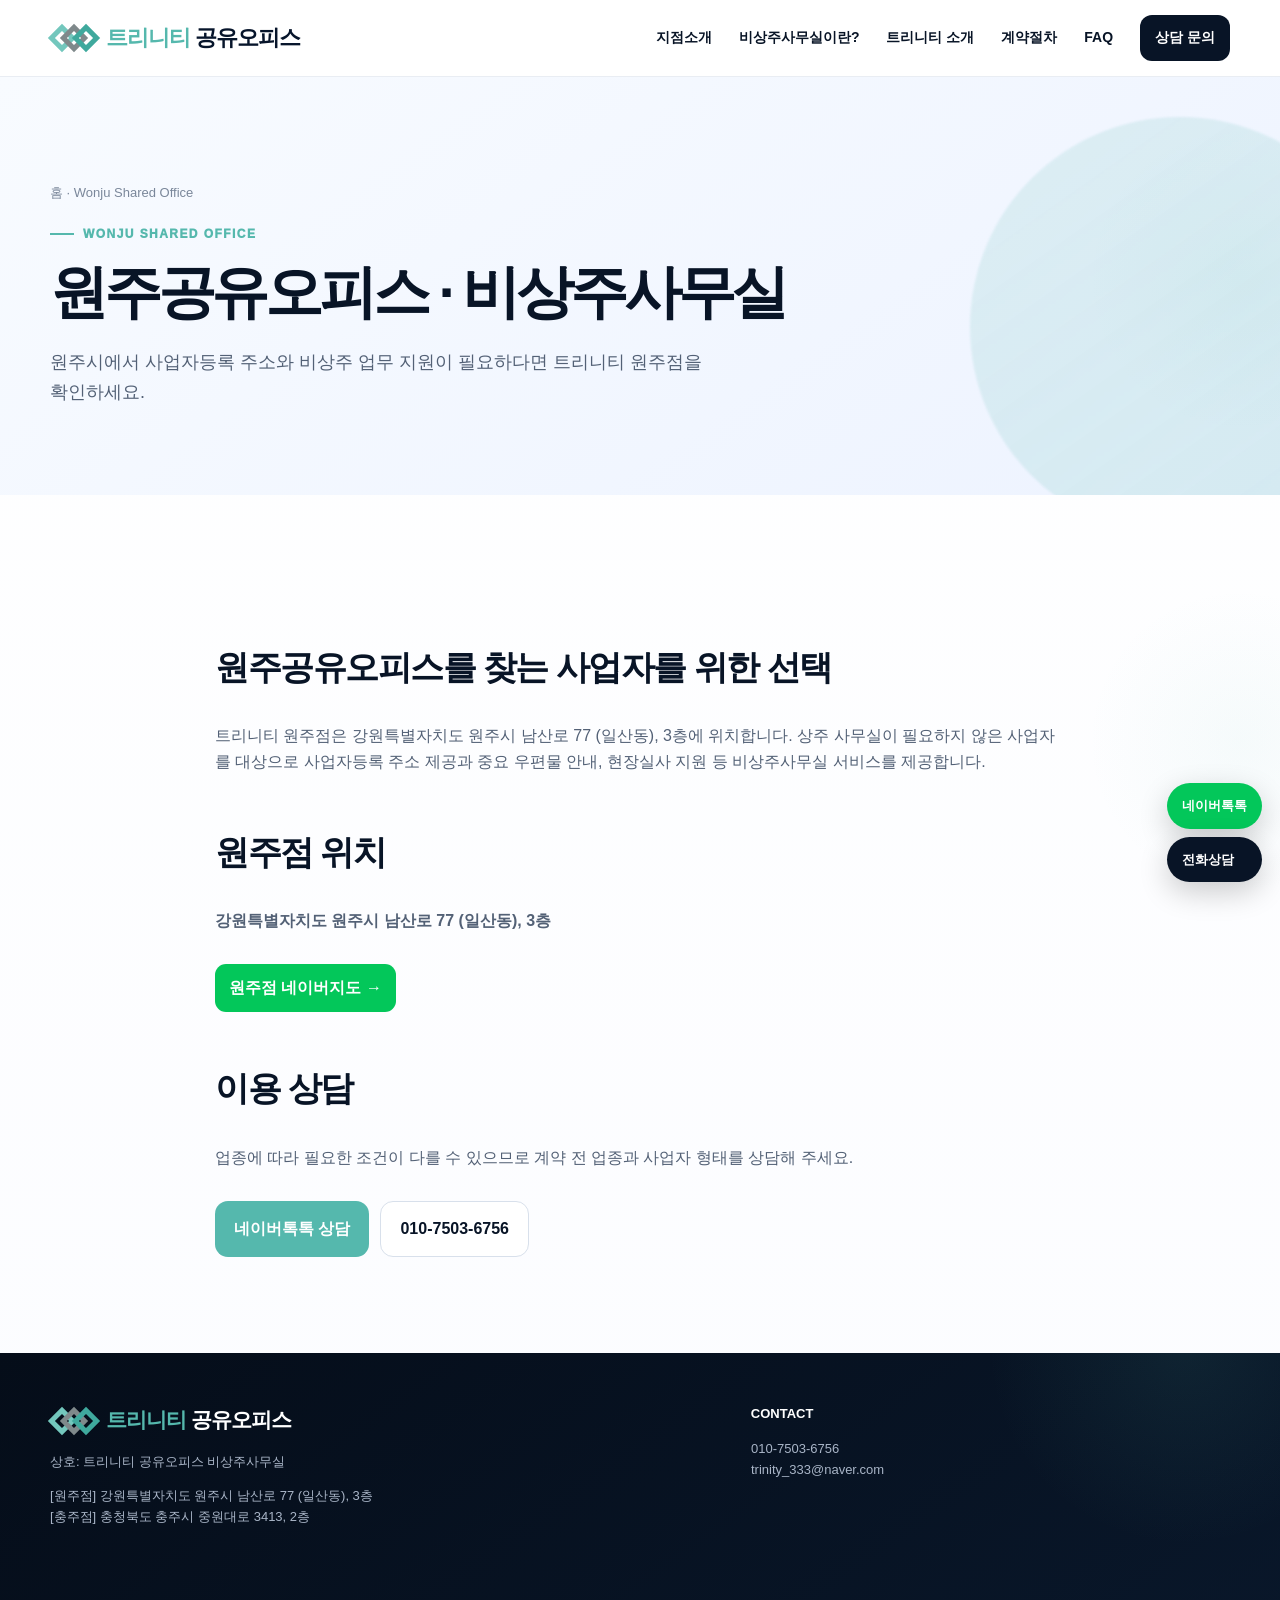
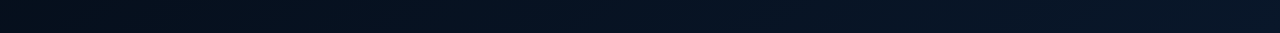
<file: wonju-shared-office.html>
<!doctype html><html lang="ko"><head><meta charset="utf-8"><meta name="viewport" content="width=device-width,initial-scale=1">
<title>원주공유오피스 | 원주 비상주사무실 트리니티</title>
<meta name="keywords" content="원주공유오피스, 원주비상주사무실, 원주사업자등록주소, 원주1인사무실, 원주공유사무실"><meta name="description" content="원주공유오피스와 원주 비상주사무실을 찾는 개인사업자, 법인사업자, 1인 기업을 위한 트리니티 원주점. 사업자등록 주소와 업무공간을 제공합니다."><meta name="robots" content="index,follow"><meta property="og:title" content="원주공유오피스 | 트리니티 원주 비상주사무실"><meta property="og:description" content="원주공유오피스 트리니티 원주점. 원주시 남산로 77 3층, 사업자등록 주소와 비상주사무실 업무 지원.">
<link rel="stylesheet" href="assets/style.css"><link rel="icon" href="assets/trinity-blue-v2.ico" sizes="any">
<link rel="icon" type="image/png" sizes="32x32" href="assets/trinity-blue-v2-32.png">
<link rel="apple-touch-icon" sizes="192x192" href="assets/trinity-blue-v2-192.png">
<style>
/* Mobile readability & spacing refinement */
@media (max-width: 767px){
  html{-webkit-text-size-adjust:100%;}
  body{line-height:1.7;word-break:keep-all;overflow-wrap:break-word;}
  p,li,span,a,b,strong,h1,h2,h3,h4,summary{word-break:keep-all;}
  .wrap,.ref-wrap{width:calc(100% - 36px)!important;max-width:none!important;margin-left:auto!important;margin-right:auto!important;}
  section,.ref-section{padding-left:0!important;padding-right:0!important;}
  .ref-section{padding-top:60px!important;padding-bottom:60px!important;}
  .section-head,.center-head,.left-head{margin-bottom:32px!important;}
  .section-head h2,.center-head h2,.left-head h2{line-height:1.28!important;letter-spacing:-1.4px!important;margin-top:12px!important;margin-bottom:14px!important;}
  .section-head p,.center-head p,.left-head p,.lead,.hook-desc{font-size:15px!important;line-height:1.8!important;}
  .card,.rec,.branch,.compare-card,.virtual-feature,.about-story-card{padding:24px 20px!important;}
  .grid3,.grid4,.service-six,.recommend-grid{gap:14px!important;}
  .hero-actions,.actions,.cta-actions{gap:10px!important;}
  .btn,.hero-btn,.cta-actions a{padding-left:18px!important;padding-right:18px!important;line-height:1.35!important;}
  .hero-points,.hook-points{gap:10px 14px!important;line-height:1.55!important;}
  .faq-item{padding:18px 16px!important;}
  .faq-q,.faq-a{line-height:1.65!important;}
  .footer-grid,.foot{gap:24px!important;}
}
@media (max-width: 540px){
  .wrap,.ref-wrap{width:calc(100% - 32px)!important;}
  section{padding-top:58px!important;padding-bottom:58px!important;}
  .hero-ref{padding:58px 18px 54px!important;gap:34px!important;}
  .hero-ref h1,.hook-title{font-size:39px!important;line-height:1.14!important;letter-spacing:-2px!important;margin-top:20px!important;margin-bottom:22px!important;}
  .hero-ref p{font-size:15px!important;line-height:1.8!important;}
  .hero-actions{flex-direction:column!important;}
  .hero-btn{width:100%!important;min-height:54px!important;}
  .hero-points{display:grid!important;grid-template-columns:1fr!important;margin-top:24px!important;}
  .price-card{padding:32px 22px 26px!important;}
  .stats{grid-template-columns:1fr 1fr!important;padding:24px 14px!important;}
  .stat{padding:18px 8px!important;}
  .center-head h2,.left-head h2,.section-head h2{font-size:31px!important;}
  .compare{grid-template-columns:1fr!important;gap:14px!important;}
  .compare-arrow{transform:rotate(90deg);margin:auto!important;}
  .process{grid-template-columns:1fr!important;gap:28px!important;margin-top:40px!important;}
  .process:before{display:none!important;}
  .why{grid-template-columns:1fr!important;gap:30px!important;}
  .float-ref{left:16px!important;right:16px!important;bottom:12px!important;text-align:center!important;}
}
</style>
<style id="trinity-motion-v3">
/* Subtle entrance motion for text and photos */
.motion-reveal{opacity:0;transform:translateY(18px);transition:opacity .7s ease,transform .7s cubic-bezier(.22,.61,.36,1);will-change:opacity,transform}
.motion-reveal.motion-in{opacity:1;transform:translateY(0)}
img.motion-reveal{transform:translateY(16px) scale(.985);transition:opacity .75s ease,transform .85s cubic-bezier(.22,.61,.36,1)}
img.motion-reveal.motion-in{transform:translateY(0) scale(1)}
.motion-delay-1{transition-delay:.07s}.motion-delay-2{transition-delay:.14s}.motion-delay-3{transition-delay:.21s}
@media (prefers-reduced-motion:reduce){.motion-reveal{opacity:1!important;transform:none!important;transition:none!important}}
</style>
</head><body><header><div class="wrap nav"><a class="logo brand-unified" href="index.html"><span class="brand-mark"><span></span><span></span><span></span></span><strong><span class="brand-mint">트리니티</span> <span class="brand-dark">공유오피스</span></strong></a><nav>
<a class="" href="branches.html">지점소개</a>
<a class="" href="virtual-office.html">비상주사무실이란?</a>
<a class="" href="about.html">트리니티 소개</a>
<a class="" href="contract.html">계약절차</a>
<a class="" href="faq.html">FAQ</a>
<a class="navcta" href="tel:01075036756">상담 문의</a><button class="mobile-menu-btn" type="button" aria-label="메뉴 열기" aria-expanded="false"><span></span><span></span><span></span></button></nav></div><div class="mobile-menu-panel" id="mobileMenu"><a href="branches.html">지점소개</a><a href="virtual-office.html">비상주사무실이란?</a><a href="about.html">트리니티 소개</a><a href="contract.html">계약절차</a><a href="pricing.html">요금안내</a><a href="faq.html">FAQ</a><a target="_blank" href="https://talk.naver.com/profile/wohkm1o">상담 문의</a></div></header><main><section class="pagehero"><div class="orb a"></div><div class="wrap reveal"><div class="breadcrumbs"><a href="index.html">홈</a> · Wonju Shared Office</div><span class="kicker">Wonju Shared Office</span><h1>원주공유오피스 · 비상주사무실</h1><p class="lead">원주시에서 사업자등록 주소와 비상주 업무 지원이 필요하다면 트리니티 원주점을 확인하세요.</p></div></section><section><div class="wrap content"><h2>원주공유오피스를 찾는 사업자를 위한 선택</h2><p>트리니티 원주점은 강원특별자치도 원주시 남산로 77 (일산동), 3층에 위치합니다. 상주 사무실이 필요하지 않은 사업자를 대상으로 사업자등록 주소 제공과 중요 우편물 안내, 현장실사 지원 등 비상주사무실 서비스를 제공합니다.</p><h2>원주점 위치</h2><p><b>강원특별자치도 원주시 남산로 77 (일산동), 3층</b></p><a class="map" target="_blank" href="https://naver.me/5CF8Ouur">원주점 네이버지도 →</a><h2>이용 상담</h2><p>업종에 따라 필요한 조건이 다를 수 있으므로 계약 전 업종과 사업자 형태를 상담해 주세요.</p><div class="actions"><a class="btn primary" target="_blank" href="https://talk.naver.com/profile/wohkm1o">네이버톡톡 상담</a><a class="btn ghost" href="tel:01075036756">010-7503-6756</a></div></div></section></main><footer><div class="wrap foot"><div><div class="logo brand-unified"><span class="brand-mark"><span></span><span></span><span></span></span><strong><span class="brand-mint">트리니티</span> <span class="brand-dark">공유오피스</span></strong></div><p>상호: 트리니티 공유오피스 비상주사무실</p><p>[원주점] 강원특별자치도 원주시 남산로 77 (일산동), 3층<br>[충주점] 충청북도 충주시 중원대로 3413, 2층</p></div><div><b style="color:#fff">CONTACT</b><p>010-7503-6756<br>trinity_333@naver.com<br></p></div></div></footer><div class="float"><a class="talk" target="_blank" href="https://talk.naver.com/profile/wohkm1o">네이버톡톡</a><a class="phone" href="tel:01075036756">전화상담</a></div><script src="assets/app.js"></script>
<script id="trinity-motion-v3-script">
(function(){
  var selectors='h1,h2,h3,.section-title,.eyebrow,.badge,p,img,.card,.feature-card,.stat,.stat-card';
  var els=[].slice.call(document.querySelectorAll(selectors)).filter(function(el){return !el.closest('nav,header,.mobile-menu');});
  els.forEach(function(el,i){el.classList.add('motion-reveal'); if(i%4) el.classList.add('motion-delay-'+(i%4));});
  if(!('IntersectionObserver' in window)){els.forEach(function(el){el.classList.add('motion-in')});return;}
  var io=new IntersectionObserver(function(entries){entries.forEach(function(e){if(e.isIntersecting){e.target.classList.add('motion-in');io.unobserve(e.target);}})},{threshold:.12,rootMargin:'0px 0px -35px 0px'});
  els.forEach(function(el){io.observe(el)});
})();
</script>
</body></html>
</file>
<file: assets/style.css>
:root{--ink:#081426;--navy:#0b1930;--blue:#55b8ad;--cyan:#73c7bd;--paper:#f5f8fc;--muted:#68758a;--line:#e3e9f1;--white:#fff;--green:#03c75a}
*{box-sizing:border-box}html{scroll-behavior:smooth}body{margin:0;font-family:Pretendard,"Noto Sans KR",Arial,sans-serif;color:var(--ink);background:#fff;line-height:1.65;overflow-x:hidden}a{text-decoration:none;color:inherit}.wrap{width:min(1180px,calc(100% - 44px));margin:auto}
header{position:sticky;top:0;z-index:80;background:rgba(255,255,255,.78);backdrop-filter:blur(18px);border-bottom:1px solid rgba(225,231,239,.72)}.nav{height:76px;display:flex;align-items:center;justify-content:space-between}.logo{font-size:21px;font-weight:950;letter-spacing:-1px}.logo i{font-style:normal;color:var(--blue)}nav{display:flex;align-items:center;gap:27px;font-size:14px;font-weight:800}nav a{position:relative}nav a:after{content:"";position:absolute;left:0;right:100%;bottom:-8px;height:2px;background:var(--blue);transition:.25s}nav a:hover:after,nav a.active:after{right:0}.navcta{background:var(--ink);color:#fff;border-radius:12px;padding:11px 15px}
.hero{min-height:700px;display:flex;align-items:center;position:relative;overflow:hidden;background:radial-gradient(circle at 78% 25%,#dce8ff 0,transparent 28%),linear-gradient(135deg,#fbfdff 0,#f0f5ff 58%,#fff 100%)}.orb{position:absolute;border-radius:50%;filter:blur(1px);pointer-events:none}.orb.a{width:420px;height:420px;right:-110px;top:40px;background:linear-gradient(145deg,#55b8ad22,#73c7bd33);animation:float 7s ease-in-out infinite}.orb.b{width:170px;height:170px;right:28%;bottom:35px;border:1px solid #55b8ad35;animation:float 5s ease-in-out infinite reverse}.hero-grid{display:grid;grid-template-columns:1.15fr .85fr;gap:70px;align-items:center}.kicker{display:inline-flex;align-items:center;gap:9px;font-size:12px;font-weight:950;letter-spacing:.12em;color:var(--blue);text-transform:uppercase}.kicker:before{content:"";width:24px;height:2px;background:var(--blue)}h1{font-size:clamp(48px,5.4vw,76px);line-height:1.04;letter-spacing:-4.2px;margin:18px 0 25px}.gradient{background:linear-gradient(90deg,#55b8ad,#1679ff);-webkit-background-clip:text;color:transparent}.lead{font-size:18px;color:#536176;max-width:670px}.actions{display:flex;gap:11px;flex-wrap:wrap;margin-top:30px}.btn{display:inline-flex;align-items:center;justify-content:center;padding:14px 19px;border-radius:13px;font-weight:900;transition:.25s}.btn:hover{transform:translateY(-3px);box-shadow:0 14px 35px #172b5120}.primary{background:var(--blue);color:#fff}.darkbtn{background:var(--ink);color:#fff}.ghost{background:#fff;border:1px solid #d8e0eb}.glass{background:rgba(8,20,38,.94);color:#fff;border-radius:30px;padding:32px;box-shadow:0 32px 80px #11244b2d;position:relative;transform:perspective(900px) rotateY(-4deg);transition:.4s}.glass:hover{transform:perspective(900px) rotateY(0) translateY(-5px)}.pill{display:inline-block;background:#b9ff6a;color:#10210a;font-size:11px;font-weight:950;border-radius:99px;padding:6px 10px}.glass h2{font-size:31px;line-height:1.2;letter-spacing:-1.5px}.mini{padding:16px 17px;border:1px solid #ffffff20;background:#ffffff0b;border-radius:17px;margin-top:10px}.mini b{display:block}.mini small{color:#b6c2d4}
.metrics{margin-top:-34px;position:relative;z-index:4}.metric-grid{display:grid;grid-template-columns:repeat(4,1fr);background:#fff;border:1px solid var(--line);border-radius:22px;box-shadow:0 20px 50px #203b6a12;overflow:hidden}.metric{padding:25px;text-align:center;border-right:1px solid var(--line)}.metric:last-child{border:0}.metric strong{font-size:30px;display:block;color:var(--blue)}
section{padding:96px 0}.soft{background:var(--paper)}.dark{background:var(--navy);color:#fff}.section-head{max-width:760px;margin-bottom:43px}.section-head h2{font-size:43px;line-height:1.16;letter-spacing:-2.2px;margin:9px 0}.section-head p{color:var(--muted)}.dark .section-head p{color:#afbdd0}
.grid3{display:grid;grid-template-columns:repeat(3,1fr);gap:17px}.grid4{display:grid;grid-template-columns:repeat(4,1fr);gap:15px}.card{background:#fff;border:1px solid var(--line);border-radius:22px;padding:27px;transition:.35s cubic-bezier(.2,.8,.2,1);position:relative;overflow:hidden}.card:before{content:"";position:absolute;inset:auto -50px -70px auto;width:130px;height:130px;border-radius:50%;background:#55b8ad0c;transition:.35s}.card:hover{transform:translateY(-8px);box-shadow:0 24px 60px #1c355f14}.card:hover:before{transform:scale(1.8)}.icon{width:48px;height:48px;border-radius:15px;display:grid;place-items:center;background:#edf3ff;font-size:22px}.card h3{margin:16px 0 7px;font-size:19px}.card p{color:var(--muted);font-size:14px;margin:0}
.branch-grid{display:grid;grid-template-columns:1fr 1fr;gap:20px}.branch{border:1px solid var(--line);background:#fff;border-radius:27px;padding:31px;transition:.3s}.branch:hover{box-shadow:0 25px 60px #17325d13;transform:translateY(-5px)}.branch h3{font-size:29px;margin:8px 0}.address{font-weight:850}.map{display:inline-flex;background:var(--green);color:#fff;border-radius:11px;padding:11px 14px;font-weight:900;margin-top:13px}
.band{padding:40px 0;background:linear-gradient(90deg,#55b8ad,#2147cc);color:#fff}.band .wrap{display:flex;align-items:center;justify-content:space-between;gap:25px}.band h3{font-size:28px;margin:0}.band p{margin:4px 0;color:#dfe7ff}
.steps{display:grid;grid-template-columns:repeat(4,1fr);gap:14px}.step{border-top:3px solid var(--blue);background:#fff;border-radius:0 0 19px 19px;padding:25px;border-left:1px solid var(--line);border-right:1px solid var(--line);border-bottom:1px solid var(--line)}.step b{color:var(--blue)}.step p{font-size:14px;color:var(--muted)}
.split{display:grid;grid-template-columns:1fr 1fr;gap:50px;align-items:center}.feature-list{display:grid;gap:10px}.feature{padding:18px;border-bottom:1px solid #ffffff20}.feature span{display:block;color:#b4c0d1;font-size:14px}
.faq{max-width:880px}.faq details{padding:21px 4px;border-bottom:1px solid var(--line)}.faq summary{cursor:pointer;font-weight:900}.faq p{color:var(--muted)}
.pagehero{padding:105px 0 70px;background:linear-gradient(145deg,#f8fbff,#edf3ff);position:relative;overflow:hidden}.pagehero h1{font-size:58px}.breadcrumbs{font-size:13px;color:#7a879a;margin-bottom:14px}.content{max-width:850px}.content h2{font-size:34px;letter-spacing:-1.5px;margin-top:48px}.content p,.content li{color:#536176}.toc{background:#f6f8fc;border:1px solid var(--line);border-radius:18px;padding:22px;margin:28px 0}.toc b{display:block;margin-bottom:7px}.toc a{display:block;color:#55b8ad;margin:5px 0}
footer{background:#07101e;color:#a9b5c7;padding:50px 0 92px;font-size:13px}.foot{display:grid;grid-template-columns:1.4fr 1fr;gap:30px}.foot .logo{color:#fff}.float{position:fixed;right:18px;bottom:18px;z-index:90;display:flex;flex-direction:column;gap:8px}.float a{padding:12px 15px;border-radius:999px;box-shadow:0 10px 30px #0003;font-size:13px;font-weight:950}.talk{background:var(--green);color:#fff}.phone{background:var(--ink);color:#fff}
.reveal{opacity:0;transform:translateY(28px);transition:opacity .75s,transform .75s}.reveal.on{opacity:1;transform:none}.reveal.delay1{transition-delay:.08s}.reveal.delay2{transition-delay:.16s}.reveal.delay3{transition-delay:.24s}
@keyframes float{50%{transform:translateY(-18px) translateX(8px)}}
@media(max-width:850px){nav a:not(.navcta){display:none}.hero{min-height:auto;padding:80px 0 70px}.hero-grid,.split,.foot{grid-template-columns:1fr}.glass{transform:none}.metric-grid,.grid4,.steps{grid-template-columns:1fr 1fr}.grid3{grid-template-columns:1fr 1fr}.branch-grid{grid-template-columns:1fr}.band .wrap{display:block}.pagehero h1{font-size:45px}}
@media(max-width:540px){.wrap{width:min(100% - 28px,1180px)}.nav{height:67px}.logo{font-size:17px}.navcta{font-size:12px}h1{letter-spacing:-2.5px}.metric-grid,.grid3,.grid4,.steps{grid-template-columns:1fr}.metric{border-right:0;border-bottom:1px solid var(--line)}section{padding:72px 0}.section-head h2{font-size:34px}.pagehero{padding:75px 0 45px}.pagehero h1{font-size:40px}.float{right:10px;bottom:10px}}
/* premium v3 */
.hero{background:linear-gradient(125deg,#07152d 0%,#0c2c68 58%,#123f86 100%);color:#fff}.hero .lead{color:#d8e2f2}.hero .kicker{color:#f4c45c}.hero .kicker:before{background:#f4c45c}.hero .gradient{background:linear-gradient(90deg,#fff,#f3c55d);-webkit-background-clip:text;color:transparent}.hero:before{content:"";position:absolute;inset:0;background:radial-gradient(circle at 12% 20%,#f5c45418 0 2px,transparent 3px),radial-gradient(circle at 74% 35%,#fff2 0 1px,transparent 2px);background-size:130px 130px,90px 90px;animation:drift 18s linear infinite}.glass{background:linear-gradient(145deg,#ffffff12,#ffffff08);border:1px solid #ffffff24;backdrop-filter:blur(16px)}.mini.link{display:block;transition:.25s}.mini.link:hover{background:#ffffff18;transform:translateX(6px)}
.lowest{display:inline-flex;align-items:center;gap:9px;background:linear-gradient(90deg,#f0b83f,#ffd979);color:#15203a;border-radius:999px;padding:9px 15px;font-weight:950;box-shadow:0 10px 30px #f0b83f33;margin-bottom:8px;animation:pulseGlow 2.2s ease-in-out infinite}.photo-grid{display:grid;grid-template-columns:repeat(3,1fr);gap:16px;margin-top:36px}.photo-card{aspect-ratio:1;border-radius:24px;overflow:hidden;position:relative;box-shadow:0 18px 50px #17325d1b}.photo-card img{width:100%;height:100%;object-fit:cover;transition:transform .7s cubic-bezier(.2,.8,.2,1),filter .5s}.photo-card:hover img{transform:scale(1.06);filter:brightness(1.04)}.photo-card:after{content:"";position:absolute;inset:0;background:linear-gradient(180deg,transparent 65%,#07152d66)}.service-six{display:grid;grid-template-columns:repeat(6,1fr);gap:12px}.service-six .card{padding:21px 16px;text-align:center}.service-six .icon{margin:auto}.price-ribbon{margin-top:24px;background:linear-gradient(90deg,#07152d,#0d3475);color:#fff;border-radius:18px;padding:20px 25px;display:flex;align-items:center;justify-content:space-between;gap:20px;overflow:hidden;position:relative}.price-ribbon:after{content:"";position:absolute;width:180px;height:180px;border:1px solid #f2c55c55;border-radius:50%;right:-60px;top:-75px;animation:spin 12s linear infinite}.price-ribbon strong{font-size:23px;color:#f4c45c}.branch{position:relative;overflow:hidden}.branch:after{content:"↗";position:absolute;right:24px;top:22px;font-size:22px;color:#55b8ad;transition:.25s}.branch:hover:after{transform:translate(4px,-4px)}
@keyframes pulseGlow{50%{box-shadow:0 10px 42px #f0b83f77;transform:translateY(-2px)}}@keyframes drift{to{background-position:130px 130px,-90px 90px}}@keyframes spin{to{transform:rotate(360deg)}}
@media(max-width:1050px){.service-six{grid-template-columns:repeat(3,1fr)}}@media(max-width:650px){.photo-grid,.service-six{grid-template-columns:1fr}.price-ribbon{display:block}.price-ribbon .btn{margin-top:12px}}

/* V5: opening hook + button contrast fixes */
.ghost{color:var(--ink)!important}.hero .ghost{color:var(--ink)!important}.band .ghost{color:var(--ink)!important}
.float .phone{color:#fff!important}.float .talk{color:#fff!important}
.hook-screen{min-height:calc(100vh - 76px);display:flex;align-items:center;position:relative;overflow:hidden;background:#061225;color:#fff;padding:70px 0 88px}
.hook-screen:before{content:"";position:absolute;inset:0;background:linear-gradient(115deg,#061225 0%,#0a1d3c 54%,#0b2b60 100%)}
.hook-screen:after{content:"";position:absolute;inset:0;opacity:.35;background-image:radial-gradient(#f2c55c 1px,transparent 1px);background-size:54px 54px;mask-image:linear-gradient(90deg,#000,transparent 75%)}
.hook-inner{position:relative;z-index:2;display:grid;grid-template-columns:1.06fr .94fr;gap:65px;align-items:center}
.hook-label{display:inline-flex;align-items:center;gap:10px;color:#f3c75f;font-size:12px;font-weight:950;letter-spacing:.17em}.hook-label:before{content:"";width:34px;height:2px;background:#f3c75f}
.hook-copy h1{font-size:clamp(50px,5.5vw,78px);line-height:1.07;letter-spacing:-4.5px;margin:18px 0 24px}.hook-copy h1 em{font-style:normal;color:#67c2b7}.hook-copy h1 strong{font-weight:950;color:#f4c55d}
.hook-copy p{color:#c3cfdf;font-size:18px}.hook-actions{display:flex;gap:11px;flex-wrap:wrap;margin-top:29px}.goldbtn{background:linear-gradient(90deg,#efb844,#ffd979);color:#111c31}.hook-outline{border:1px solid #ffffff35;color:#fff;background:#ffffff0b}
.hook-points{display:flex;gap:20px;flex-wrap:wrap;margin-top:26px;color:#dce5f2;font-size:13px;font-weight:800}
.hook-visual{position:relative}.hook-photo{aspect-ratio:1/1;border-radius:36px;overflow:hidden;box-shadow:0 45px 100px #0007;border:1px solid #ffffff22;transform:rotate(1.5deg)}.hook-photo img{width:100%;height:100%;object-fit:cover;transition:transform 1s}.hook-photo:hover img{transform:scale(1.045)}
.hook-badge{position:absolute;right:-22px;top:-25px;width:145px;height:145px;border-radius:50%;display:grid;place-content:center;text-align:center;background:radial-gradient(circle at 35% 30%,#ffe69a,#eeb83e 72%);color:#17213a;border:7px double #fff3b4;box-shadow:0 20px 55px #e9b43f55;animation:badgeFloat 3s ease-in-out infinite}.hook-badge small{font-weight:950;letter-spacing:.12em}.hook-badge b{font-size:20px;line-height:1.25}
.hook-card{position:absolute;left:-35px;bottom:28px;padding:17px 21px;border-radius:17px;background:#ffffffed;color:#0b1930;box-shadow:0 18px 45px #0004;animation:cardFloat 4s ease-in-out infinite}.hook-card b,.hook-card span{display:block}.hook-card span{font-size:13px;color:#627086;margin-top:3px}
.hook-glow{position:absolute;border-radius:50%;filter:blur(80px);opacity:.25}.hook-glow-a{width:380px;height:380px;background:#55b8ad;right:15%;top:10%;animation:glowMove 8s ease-in-out infinite}.hook-glow-b{width:260px;height:260px;background:#f4c55d;left:-80px;bottom:-50px;animation:glowMove 6s ease-in-out infinite reverse}
.scroll-cue{position:absolute;z-index:3;bottom:20px;left:50%;transform:translateX(-50%);font-size:9px;letter-spacing:.22em;color:#9facbf;text-align:center}.scroll-cue span{display:block;width:1px;height:35px;background:linear-gradient(#fff,transparent);margin:0 auto 5px;animation:scrollLine 1.5s infinite}
.hero .actions .ghost{background:#fff;color:#081426!important;border-color:#fff;min-width:132px}.hero .actions .ghost:hover{background:#eef3fb}
@keyframes badgeFloat{50%{transform:translateY(-10px) rotate(2deg)}}@keyframes cardFloat{50%{transform:translateY(8px)}}@keyframes glowMove{50%{transform:translate(25px,-20px) scale(1.08)}}@keyframes scrollLine{0%{transform:scaleY(.2);transform-origin:top}50%{transform:scaleY(1)}100%{transform:scaleY(.2);transform-origin:bottom}}
@media(max-width:850px){.hook-screen{min-height:auto;padding:65px 0 80px}.hook-inner{grid-template-columns:1fr}.hook-visual{max-width:560px}.hook-copy h1{letter-spacing:-3px}.hook-badge{right:-5px}.hook-card{left:12px}.hook-copy p br{display:none}}
@media(max-width:540px){.hook-copy h1{font-size:43px;letter-spacing:-2.6px}.hook-points{gap:9px 14px}.hook-visual{margin-top:12px}.hook-badge{width:112px;height:112px;right:-3px;top:-18px}.hook-badge b{font-size:16px}.hook-card{bottom:14px}.hook-screen{padding-top:50px}}

/* V6 hook headline wrapping correction */
.hook-title{font-size:clamp(43px,4.55vw,69px)!important;line-height:1.11!important;letter-spacing:-3.8px!important;word-break:keep-all;overflow-wrap:normal}
.hook-title .hook-line{display:block;white-space:nowrap}
.hook-title .hook-key{color:#67c2b7;font-weight:950}
.hook-title .hook-gold{color:#f4c55d;font-weight:950;margin-top:3px}
@media(max-width:1050px){
  .hook-title{font-size:clamp(40px,5.1vw,58px)!important;letter-spacing:-3px!important}
}
@media(max-width:850px){
  .hook-title .hook-line{white-space:normal}
  .hook-title{font-size:clamp(40px,8.3vw,61px)!important}
}
@media(max-width:540px){
  .hook-title{font-size:clamp(38px,11vw,49px)!important;letter-spacing:-2.5px!important}
  .hook-title .hook-line{white-space:normal}
}

/* V7 — premium interaction pass for the ENTIRE site */
body{background:linear-gradient(180deg,#fff 0%,#fbfcff 100%)}
section{position:relative;isolation:isolate}
section:not(.hook-screen):not(.hero):not(.dark):not(.soft):before{
 content:"";position:absolute;width:320px;height:320px;border-radius:50%;
 background:radial-gradient(circle,#55b8ad0c,transparent 68%);right:-120px;top:10%;z-index:-1;pointer-events:none
}
.section-head .kicker{transition:transform .35s,color .35s}.section-head:hover .kicker{transform:translateX(8px);color:#3fa99d}
.section-head h2{transition:letter-spacing .35s,transform .35s}.section-head:hover h2{letter-spacing:-1.7px;transform:translateX(3px)}

.card{transform-style:preserve-3d;will-change:transform,box-shadow}
.card:hover{transform:translateY(-10px) rotateX(1.5deg) rotateY(-1.5deg);box-shadow:0 28px 70px rgba(19,48,96,.16);border-color:#cbd8f5}
.card .icon{transition:transform .45s cubic-bezier(.2,.8,.2,1),box-shadow .35s,background .35s}
.card:hover .icon{transform:translateY(-4px) rotate(-6deg) scale(1.12);background:#e4edff;box-shadow:0 12px 28px #55b8ad22}
.card h3{transition:color .3s,transform .3s}.card:hover h3{color:#55b8ad;transform:translateX(2px)}

.branch{position:relative;overflow:hidden;isolation:isolate}
.branch:before{content:"";position:absolute;inset:0;background:linear-gradient(120deg,transparent 25%,rgba(49,92,255,.055),transparent 75%);transform:translateX(-120%);transition:transform .75s;z-index:-1}
.branch:hover:before{transform:translateX(120%)}.branch:hover{border-color:#c7d4f5;box-shadow:0 30px 75px rgba(16,44,92,.16)}
.branch h3 a{display:inline-block;transition:transform .3s,color .3s}.branch:hover h3 a{transform:translateX(5px);color:#55b8ad}
.map{transition:transform .3s,box-shadow .3s,filter .3s}.map:hover{transform:translateY(-3px) scale(1.02);box-shadow:0 13px 30px #03c75a2e;filter:saturate(1.08)}

.service-six .card:nth-child(even){background:linear-gradient(145deg,#fff,#f7f9ff)}
.photo-card{position:relative;overflow:hidden;box-shadow:0 20px 50px #1a335c12;transition:transform .45s,box-shadow .45s,border-radius .45s}
.photo-card:after{content:"TRINITY OFFICE";position:absolute;left:18px;bottom:15px;padding:6px 9px;border-radius:999px;background:rgba(7,16,30,.68);backdrop-filter:blur(8px);color:#fff;font-size:9px;font-weight:900;letter-spacing:.12em;opacity:0;transform:translateY(8px);transition:.35s}
.photo-card:hover{transform:translateY(-8px) scale(1.012);box-shadow:0 30px 70px #102b581f;border-radius:26px}.photo-card:hover:after{opacity:1;transform:none}
.photo-card img{transition:transform .8s cubic-bezier(.2,.8,.2,1),filter .5s}.photo-card:hover img{transform:scale(1.065);filter:contrast(1.03) saturate(1.04)}

.price-ribbon{position:relative;overflow:hidden;transition:transform .4s,box-shadow .4s}
.price-ribbon:after{content:"";position:absolute;top:-80%;left:-20%;width:35%;height:260%;background:linear-gradient(90deg,transparent,#fff8,transparent);transform:rotate(20deg);animation:ribbonShine 5s ease-in-out infinite}
.price-ribbon:hover{transform:translateY(-6px);box-shadow:0 28px 65px #d49c2c25}
@keyframes ribbonShine{0%,70%{left:-30%}100%{left:130%}}

.dark{overflow:hidden;background:radial-gradient(circle at 80% 25%,#193b7138,transparent 30%),linear-gradient(135deg,#071426,#0b1930 55%,#10264a)}
.dark:after{content:"";position:absolute;width:460px;height:460px;border:1px solid #ffffff0b;border-radius:50%;right:-150px;bottom:-220px;animation:slowSpin 18s linear infinite}
.feature{position:relative;transition:transform .35s,background .35s,padding .35s;border-radius:14px}.feature:hover{transform:translateX(9px);background:#ffffff08;padding-left:16px;padding-right:16px}.feature b{transition:color .3s}.feature:hover b{color:#73c7bd}
@keyframes slowSpin{to{transform:rotate(360deg)}}

.step{position:relative;overflow:hidden;transition:transform .4s,box-shadow .4s,border-color .4s}
.step:after{content:"";position:absolute;left:0;bottom:0;width:0;height:3px;background:linear-gradient(90deg,#55b8ad,#73c7bd);transition:width .45s}
.step:hover{transform:translateY(-9px);box-shadow:0 25px 55px #17325b14;border-color:#ccd8f3}.step:hover:after{width:100%}
.step b{display:inline-block;transition:transform .35s}.step:hover b{transform:scale(1.15) translateX(3px)}

.band{position:relative;overflow:hidden;background:linear-gradient(110deg,#3faaa0,#55b8ad 50%,#277f78)}
.band:before,.band:after{content:"";position:absolute;border-radius:50%;border:1px solid #ffffff20}
.band:before{width:260px;height:260px;right:7%;top:-170px;animation:bandOrb 8s ease-in-out infinite}
.band:after{width:130px;height:130px;right:22%;bottom:-85px;animation:bandOrb 6s ease-in-out infinite reverse}
.band .wrap{position:relative;z-index:2}.band h3{transition:transform .35s}.band:hover h3{transform:translateX(5px)}
@keyframes bandOrb{50%{transform:translate(-25px,20px) scale(1.1)}}

footer{position:relative;overflow:hidden;background:linear-gradient(145deg,#050d19,#09172a)}
footer:before{content:"";position:absolute;width:430px;height:430px;border-radius:50%;background:radial-gradient(circle,#55b8ad18,transparent 65%);right:-120px;top:-220px}
.foot{position:relative;z-index:2}.foot>div{transition:transform .35s}.foot>div:hover{transform:translateY(-4px)}
footer .logo i{transition:text-shadow .35s}footer:hover .logo i{text-shadow:0 0 25px #55b8ad70}

.btn{position:relative;overflow:hidden}.btn:after{content:"";position:absolute;inset:0;background:linear-gradient(105deg,transparent 35%,rgba(255,255,255,.28),transparent 65%);transform:translateX(-120%);transition:transform .6s}.btn:hover:after{transform:translateX(120%)}
.float a{transition:transform .3s,box-shadow .3s}.float a:hover{transform:translateY(-5px) scale(1.035);box-shadow:0 18px 38px #0004}

@media (prefers-reduced-motion:reduce){*,*:before,*:after{animation:none!important;transition-duration:.01ms!important}}
@media(max-width:767px){
 .card:hover,.branch:hover,.step:hover,.photo-card:hover{transform:translateY(-3px)!important}
 .feature:hover{transform:none!important;padding-left:0!important;padding-right:0!important}
 .section-head:hover h2,.section-head:hover .kicker{transform:none!important}
}

/* V8 photo interaction cleanup + lightbox */
.photo-card:after{display:none!important;content:none!important}
.photo-card{cursor:zoom-in}
.photo-card:hover{border-radius:20px!important}
.photo-card img{display:block}
.image-lightbox{position:fixed;inset:0;z-index:9999;background:rgba(3,9,18,.88);backdrop-filter:blur(12px);display:flex;align-items:center;justify-content:center;padding:34px;opacity:0;visibility:hidden;transition:opacity .28s,visibility .28s;cursor:zoom-out}
.image-lightbox.open{opacity:1;visibility:visible}
.image-lightbox img{max-width:min(92vw,1200px);max-height:88vh;width:auto;height:auto;object-fit:contain;border-radius:18px;box-shadow:0 35px 100px #0009;transform:scale(.94);transition:transform .3s}
.image-lightbox.open img{transform:scale(1)}
.image-lightbox-close{position:absolute;right:25px;top:20px;width:46px;height:46px;border-radius:50%;border:1px solid #ffffff40;background:#ffffff12;color:#fff;font-size:27px;line-height:42px;text-align:center;cursor:pointer;transition:.25s}
.image-lightbox-close:hover{background:#fff;color:#081426;transform:rotate(90deg)}
@media(max-width:767px){.image-lightbox{padding:16px}.image-lightbox img{max-width:96vw;max-height:82vh;border-radius:12px}.image-lightbox-close{right:12px;top:12px}}

/* V9 opening-copy cinematic motion */
.hook-anim{opacity:0;filter:blur(10px);transform:translateY(30px)}
body.intro-ready .hook-anim{animation:hookReveal .85s cubic-bezier(.16,1,.3,1) forwards}
body.intro-ready .hook-a1{animation-delay:.10s}
body.intro-ready .hook-a2{animation-delay:.28s}
body.intro-ready .hook-a3{animation-delay:.48s}
body.intro-ready .hook-a4{animation-delay:.72s}
body.intro-ready .hook-a3{animation-name:hookGoldReveal}
.hook-gold{position:relative;display:block!important;width:max-content}
.hook-gold:after{content:"";position:absolute;left:0;right:100%;bottom:-4px;height:4px;border-radius:99px;background:linear-gradient(90deg,#f4c55d,#fff0a3);box-shadow:0 0 18px #f4c55d55}
body.intro-ready .hook-gold:after{animation:hookUnderline .8s 1.15s cubic-bezier(.2,.8,.2,1) forwards}
@keyframes hookReveal{to{opacity:1;filter:blur(0);transform:translateY(0)}}
@keyframes hookGoldReveal{0%{opacity:0;filter:blur(12px);transform:translateY(34px) scale(.96)}70%{opacity:1;filter:blur(0);transform:translateY(-3px) scale(1.018)}100%{opacity:1;filter:blur(0);transform:none}}
@keyframes hookUnderline{to{right:0}}
@media(max-width:767px){
 .hook-anim{transform:translateY(22px);filter:blur(7px)}
 body.intro-ready .hook-a1{animation-delay:.05s}
 body.intro-ready .hook-a2{animation-delay:.20s}
 body.intro-ready .hook-a3{animation-delay:.38s}
 body.intro-ready .hook-a4{animation-delay:.58s}
 .hook-title{line-height:1.04!important}
 .hook-title .hook-key{font-size:.92em}
 .hook-title .hook-gold{font-size:1.04em;margin-top:8px!important}
 .hook-gold:after{height:3px;bottom:-6px}
 .hook-desc{margin-top:28px!important}
}
@media(prefers-reduced-motion:reduce){
 .hook-anim{opacity:1!important;filter:none!important;transform:none!important}
 .hook-gold:after{right:0!important}
}

/* V10 customer reviews restored */
.reviews-section{overflow:hidden}
.review-grid{display:grid;grid-template-columns:repeat(3,1fr);gap:18px}
.review-card{position:relative;min-height:310px;padding:30px;border:1px solid #e4e9f3;border-radius:24px;background:linear-gradient(145deg,#fff,#f9fbff);box-shadow:0 18px 50px rgba(21,46,85,.07);transition:transform .4s,box-shadow .4s,border-color .4s;overflow:hidden}
.review-card:before{content:"“";position:absolute;right:20px;top:-18px;font:900 110px/1 Georgia,serif;color:#55b8ad0c;transition:transform .4s,color .4s}
.review-card:hover{transform:translateY(-9px);box-shadow:0 30px 75px rgba(18,48,94,.14);border-color:#cbd8f5}
.review-card:hover:before{transform:rotate(-8deg) scale(1.08);color:#55b8ad16}
.review-stars{color:#e9aa25;font-size:18px;letter-spacing:3px;margin-bottom:20px}
.review-card>p{font-size:15px;line-height:1.9;color:#39475d;word-break:keep-all}
.review-user{position:absolute;left:30px;right:30px;bottom:28px;padding-top:17px;border-top:1px solid #e8edf5;display:flex;flex-direction:column;gap:5px}
.review-user b{font-size:16px;color:#101828}.review-user span{font-size:12px;color:#7b8798}
@media(max-width:900px){.review-grid{grid-template-columns:1fr}.review-card{min-height:auto;padding:24px}.review-user{position:static;margin-top:20px}.review-card>p{font-size:14px}}

/* V11 hook emphasis + expanded reviews */
.hook-gold:after{display:none!important}
.hook-underline{position:relative;width:max-content}
.hook-underline:after{content:"";position:absolute;left:0;right:100%;bottom:-5px;height:4px;border-radius:99px;background:linear-gradient(90deg,#f4c55d,#fff0a3);box-shadow:0 0 18px #f4c55d55}
body.intro-ready .hook-underline:after{animation:hookUnderline .8s .82s cubic-bezier(.2,.8,.2,1) forwards}
.review-type{display:block;margin:-4px 0 12px;color:#17233a;font-size:15px;line-height:1.45}
.review-grid{grid-template-columns:repeat(3,1fr)!important}
@media(max-width:900px){.review-grid{grid-template-columns:1fr!important}.hook-underline{width:auto}.hook-underline:after{bottom:-4px;height:3px}}

/* V12 reviews: one horizontal row, no clipping */
.review-grid{
 display:flex!important;
 grid-template-columns:none!important;
 gap:16px!important;
 overflow-x:auto!important;
 overflow-y:visible!important;
 padding:10px 4px 24px!important;
 scroll-snap-type:x proximity;
 scrollbar-width:thin;
 align-items:stretch!important
}
.review-card{
 flex:0 0 320px!important;
 width:320px!important;
 min-height:0!important;
 height:auto!important;
 padding:25px!important;
 scroll-snap-align:start;
 display:flex!important;
 flex-direction:column!important
}
.review-card>p{font-size:14px!important;line-height:1.75!important;margin-bottom:18px!important}
.review-user{position:static!important;margin-top:auto!important;left:auto!important;right:auto!important;bottom:auto!important}
.review-type{font-size:14px!important}
@media(max-width:767px){
 .review-grid{margin-right:-16px!important;padding-right:20px!important}
 .review-card{flex-basis:82vw!important;width:82vw!important;padding:22px!important}
}

/* V17 clean legal icon — no emoji background box */
.icon-clean{
  font-family:Arial,"Noto Sans KR",sans-serif!important;
  font-size:27px!important;
  font-weight:700!important;
  line-height:1!important;
  color:#17233a!important;
  background:#edf3ff!important;
  text-shadow:none!important;
}
.card:hover .icon-clean{
  color:#55b8ad!important;
  background:#e4edff!important;
}

/* V18 premium about */
.about-premium{padding:110px 0 90px;background:
 radial-gradient(circle at 85% 10%,rgba(218,170,57,.12),transparent 28%),#fff}
.about-premium .section-title{max-width:820px;font-size:clamp(38px,5vw,68px);line-height:1.12;letter-spacing:-.055em;margin:14px 0 24px}
.about-premium .section-lead{max-width:760px;font-size:18px;line-height:1.9;color:#5f6877;margin-bottom:54px}
.about-story-grid{display:grid;grid-template-columns:repeat(3,1fr);gap:18px}
.about-story-card{position:relative;padding:36px 30px 34px;border:1px solid #e6eaf1;border-radius:24px;background:rgba(255,255,255,.9);overflow:hidden;transition:.35s ease}
.about-story-card:hover{transform:translateY(-7px);box-shadow:0 22px 55px rgba(18,30,55,.09);border-color:#d7b35a}
.about-story-card:before{content:"";position:absolute;left:0;top:0;width:100%;height:3px;background:linear-gradient(90deg,#c79425,#f2cf70);transform:scaleX(0);transform-origin:left;transition:.4s ease}
.about-story-card:hover:before{transform:scaleX(1)}
.about-no{display:inline-block;color:#c69222;font-size:12px;font-weight:800;letter-spacing:.16em;margin-bottom:34px}
.about-story-card h2{font-size:22px;letter-spacing:-.04em;margin:0 0 16px;color:#101827}
.about-story-card p{font-size:15px;line-height:1.85;color:#667080;margin:0}
.about-signature{margin-top:26px;padding:30px 34px;border-radius:22px;background:#10141c;color:#fff;display:flex;align-items:center;justify-content:space-between;gap:20px}
.about-signature p{font-size:20px;font-weight:750;margin:0;letter-spacing:-.03em}
.about-signature strong{font-size:12px;letter-spacing:.18em;color:#e4b84c;white-space:nowrap}
@media(max-width:767px){
 .about-premium{padding:78px 0 64px}
 .about-premium .section-lead{font-size:16px;margin-bottom:36px}
 .about-story-grid{grid-template-columns:1fr}
 .about-story-card{padding:28px 24px}
 .about-signature{align-items:flex-start;flex-direction:column;padding:26px 24px}
}

/* V19 modern process icons */
.contract-modern{padding:105px 0;background:#fbfaf7}
.contract-modern .section-title{max-width:700px;margin:12px 0 16px}
.contract-modern .section-lead{color:#717987;margin-bottom:58px}
.process-modern-grid{position:relative;display:grid;grid-template-columns:repeat(4,1fr);gap:30px}
.process-modern-grid:before{content:"";position:absolute;left:11%;right:11%;top:45px;border-top:1.5px dashed #d5a23a;opacity:.7}
.process-modern-card{position:relative;text-align:center;z-index:1}
.process-icon-wrap{width:94px;height:94px;margin:0 auto 25px;position:relative;display:grid;place-items:center;border:1px solid #e1e5ec;border-radius:50%;background:#fff;box-shadow:0 8px 28px rgba(18,29,48,.06);transition:.35s ease}
.process-modern-card:hover .process-icon-wrap{transform:translateY(-6px);border-color:#d8aa46;box-shadow:0 15px 36px rgba(18,29,48,.1)}
.process-icon{width:46px;height:46px;display:grid;place-items:center}
.process-icon svg{width:38px;height:38px;fill:none;stroke:#17243a;stroke-width:2.1;stroke-linecap:round;stroke-linejoin:round;transition:.3s ease}
.process-modern-card:hover .process-icon svg{stroke:#c98e18;transform:scale(1.06)}
.process-num{position:absolute;right:-5px;top:-7px;width:31px;height:31px;border-radius:50%;display:grid;place-items:center;background:linear-gradient(135deg,#d59a20,#f0bf4e);color:#fff;font-size:11px;font-weight:850;box-shadow:0 5px 14px rgba(207,145,27,.25)}
.process-modern-card h3{font-size:19px;letter-spacing:-.035em;margin:0 0 12px;color:#101827}
.process-modern-card p{font-size:14px;line-height:1.75;color:#747d8b;margin:0}
@media(max-width:767px){
 .contract-modern{padding:72px 0}
 .contract-modern .section-lead{margin-bottom:40px}
 .process-modern-grid{grid-template-columns:1fr 1fr;gap:34px 16px}
 .process-modern-grid:before{display:none}
 .process-icon-wrap{width:82px;height:82px;margin-bottom:19px}
 .process-modern-card h3{font-size:17px}
 .process-modern-card p{font-size:13px}
}

/* V21 virtual office clean */
.virtual-hero .lead{max-width:780px}
.virtual-clean{padding:95px 0 105px;background:#fff}
.virtual-intro{max-width:850px;margin-bottom:55px}
.virtual-label{display:block;font-size:11px;font-weight:850;letter-spacing:.17em;color:#c18b1e;margin-bottom:15px}
.virtual-intro h2,.virtual-panel h2{font-size:clamp(30px,4vw,50px);line-height:1.18;letter-spacing:-.05em;margin:0 0 20px;color:#111a2a}
.virtual-intro p{max-width:760px;font-size:17px;line-height:1.9;color:#687181;margin:0}
.virtual-feature-grid{display:grid;grid-template-columns:repeat(3,1fr);gap:18px;margin-bottom:72px}
.virtual-feature{position:relative;padding:34px 30px;border:1px solid #e6eaf1;border-radius:23px;background:#fff;transition:.35s ease;overflow:hidden}
.virtual-feature:hover{transform:translateY(-6px);box-shadow:0 20px 48px rgba(20,31,52,.09);border-color:#d7b35a}
.virtual-feature>span{position:absolute;right:25px;top:25px;font-size:11px;font-weight:850;color:#c99a34;letter-spacing:.12em}
.vf-icon{width:58px;height:58px;border-radius:17px;background:#f1f5fb;display:grid;place-items:center;margin-bottom:30px}
.vf-icon svg{width:29px;height:29px;fill:none;stroke:#17243a;stroke-width:2;stroke-linecap:round;stroke-linejoin:round}
.virtual-feature h3{font-size:20px;letter-spacing:-.035em;margin:0 0 12px;color:#111a2a}
.virtual-feature p{font-size:14px;line-height:1.75;color:#707989;margin:0}
.virtual-split{display:grid;grid-template-columns:1fr 1fr;gap:18px}
.virtual-panel{padding:48px;border-radius:27px;background:#f6f7f9;min-height:400px}
.virtual-panel.dark{background:#111720;color:#fff}
.virtual-panel.dark h2{color:#fff}
.virtual-panel.dark p{font-size:15px;line-height:1.9;color:#b9c0ca;max-width:540px;margin-bottom:28px}
.virtual-checks{list-style:none;padding:0;margin:30px 0 0}
.virtual-checks li{position:relative;padding:16px 0 16px 31px;border-bottom:1px solid #dde1e7;font-size:15px;color:#4e5868}
.virtual-checks li:before{content:"✓";position:absolute;left:0;color:#c69222;font-weight:900}
.desktop-only{display:block}
@media(max-width:767px){
 .virtual-clean{padding:68px 0 74px}
 .virtual-intro{margin-bottom:36px}
 .virtual-intro p{font-size:15px}
 .virtual-feature-grid{grid-template-columns:1fr;margin-bottom:42px}
 .virtual-feature{padding:28px 24px}
 .virtual-split{grid-template-columns:1fr}
 .virtual-panel{padding:32px 25px;min-height:0}
 .desktop-only{display:none}
}

/* Mobile readability & spacing refinement */
@media (max-width: 767px){
  html{-webkit-text-size-adjust:100%;}
  body{line-height:1.7;word-break:keep-all;overflow-wrap:break-word;}
  p,li,span,a,b,strong,h1,h2,h3,h4,summary{word-break:keep-all;}
  .wrap,.ref-wrap{width:calc(100% - 36px)!important;max-width:none!important;margin-left:auto!important;margin-right:auto!important;}
  section,.ref-section{padding-left:0!important;padding-right:0!important;}
  .ref-section{padding-top:60px!important;padding-bottom:60px!important;}
  .section-head,.center-head,.left-head{margin-bottom:32px!important;}
  .section-head h2,.center-head h2,.left-head h2{line-height:1.28!important;letter-spacing:-1.4px!important;margin-top:12px!important;margin-bottom:14px!important;}
  .section-head p,.center-head p,.left-head p,.lead,.hook-desc{font-size:15px!important;line-height:1.8!important;}
  .card,.rec,.branch,.compare-card,.virtual-feature,.about-story-card{padding:24px 20px!important;}
  .grid3,.grid4,.service-six,.recommend-grid{gap:14px!important;}
  .hero-actions,.actions,.cta-actions{gap:10px!important;}
  .btn,.hero-btn,.cta-actions a{padding-left:18px!important;padding-right:18px!important;line-height:1.35!important;}
  .hero-points,.hook-points{gap:10px 14px!important;line-height:1.55!important;}
  .faq-item{padding:18px 16px!important;}
  .faq-q,.faq-a{line-height:1.65!important;}
  .footer-grid,.foot{gap:24px!important;}
}
@media (max-width: 540px){
  .wrap,.ref-wrap{width:calc(100% - 32px)!important;}
  section{padding-top:58px!important;padding-bottom:58px!important;}
  .hero-ref{padding:58px 18px 54px!important;gap:34px!important;}
  .hero-ref h1,.hook-title{font-size:39px!important;line-height:1.14!important;letter-spacing:-2px!important;margin-top:20px!important;margin-bottom:22px!important;}
  .hero-ref p{font-size:15px!important;line-height:1.8!important;}
  .hero-actions{flex-direction:column!important;}
  .hero-btn{width:100%!important;min-height:54px!important;}
  .hero-points{display:grid!important;grid-template-columns:1fr!important;margin-top:24px!important;}
  .price-card{padding:32px 22px 26px!important;}
  .stats{grid-template-columns:1fr 1fr!important;padding:24px 14px!important;}
  .stat{padding:18px 8px!important;}
  .center-head h2,.left-head h2,.section-head h2{font-size:31px!important;}
  .compare{grid-template-columns:1fr!important;gap:14px!important;}
  .compare-arrow{transform:rotate(90deg);margin:auto!important;}
  .process{grid-template-columns:1fr!important;gap:28px!important;margin-top:40px!important;}
  .process:before{display:none!important;}
  .why{grid-template-columns:1fr!important;gap:30px!important;}
  .float-ref{left:16px!important;right:16px!important;bottom:12px!important;text-align:center!important;}
}

/* Unified Trinity branding across all inner pages */
.brand-unified{display:flex!important;align-items:center;gap:7px;text-decoration:none;white-space:nowrap;color:#07152b!important}
.brand-unified .brand-mark{display:flex;align-items:center;width:48px;height:25px;position:relative;margin-right:1px}
.brand-unified .brand-mark span{position:absolute;width:20px;height:20px;border:5px solid #55b8ad;transform:rotate(45deg);background:transparent}
.brand-unified .brand-mark span:nth-child(1){left:2px;border-color:#73c7bd}.brand-unified .brand-mark span:nth-child(2){left:14px;border-color:#7f898b}.brand-unified .brand-mark span:nth-child(3){left:26px;border-color:#3fa99d}
.brand-unified strong{font-size:22px;font-weight:950;letter-spacing:-1px}.brand-mint{color:#55b8ad}.brand-dark{color:#07152b}
footer .brand-unified .brand-dark{color:#fff} footer .brand-unified strong{font-size:21px}
@media(max-width:800px){.brand-unified strong{font-size:18px}.brand-unified .brand-mark{transform:scale(.82);transform-origin:left center;width:42px}}

/* V19 mobile-only hamburger + lock horizontal page drag. No other visual changes. */
@media(max-width:850px){
  html,body{max-width:100%;overflow-x:hidden!important;overscroll-behavior-x:none;touch-action:pan-y;}
  header .nav{position:relative}
  header nav .navcta{display:none!important}
  header nav .mobile-menu-btn{display:block!important;background:transparent;border:0;padding:8px;cursor:pointer;color:#07152b}
  header nav .mobile-menu-btn span{display:block;width:24px;height:3px;background:currentColor;margin:4px 0;border-radius:2px}
  header .mobile-menu-panel.open{display:block;position:absolute;top:67px;left:14px;right:14px;background:#fff;border:1px solid #e2e6ed;border-radius:12px;box-shadow:0 14px 36px #07152b26;padding:8px;z-index:100}
  header .mobile-menu-panel a{display:block;padding:13px 14px;color:#07152b;text-decoration:none;font-size:14px;font-weight:800;border-bottom:1px solid #eef1f4}
  header .mobile-menu-panel a:last-child{border-bottom:0}
}

/* Fix: mobile menu panel must stay hidden unless hamburger is opened */
.mobile-menu-panel{display:none!important;}
@media(max-width:850px){
  header .mobile-menu-panel.open,.ref-header .mobile-menu-panel.open{display:block!important;}
}

/* V8 desktop fix: hamburger is mobile-only */
.mobile-menu-btn{display:none!important;}
@media (max-width: 768px){
  .mobile-menu-btn{display:block!important;}
}
</file>
